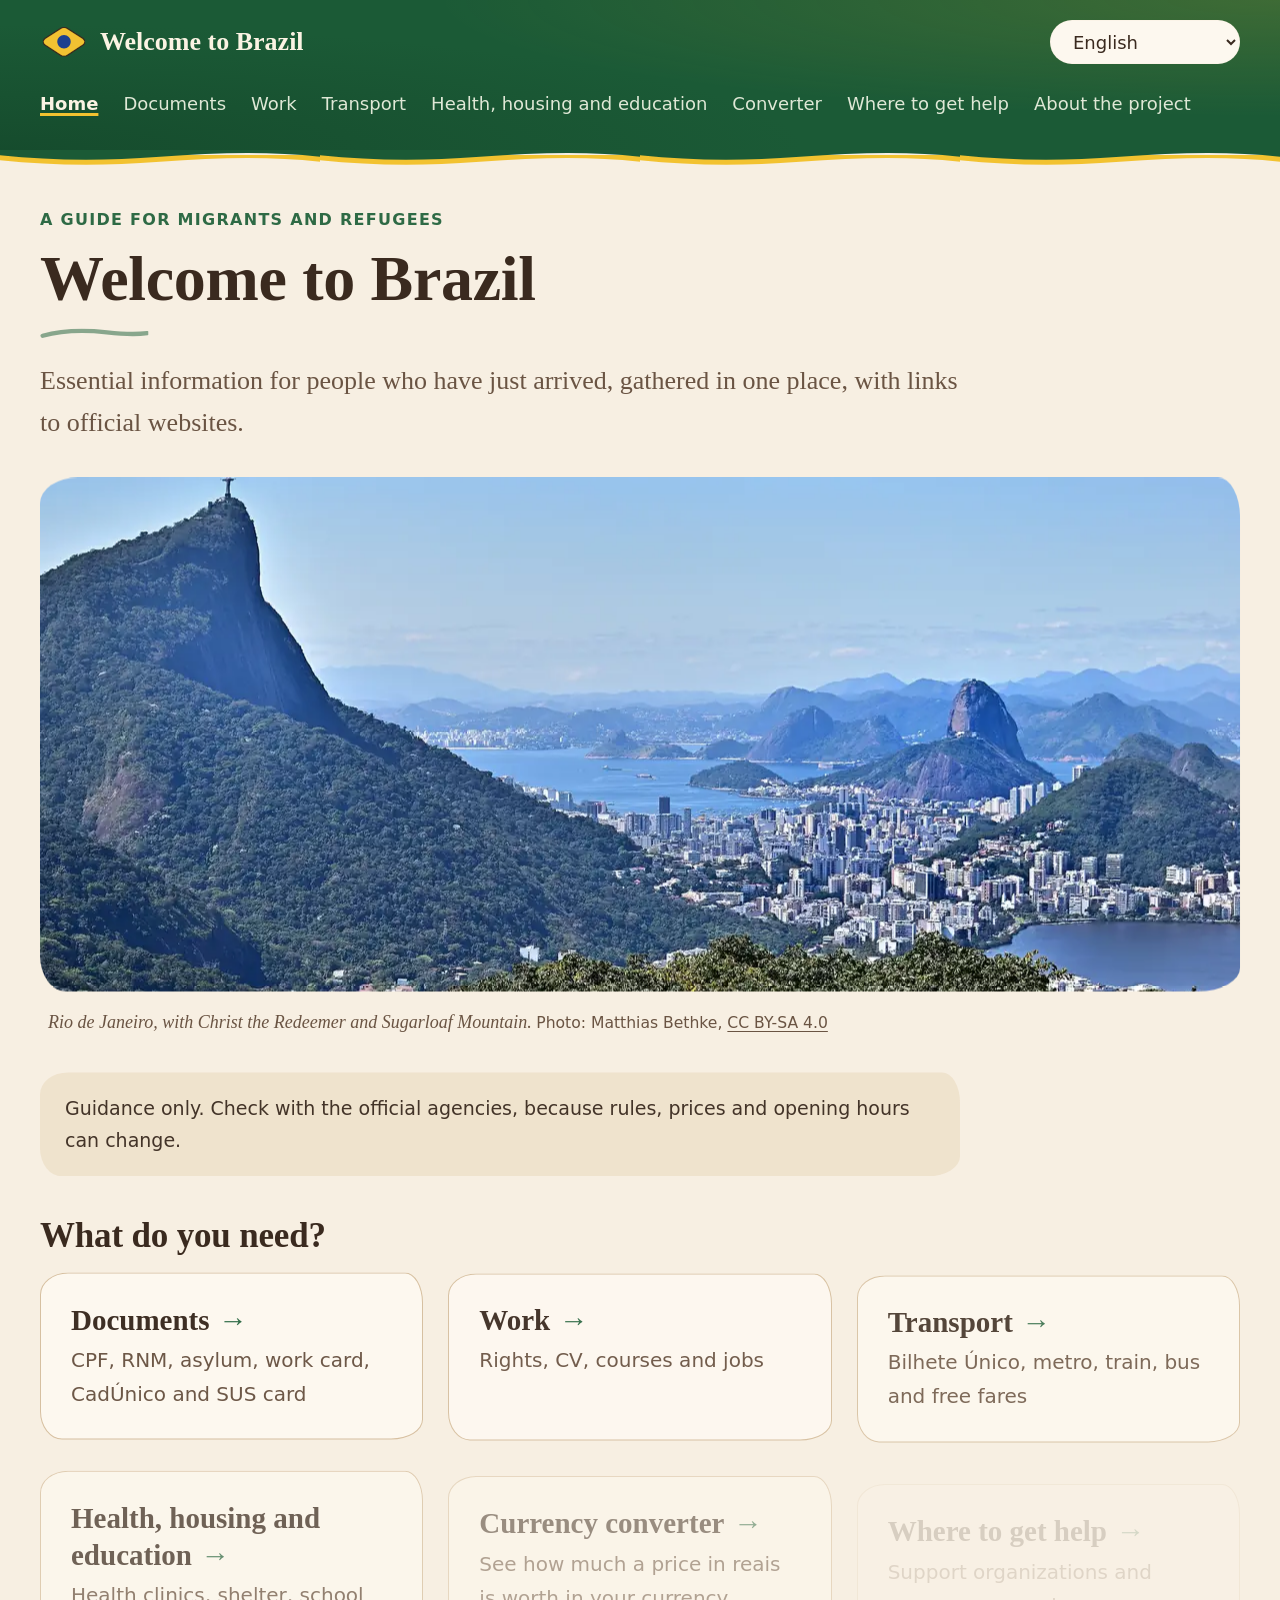
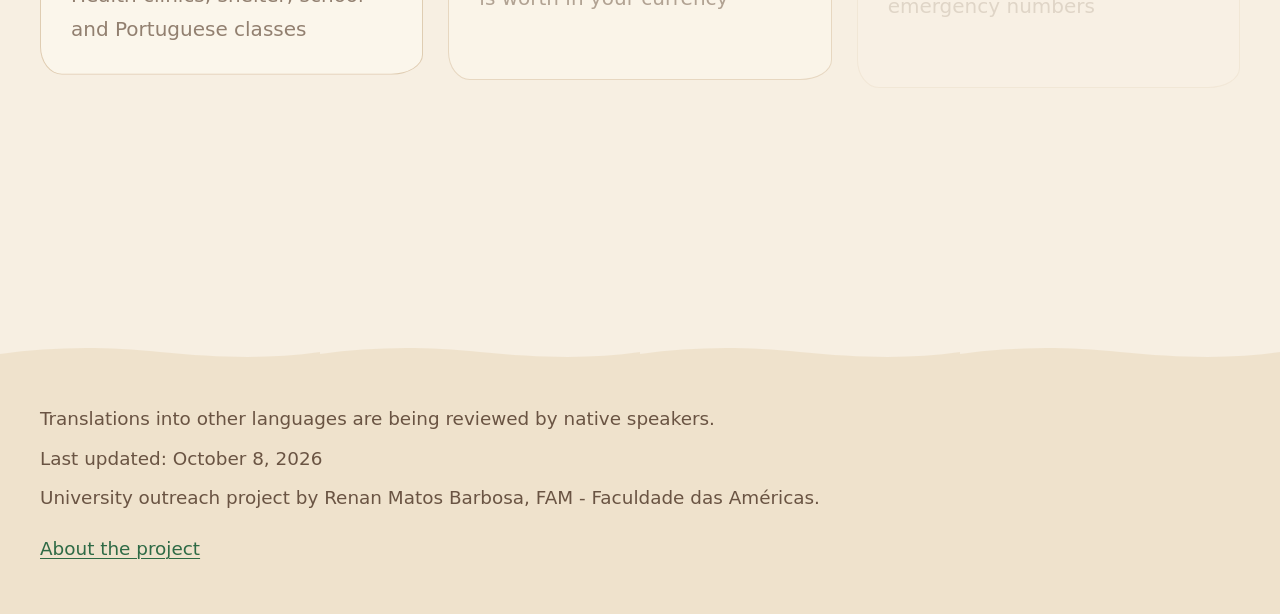
<file: index.html>
<!doctype html>
<html lang="pt" dir="ltr">
<head>
  <meta charset="utf-8">
  <meta name="viewport" content="width=device-width, initial-scale=1">
  <title data-i18n="home.meta.title">Bem-vindo ao Brasil | Guia para migrantes e refugiados</title>
  <meta name="description" content="Guia com informações essenciais para migrantes e refugiados recém-chegados: documentos, trabalho, transporte, saúde, moradia, educação e onde buscar ajuda." data-i18n-attr="content:home.meta.desc">
  <meta name="color-scheme" content="light">
  <meta name="theme-color" content="#1b5a36">
  <link rel="icon" href="data:image/svg+xml,%3Csvg xmlns='http://www.w3.org/2000/svg' viewBox='0 0 32 24'%3E%3Cpath d='M14 2.4a3.2 3.2 0 0 1 4 0l11.6 7.2a3 3 0 0 1 0 4.8L18 21.6a3.2 3.2 0 0 1-4 0L2.4 14.4a3 3 0 0 1 0-4.8z' fill='%23f2c230'/%3E%3Ccircle cx='16' cy='12' r='5' fill='%231f3f8f'/%3E%3C/svg%3E">
  <link rel="stylesheet" href="css/style.css">
  <script src="js/main.js"></script>
  <script src="js/i18n.js" defer></script>
</head>
<body>
  <a class="skip-link" href="#conteudo" data-i18n="common.skip">Pular para o conteúdo</a>
  <header class="site-header">
    <div class="container header-inner">
      <a class="brand" href="index.html"><svg class="brand-mark" viewBox="0 0 40 28" aria-hidden="true" focusable="false"><defs><filter id="mark-outline" x="-15%" y="-15%" width="130%" height="130%"><feMorphology in="SourceAlpha" operator="dilate" radius="0.6" result="grow"/><feFlood class="mark-ink"/><feComposite in2="grow" operator="in" result="ink"/><feMerge><feMergeNode in="ink"/><feMergeNode in="SourceGraphic"/></feMerge></filter></defs><g filter="url(#mark-outline)"><g class="mark-g"><path class="mark-a" fill-rule="evenodd" d="M17.6 3.3 Q20 1.8 22.4 3.3 L35.4 11.7 Q38.3 14 35.4 16.3 L22.4 24.7 Q20 26.2 17.6 24.7 L4.6 16.3 Q1.7 14 4.6 11.7 Z"/><path class="mark-b" fill-rule="evenodd" d="M14.40 14.00 C14.40 10.91 16.91 8.40 20.00 8.40 C23.09 8.40 25.60 10.91 25.60 14.00 C25.60 17.09 23.09 19.60 20.00 19.60 C16.91 19.60 14.40 17.09 14.40 14.00 Z"/></g></g></svg><span data-i18n="site.name">Bem-vindo ao Brasil</span></a>
      <div class="header-tools">
        <div class="lang-field">
          <label class="visually-hidden" for="lang-select" data-i18n="common.language">Idioma</label>
          <select id="lang-select" data-lang-select><option value="pt" lang="pt" dir="ltr" selected>Português</option><option value="es" lang="es" dir="ltr">Español</option><option value="en" lang="en" dir="ltr">English</option><option value="fr" lang="fr" dir="ltr">Français</option><option value="ar" lang="ar" dir="rtl">العربية</option><option value="ht" lang="ht" dir="ltr">Kreyòl ayisyen</option></select>
        </div>
        <button type="button" class="menu-toggle" aria-expanded="false" aria-controls="site-nav"><span data-i18n="common.menu">Menu</span></button>
      </div>
    </div>
    <nav id="site-nav" class="site-nav" aria-label="Menu principal" data-i18n-attr="aria-label:common.mainMenu">
      <div class="container">
        <ul>
          <li><a href="index.html" aria-current="page"><span data-i18n="nav.home">Início</span></a></li>
          <li><a href="documentos.html"><span data-i18n="nav.docs">Documentos</span></a></li>
          <li><a href="trabalho.html"><span data-i18n="nav.work">Trabalho</span></a></li>
          <li><a href="transporte.html"><span data-i18n="nav.transport">Transporte</span></a></li>
          <li><a href="saude-moradia.html"><span data-i18n="nav.life">Saúde, moradia e educação</span></a></li>
          <li><a href="conversor.html"><span data-i18n="nav.converter">Conversor</span></a></li>
          <li><a href="ajuda.html"><span data-i18n="nav.help">Onde buscar ajuda</span></a></li>
          <li><a href="sobre.html"><span data-i18n="nav.about">Sobre o projeto</span></a></li>
        </ul>
      </div>
    </nav>
  </header>
  <main id="conteudo" tabindex="-1">
    <div class="container">
      <section class="hero" aria-labelledby="home-title">
        <p class="kicker" data-i18n="home.kicker">Guia para migrantes e refugiados</p>
        <h1 id="home-title" data-i18n="home.title">Bem-vindo ao Brasil</h1>
        <p class="lead" data-i18n="home.lead">Informações essenciais para quem acabou de chegar, reunidas em um só lugar e com links para os sites oficiais.</p>
      </section>
      <figure class="photo">
        <img src="img/inicio-1200.webp" srcset="img/inicio-640.webp 640w, img/inicio-1200.webp 1200w, img/inicio-1800.webp 1800w" sizes="(min-width: 64em) min(68rem, 100vw), (min-width: 46rem) 42rem, 100vw" width="1200" height="675" fetchpriority="high" alt="Vista do Rio de Janeiro com o Cristo Redentor, à esquerda, e o Pão de Açúcar ao fundo" data-i18n-attr="alt:photos.inicio.alt" decoding="async">
        <figcaption><span data-i18n="photos.inicio.caption">Rio de Janeiro, com o Cristo Redentor e o Pão de Açúcar.</span> <span class="credit"><span data-i18n="common.photo">Foto:</span> Matthias Bethke, <a href="https://commons.wikimedia.org/wiki/File:20170825_Blick_auf_den_Corcovado_und_den_P%C3%A3o_de_A%C3%A7%C3%BAcar.jpg">CC BY-SA 4.0</a></span></figcaption>
      </figure>
      <div class="notice" role="note"><p data-i18n="common.notice">Informação de orientação. Confirme nos órgãos oficiais, pois regras, valores e horários podem mudar.</p></div>
      <section aria-labelledby="home-sections">
        <h2 id="home-sections" data-i18n="home.sectionsTitle">Do que você precisa?</h2>
        <ul class="posts">
          <li><a class="post" href="documentos.html"><span class="post-title" data-i18n="nav.docs">Documentos</span><span class="post-desc" data-i18n="home.tiles.docs">CPF, RNM, refúgio, Carteira de Trabalho, CadÚnico e Cartão SUS</span></a></li>
          <li><a class="post" href="trabalho.html"><span class="post-title" data-i18n="nav.work">Trabalho</span><span class="post-desc" data-i18n="home.tiles.work">Direitos, currículo, cursos e vagas</span></a></li>
          <li><a class="post" href="transporte.html"><span class="post-title" data-i18n="nav.transport">Transporte</span><span class="post-desc" data-i18n="home.tiles.transport">Bilhete Único, metrô, trem, ônibus e gratuidades</span></a></li>
          <li><a class="post" href="saude-moradia.html"><span class="post-title" data-i18n="nav.life">Saúde, moradia e educação</span><span class="post-desc" data-i18n="home.tiles.life">UBS, abrigo, escola e aulas de português</span></a></li>
          <li><a class="post" href="conversor.html"><span class="post-title" data-i18n="converter.title">Conversor de moeda</span><span class="post-desc" data-i18n="home.tiles.converter">Veja quanto um preço em reais vale na sua moeda</span></a></li>
          <li><a class="post" href="ajuda.html"><span class="post-title" data-i18n="nav.help">Onde buscar ajuda</span><span class="post-desc" data-i18n="home.tiles.help">Entidades de apoio e telefones de emergência</span></a></li>
          <li><a class="post" href="sobre.html"><span class="post-title" data-i18n="nav.about">Sobre o projeto</span><span class="post-desc" data-i18n="home.tiles.about">Quem fez, objetivo e aviso legal</span></a></li>
        </ul>
      </section>
    </div>
  </main>
  <footer class="site-footer">
    <div class="container">
      <p data-i18n="footer.translations">As traduções para outros idiomas estão em revisão por falantes nativos.</p>
      <p><span data-i18n="footer.updated">Última atualização:</span> <time datetime="2026-10-08" data-i18n="footer.updatedDate">8 de outubro de 2026</time></p>
      <p data-i18n="footer.project">Projeto de extensão universitária de Renan Matos Barbosa, FAM - Faculdade das Américas.</p>
      <ul class="footer-links">
        <li><a href="sobre.html" data-i18n="nav.about">Sobre o projeto</a></li>
      </ul>
    </div>
  </footer>
</body>
</html>
</file>
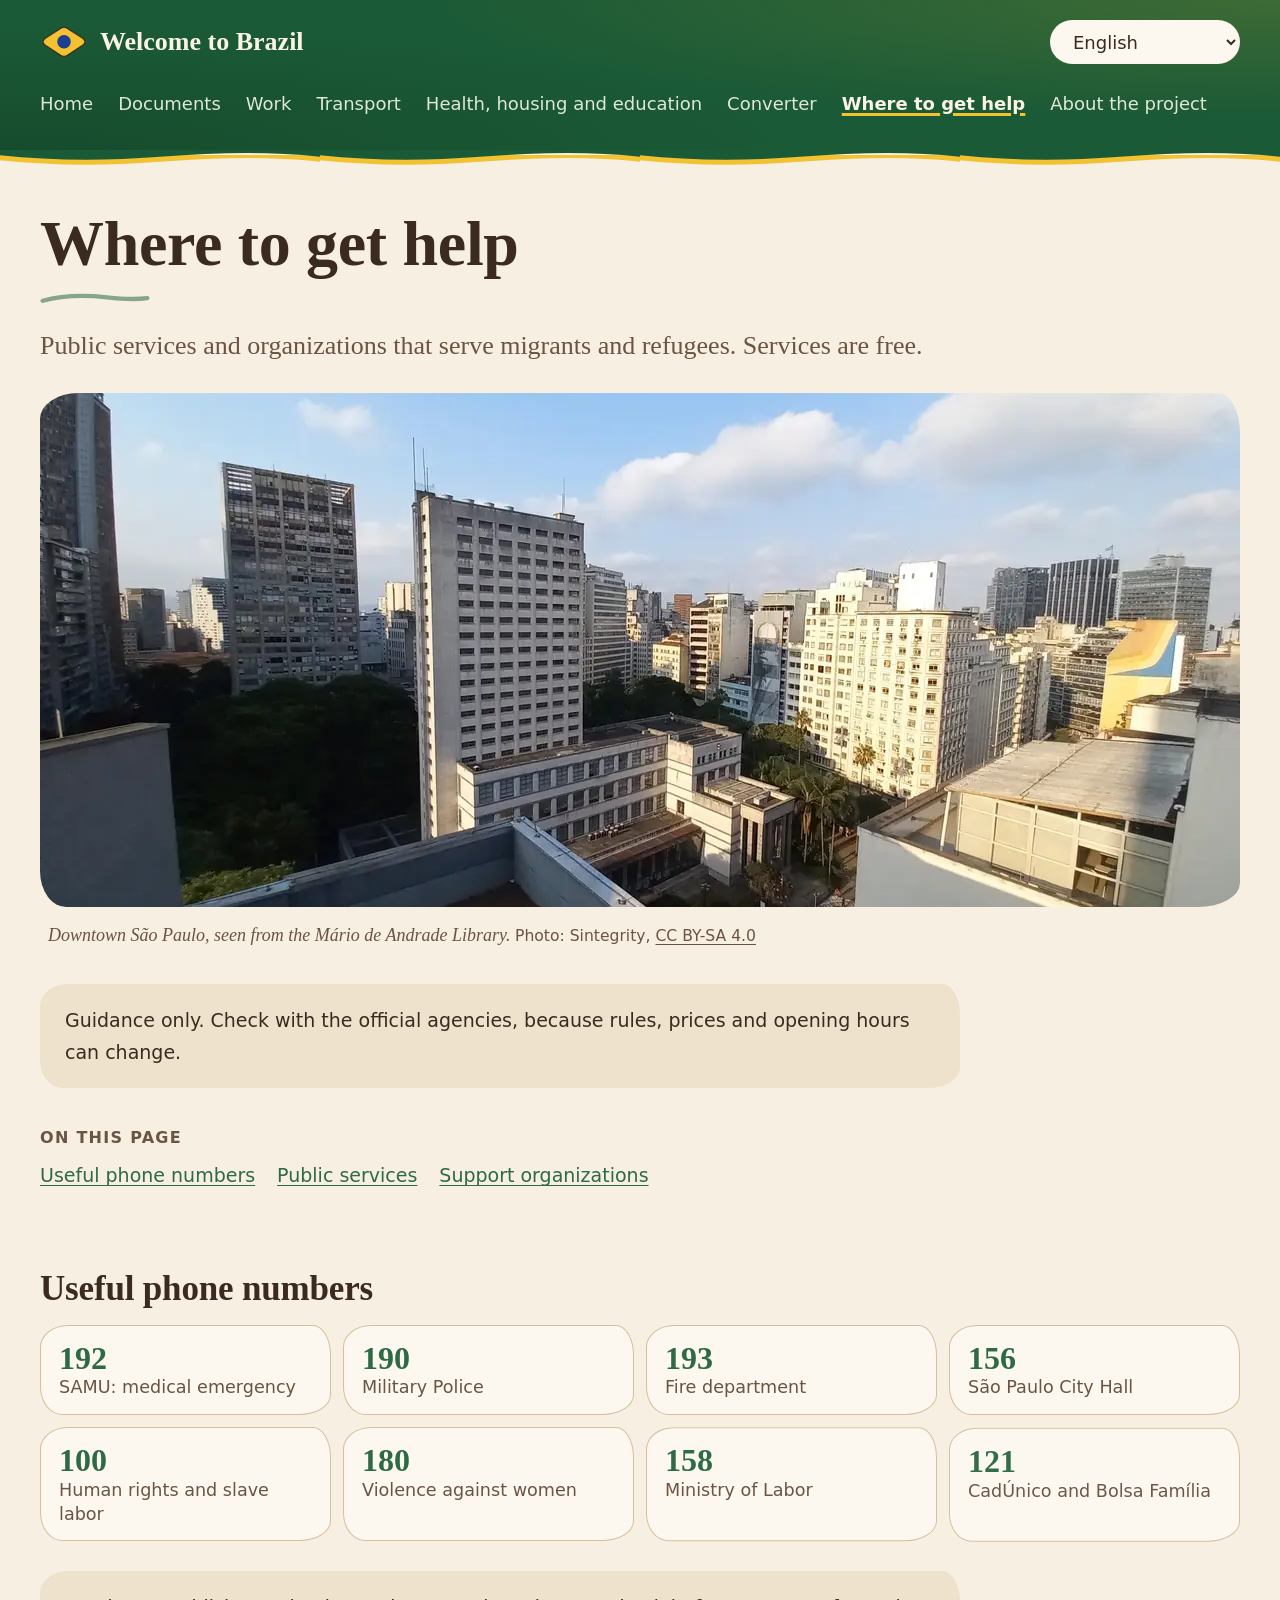
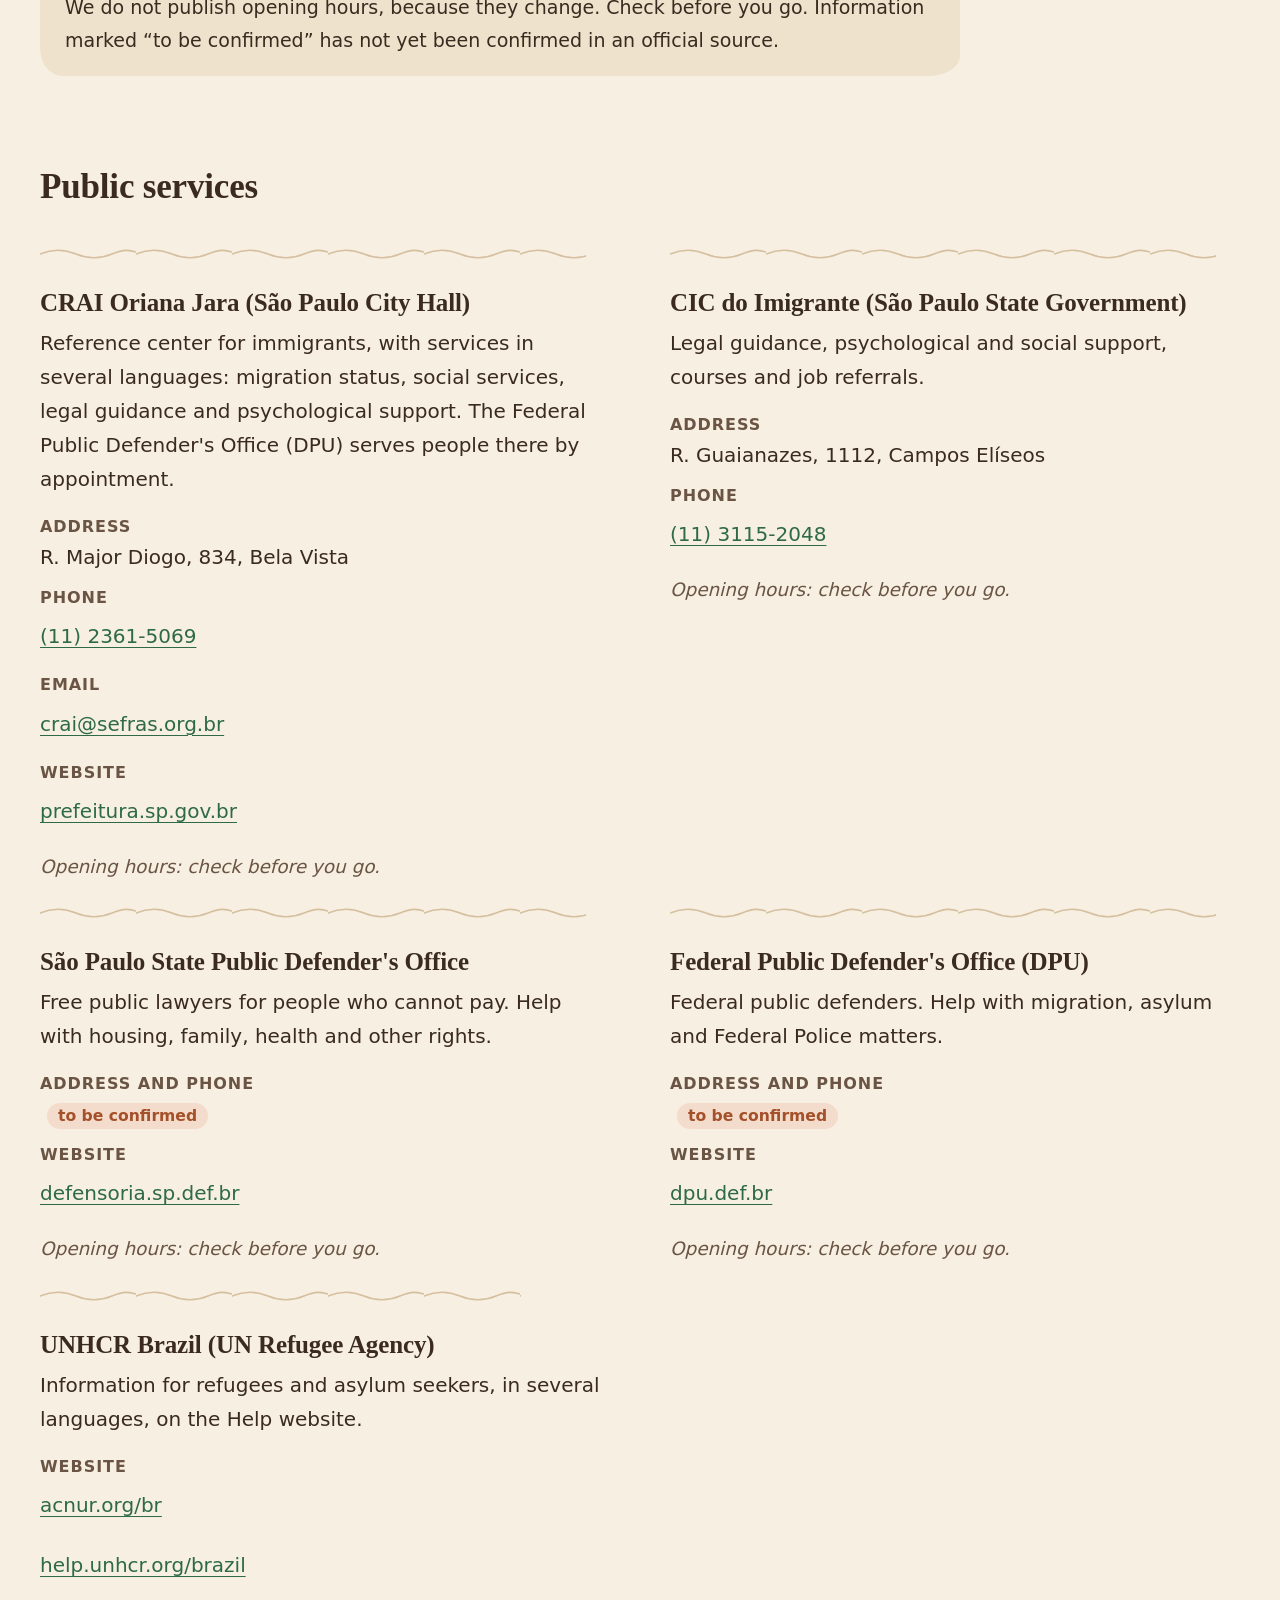
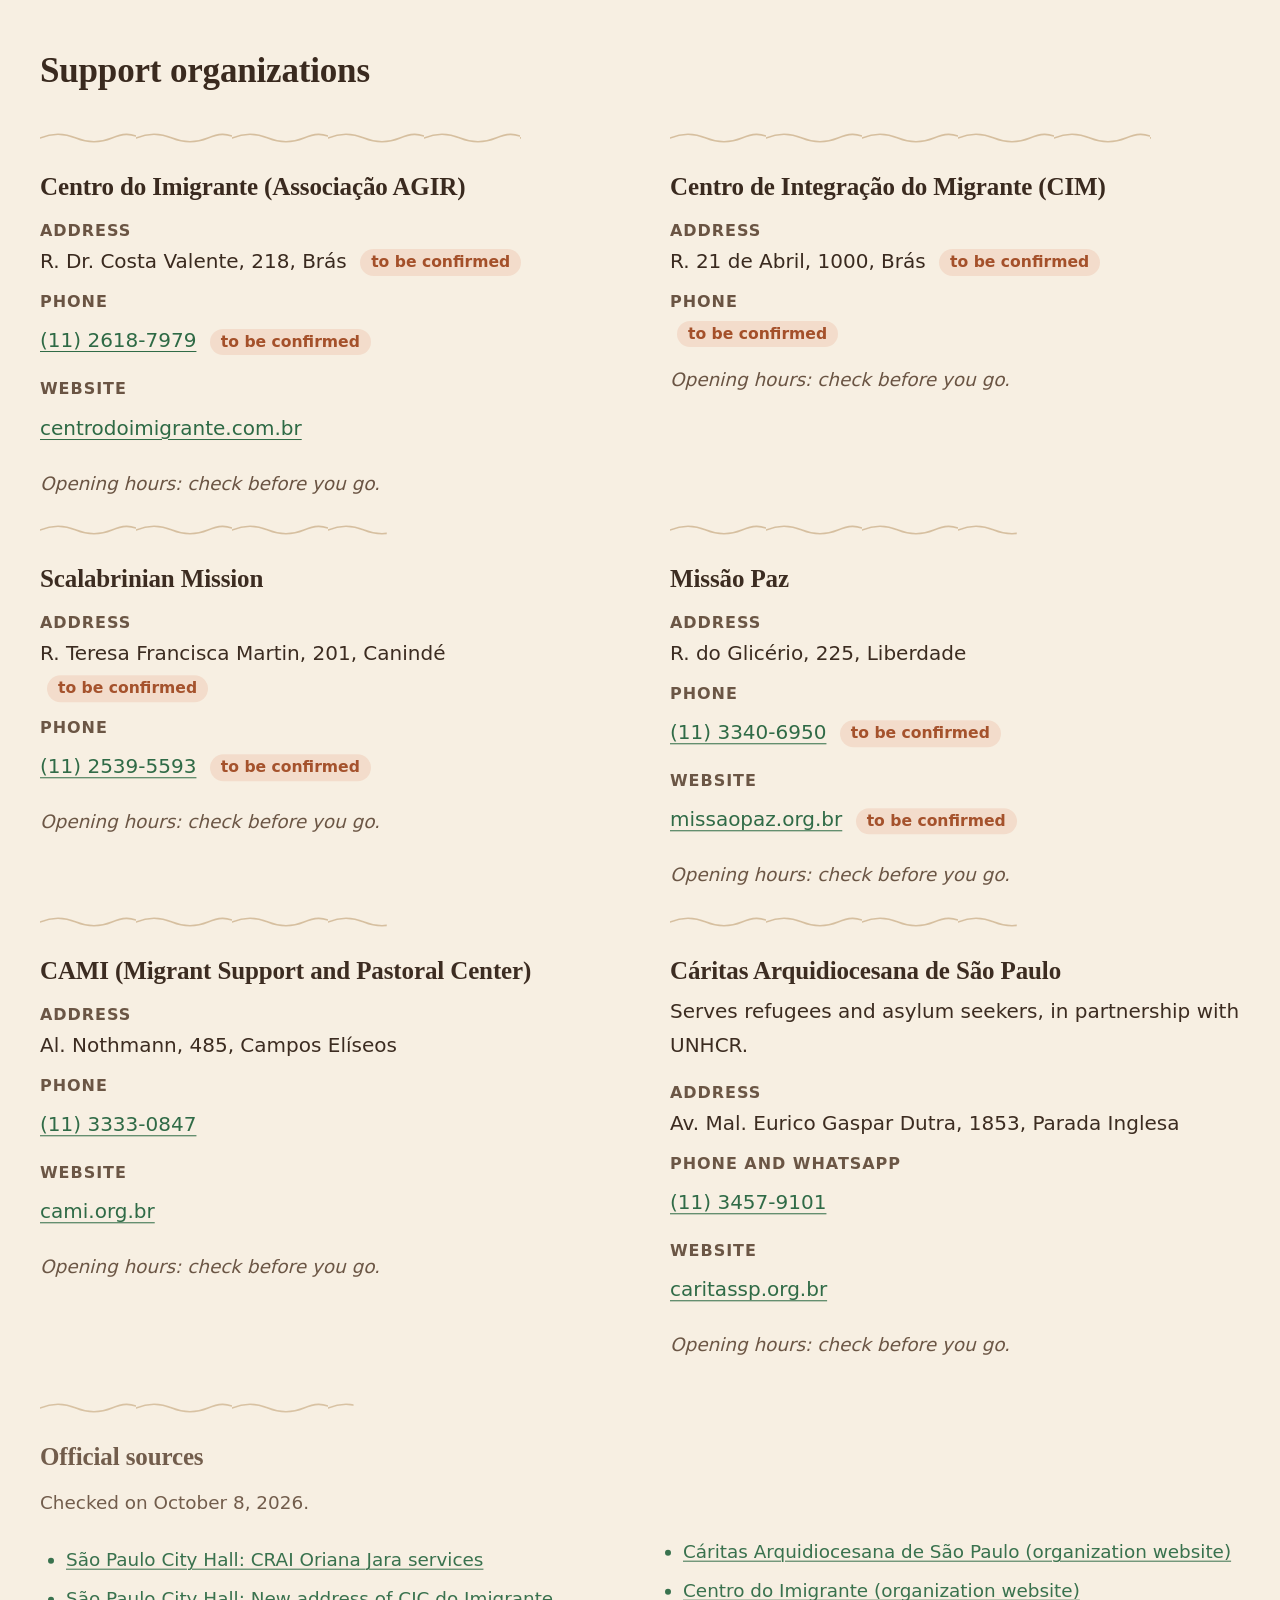
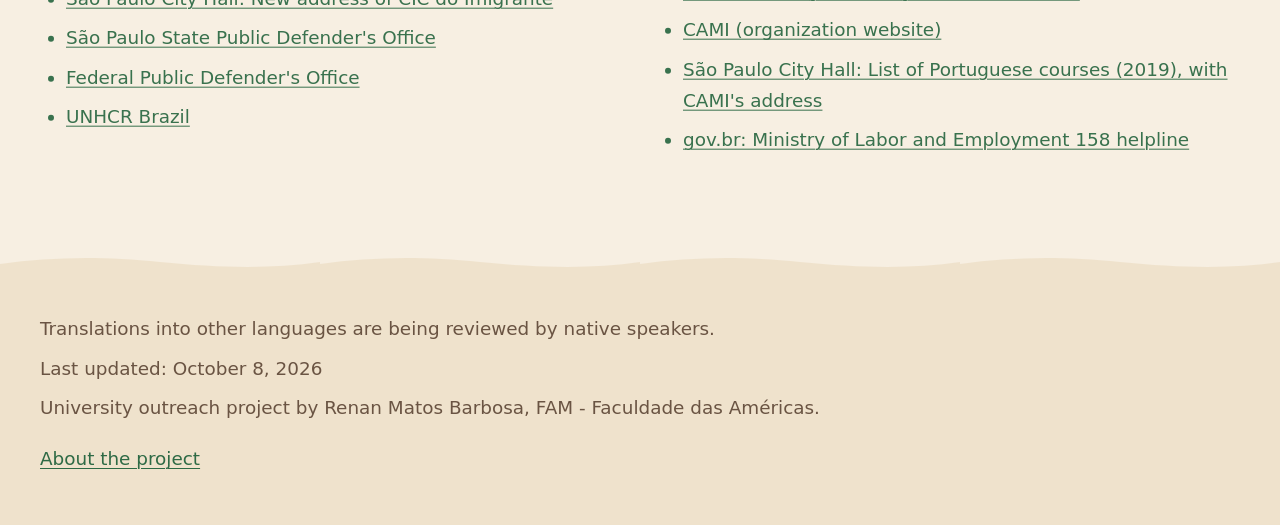
<file: ajuda.html>
<!doctype html>
<html lang="pt" dir="ltr">
<head>
  <meta charset="utf-8">
  <meta name="viewport" content="width=device-width, initial-scale=1">
  <title data-i18n="help.meta.title">Onde buscar ajuda | Bem-vindo ao Brasil</title>
  <meta name="description" content="Telefones de emergência e entidades que atendem migrantes e refugiados em São Paulo, com endereço, telefone e site." data-i18n-attr="content:help.meta.desc">
  <meta name="color-scheme" content="light">
  <meta name="theme-color" content="#1b5a36">
  <link rel="icon" href="data:image/svg+xml,%3Csvg xmlns='http://www.w3.org/2000/svg' viewBox='0 0 32 24'%3E%3Cpath d='M14 2.4a3.2 3.2 0 0 1 4 0l11.6 7.2a3 3 0 0 1 0 4.8L18 21.6a3.2 3.2 0 0 1-4 0L2.4 14.4a3 3 0 0 1 0-4.8z' fill='%23f2c230'/%3E%3Ccircle cx='16' cy='12' r='5' fill='%231f3f8f'/%3E%3C/svg%3E">
  <link rel="stylesheet" href="css/style.css">
  <script src="js/main.js"></script>
  <script src="js/i18n.js" defer></script>
</head>
<body>
  <a class="skip-link" href="#conteudo" data-i18n="common.skip">Pular para o conteúdo</a>
  <header class="site-header">
    <div class="container header-inner">
      <a class="brand" href="index.html"><svg class="brand-mark" viewBox="0 0 40 28" aria-hidden="true" focusable="false"><defs><filter id="mark-outline" x="-15%" y="-15%" width="130%" height="130%"><feMorphology in="SourceAlpha" operator="dilate" radius="0.6" result="grow"/><feFlood class="mark-ink"/><feComposite in2="grow" operator="in" result="ink"/><feMerge><feMergeNode in="ink"/><feMergeNode in="SourceGraphic"/></feMerge></filter></defs><g filter="url(#mark-outline)"><g class="mark-g"><path class="mark-a" fill-rule="evenodd" d="M17.6 3.3 Q20 1.8 22.4 3.3 L35.4 11.7 Q38.3 14 35.4 16.3 L22.4 24.7 Q20 26.2 17.6 24.7 L4.6 16.3 Q1.7 14 4.6 11.7 Z"/><path class="mark-b" fill-rule="evenodd" d="M14.40 14.00 C14.40 10.91 16.91 8.40 20.00 8.40 C23.09 8.40 25.60 10.91 25.60 14.00 C25.60 17.09 23.09 19.60 20.00 19.60 C16.91 19.60 14.40 17.09 14.40 14.00 Z"/></g></g></svg><span data-i18n="site.name">Bem-vindo ao Brasil</span></a>
      <div class="header-tools">
        <div class="lang-field">
          <label class="visually-hidden" for="lang-select" data-i18n="common.language">Idioma</label>
          <select id="lang-select" data-lang-select><option value="pt" lang="pt" dir="ltr" selected>Português</option><option value="es" lang="es" dir="ltr">Español</option><option value="en" lang="en" dir="ltr">English</option><option value="fr" lang="fr" dir="ltr">Français</option><option value="ar" lang="ar" dir="rtl">العربية</option><option value="ht" lang="ht" dir="ltr">Kreyòl ayisyen</option></select>
        </div>
        <button type="button" class="menu-toggle" aria-expanded="false" aria-controls="site-nav"><span data-i18n="common.menu">Menu</span></button>
      </div>
    </div>
    <nav id="site-nav" class="site-nav" aria-label="Menu principal" data-i18n-attr="aria-label:common.mainMenu">
      <div class="container">
        <ul>
          <li><a href="index.html"><span data-i18n="nav.home">Início</span></a></li>
          <li><a href="documentos.html"><span data-i18n="nav.docs">Documentos</span></a></li>
          <li><a href="trabalho.html"><span data-i18n="nav.work">Trabalho</span></a></li>
          <li><a href="transporte.html"><span data-i18n="nav.transport">Transporte</span></a></li>
          <li><a href="saude-moradia.html"><span data-i18n="nav.life">Saúde, moradia e educação</span></a></li>
          <li><a href="conversor.html"><span data-i18n="nav.converter">Conversor</span></a></li>
          <li><a href="ajuda.html" aria-current="page"><span data-i18n="nav.help">Onde buscar ajuda</span></a></li>
          <li><a href="sobre.html"><span data-i18n="nav.about">Sobre o projeto</span></a></li>
        </ul>
      </div>
    </nav>
  </header>
  <main id="conteudo" tabindex="-1">
    <div class="container">
      <h1 class="page-title"><span data-i18n="help.title">Onde buscar ajuda</span></h1>
      <p class="lead" data-i18n="help.lead">Serviços públicos e organizações que atendem migrantes e refugiados. O atendimento é gratuito.</p>
      <figure class="photo">
        <img src="img/ajuda-1200.webp" srcset="img/ajuda-640.webp 640w, img/ajuda-1200.webp 1200w, img/ajuda-1800.webp 1800w" sizes="(min-width: 64em) min(68rem, 100vw), (min-width: 46rem) 42rem, 100vw" width="1200" height="675" fetchpriority="high" alt="Prédios do centro de São Paulo em um dia de céu azul" data-i18n-attr="alt:photos.ajuda.alt" decoding="async">
        <figcaption><span data-i18n="photos.ajuda.caption">Centro de São Paulo, visto da Biblioteca Mário de Andrade.</span> <span class="credit"><span data-i18n="common.photo">Foto:</span> Sintegrity, <a href="https://commons.wikimedia.org/wiki/File:S%C3%A3o_Paulo_-_Biblioteca_M%C3%A1rio_de_Andrade_(1).jpg">CC BY-SA 4.0</a></span></figcaption>
      </figure>
      <div class="notice" role="note"><p data-i18n="common.notice">Informação de orientação. Confirme nos órgãos oficiais, pois regras, valores e horários podem mudar.</p></div>
      <nav class="toc" aria-labelledby="help-toc">
        <h2 id="help-toc" class="toc-title" data-i18n="common.onThisPage">Nesta página</h2>
        <ul>
          <li><a href="#telefones" data-i18n="help.phones.title">Telefones úteis</a></li>
          <li><a href="#publicos" data-i18n="help.public.title">Serviços públicos</a></li>
          <li><a href="#entidades" data-i18n="help.ngo.title">Organizações de apoio</a></li>
        </ul>
      </nav>

      <section id="telefones" aria-labelledby="tel-h">
        <h2 id="tel-h" class="section-title"><span data-i18n="help.phones.title">Telefones úteis</span></h2>
        <ul class="phones">
          <li><a href="tel:192"><strong>192</strong><span data-i18n="help.phones.192">SAMU: emergência médica</span></a></li>
          <li><a href="tel:190"><strong>190</strong><span data-i18n="help.phones.190">Polícia Militar</span></a></li>
          <li><a href="tel:193"><strong>193</strong><span data-i18n="help.phones.193">Bombeiros</span></a></li>
          <li><a href="tel:156"><strong>156</strong><span data-i18n="help.phones.156">Prefeitura de São Paulo</span></a></li>
          <li><a href="tel:100"><strong>100</strong><span data-i18n="help.phones.100">Direitos humanos e trabalho escravo</span></a></li>
          <li><a href="tel:180"><strong>180</strong><span data-i18n="help.phones.180">Violência contra a mulher</span></a></li>
          <li><a href="tel:158"><strong>158</strong><span data-i18n="help.phones.158">Ministério do Trabalho</span></a></li>
          <li><a href="tel:121"><strong>121</strong><span data-i18n="help.phones.121">CadÚnico e Bolsa Família</span></a></li>
        </ul>
      </section>

      <div class="notice" role="note"><p data-i18n="help.hours">Não publicamos horários de atendimento, porque eles mudam. Confirme antes de ir. Dados marcados com “verificar” ainda não foram confirmados em fonte oficial.</p></div>

      <section id="publicos" aria-labelledby="pub-h">
        <h2 id="pub-h" class="section-title"><span data-i18n="help.public.title">Serviços públicos</span></h2>
        <div class="entities">
          <article class="card entity" aria-labelledby="crai-h">
            <h3 id="crai-h" data-i18n="help.crai.name">CRAI Oriana Jara (Prefeitura de São Paulo)</h3>
            <p data-i18n="help.crai.desc">Centro de referência para imigrantes, com atendimento em vários idiomas: regularização migratória, serviço social, orientação jurídica e apoio psicológico. A Defensoria Pública da União atende lá com agendamento.</p>
            <dl class="contact">
              <dt><span data-i18n="common.address">Endereço</span></dt>
              <dd>R. Major Diogo, 834, Bela Vista</dd>
              <dt><span data-i18n="common.phone">Telefone</span></dt>
              <dd><a href="tel:+551123615069">(11) 2361-5069</a></dd>
              <dt><span data-i18n="common.email">E-mail</span></dt>
              <dd><a href="mailto:crai@sefras.org.br">crai@sefras.org.br</a></dd>
              <dt><span data-i18n="common.site">Site</span></dt>
              <dd><a href="https://prefeitura.sp.gov.br/web/imigrantes_e_trabalho_decente/w/crai/186981">prefeitura.sp.gov.br</a></dd>
            </dl>
            <p class="hours" data-i18n="common.confirm">Horário: confirme antes de ir.</p>
          </article>

          <article class="card entity" aria-labelledby="cic-h">
            <h3 id="cic-h" data-i18n="help.cic.name">CIC do Imigrante (Governo do Estado de São Paulo)</h3>
            <p data-i18n="help.cic.desc">Orientação jurídica, apoio psicológico e social, cursos e encaminhamento para emprego.</p>
            <dl class="contact">
              <dt><span data-i18n="common.address">Endereço</span></dt>
              <dd>R. Guaianazes, 1112, Campos Elíseos</dd>
              <dt><span data-i18n="common.phone">Telefone</span></dt>
              <dd><a href="tel:+551131152048">(11) 3115-2048</a></dd>
            </dl>
            <p class="hours" data-i18n="common.confirm">Horário: confirme antes de ir.</p>
          </article>

          <article class="card entity" aria-labelledby="dpe-h">
            <h3 id="dpe-h" data-i18n="help.dpe.name">Defensoria Pública do Estado de São Paulo</h3>
            <p data-i18n="help.dpe.desc">Advogados públicos e gratuitos para quem não pode pagar. Ajuda com moradia, família, saúde e outros direitos.</p>
            <dl class="contact">
              <dt><span data-i18n="help.dpe.contact">Endereço e telefone</span></dt>
              <dd><span class="verify" data-i18n="common.verify">verificar</span></dd>
              <dt><span data-i18n="common.site">Site</span></dt>
              <dd><a href="https://www.defensoria.sp.def.br/">defensoria.sp.def.br</a></dd>
            </dl>
            <p class="hours" data-i18n="common.confirm">Horário: confirme antes de ir.</p>
          </article>

          <article class="card entity" aria-labelledby="dpu-h">
            <h3 id="dpu-h" data-i18n="help.dpu.name">Defensoria Pública da União (DPU)</h3>
            <p data-i18n="help.dpu.desc">Defensoria federal. Ajuda em temas de migração, refúgio e Polícia Federal.</p>
            <dl class="contact">
              <dt><span data-i18n="help.dpe.contact">Endereço e telefone</span></dt>
              <dd><span class="verify" data-i18n="common.verify">verificar</span></dd>
              <dt><span data-i18n="common.site">Site</span></dt>
              <dd><a href="https://www.dpu.def.br/">dpu.def.br</a></dd>
            </dl>
            <p class="hours" data-i18n="common.confirm">Horário: confirme antes de ir.</p>
          </article>

          <article class="card entity" aria-labelledby="acnur-h">
            <h3 id="acnur-h" data-i18n="help.acnur.name">ACNUR Brasil (Agência da ONU para Refugiados)</h3>
            <p data-i18n="help.acnur.desc">Informações para refugiados e solicitantes de refúgio, em vários idiomas, no site Help.</p>
            <dl class="contact">
              <dt><span data-i18n="common.site">Site</span></dt>
              <dd><a href="https://www.acnur.org/br">acnur.org/br</a></dd>
              <dd><a href="https://help.unhcr.org/brazil/">help.unhcr.org/brazil</a></dd>
            </dl>
          </article>
        </div>
      </section>

      <section id="entidades" aria-labelledby="ngo-h">
        <h2 id="ngo-h" class="section-title"><span data-i18n="help.ngo.title">Organizações de apoio</span></h2>
        <div class="entities">
          <article class="card entity" aria-labelledby="ci-h">
            <h3 id="ci-h" data-i18n="help.ci.name">Centro do Imigrante (Associação AGIR)</h3>
            <dl class="contact">
              <dt><span data-i18n="common.address">Endereço</span></dt>
              <dd>R. Dr. Costa Valente, 218, Brás <span class="verify" data-i18n="common.verify">verificar</span></dd>
              <dt><span data-i18n="common.phone">Telefone</span></dt>
              <dd><a href="tel:+551126187979">(11) 2618-7979</a> <span class="verify" data-i18n="common.verify">verificar</span></dd>
              <dt><span data-i18n="common.site">Site</span></dt>
              <dd><a href="https://centrodoimigrante.com.br/">centrodoimigrante.com.br</a></dd>
            </dl>
            <p class="hours" data-i18n="common.confirm">Horário: confirme antes de ir.</p>
          </article>

          <article class="card entity" aria-labelledby="cim-h">
            <h3 id="cim-h" data-i18n="help.cim.name">Centro de Integração do Migrante (CIM)</h3>
            <dl class="contact">
              <dt><span data-i18n="common.address">Endereço</span></dt>
              <dd>R. 21 de Abril, 1000, Brás <span class="verify" data-i18n="common.verify">verificar</span></dd>
              <dt><span data-i18n="common.phone">Telefone</span></dt>
              <dd><span class="verify" data-i18n="common.verify">verificar</span></dd>
            </dl>
            <p class="hours" data-i18n="common.confirm">Horário: confirme antes de ir.</p>
          </article>

          <article class="card entity" aria-labelledby="scal-h">
            <h3 id="scal-h" data-i18n="help.scal.name">Missão Scalabriniana</h3>
            <dl class="contact">
              <dt><span data-i18n="common.address">Endereço</span></dt>
              <dd>R. Teresa Francisca Martin, 201, Canindé <span class="verify" data-i18n="common.verify">verificar</span></dd>
              <dt><span data-i18n="common.phone">Telefone</span></dt>
              <dd><a href="tel:+551125395593">(11) 2539-5593</a> <span class="verify" data-i18n="common.verify">verificar</span></dd>
            </dl>
            <p class="hours" data-i18n="common.confirm">Horário: confirme antes de ir.</p>
          </article>

          <article class="card entity" aria-labelledby="paz-h">
            <h3 id="paz-h" data-i18n="help.paz.name">Missão Paz</h3>
            <dl class="contact">
              <dt><span data-i18n="common.address">Endereço</span></dt>
              <dd>R. do Glicério, 225, Liberdade</dd>
              <dt><span data-i18n="common.phone">Telefone</span></dt>
              <dd><a href="tel:+551133406950">(11) 3340-6950</a> <span class="verify" data-i18n="common.verify">verificar</span></dd>
              <dt><span data-i18n="common.site">Site</span></dt>
              <dd><a href="https://missaopaz.org.br/">missaopaz.org.br</a> <span class="verify" data-i18n="common.verify">verificar</span></dd>
            </dl>
            <p class="hours" data-i18n="common.confirm">Horário: confirme antes de ir.</p>
          </article>

          <article class="card entity" aria-labelledby="cami-h">
            <h3 id="cami-h" data-i18n="help.cami.name">CAMI (Centro de Apoio e Pastoral do Migrante)</h3>
            <dl class="contact">
              <dt><span data-i18n="common.address">Endereço</span></dt>
              <dd>Al. Nothmann, 485, Campos Elíseos</dd>
              <dt><span data-i18n="common.phone">Telefone</span></dt>
              <dd><a href="tel:+551133330847">(11) 3333-0847</a></dd>
              <dt><span data-i18n="common.site">Site</span></dt>
              <dd><a href="https://www.cami.org.br/">cami.org.br</a></dd>
            </dl>
            <p class="hours" data-i18n="common.confirm">Horário: confirme antes de ir.</p>
          </article>

          <article class="card entity" aria-labelledby="caritas-h">
            <h3 id="caritas-h" data-i18n="help.caritas.name">Cáritas Arquidiocesana de São Paulo</h3>
            <p data-i18n="help.caritas.desc">Atende refugiados e solicitantes de refúgio, em parceria com o ACNUR.</p>
            <dl class="contact">
              <dt><span data-i18n="common.address">Endereço</span></dt>
              <dd>Av. Mal. Eurico Gaspar Dutra, 1853, Parada Inglesa</dd>
              <dt><span data-i18n="help.caritas.phone">Telefone e WhatsApp</span></dt>
              <dd><a href="tel:+551134579101">(11) 3457-9101</a></dd>
              <dt><span data-i18n="common.site">Site</span></dt>
              <dd><a href="https://caritassp.org.br/">caritassp.org.br</a></dd>
            </dl>
            <p class="hours" data-i18n="common.confirm">Horário: confirme antes de ir.</p>
          </article>
        </div>
      </section>

      <section class="sources" aria-labelledby="src-h">
        <h2 id="src-h" data-i18n="common.sources">Fontes oficiais</h2>
        <p data-i18n="common.consulted">Consultado em 8 de outubro de 2026.</p>
        <ul>
          <li><a href="https://prefeitura.sp.gov.br/web/imigrantes_e_trabalho_decente/w/crai/186981" data-i18n="help.src.crai">Prefeitura de São Paulo: Atendimento CRAI Oriana Jara</a></li>
          <li><a href="https://prefeitura.sp.gov.br/web/se/w/o-centro-de-integra%C3%A7%C3%A3o-e-cidadania-imigrante-atender%C3%A1-em-novo-endere%C3%A7o-a-partir-de-21-de-julho" data-i18n="help.src.cic">Prefeitura de São Paulo: Novo endereço do CIC do Imigrante</a></li>
          <li><a href="https://www.defensoria.sp.def.br/" data-i18n="help.src.dpe">Defensoria Pública do Estado de São Paulo</a></li>
          <li><a href="https://www.dpu.def.br/" data-i18n="help.src.dpu">Defensoria Pública da União</a></li>
          <li><a href="https://www.acnur.org/br" data-i18n="help.src.acnur">ACNUR Brasil</a></li>
          <li><a href="https://caritassp.org.br/" data-i18n="help.src.caritas">Cáritas Arquidiocesana de São Paulo (site da entidade)</a></li>
          <li><a href="https://centrodoimigrante.com.br/" data-i18n="help.src.ci">Centro do Imigrante (site da entidade)</a></li>
          <li><a href="https://www.cami.org.br/" data-i18n="help.src.camiSite">CAMI (site da entidade)</a></li>
          <li><a href="https://www.prefeitura.sp.gov.br/cidade/secretarias/upload/direitos_humanos/MIGRANTES/Cursos%2011_01_2019%20FINAL(2).pdf" data-i18n="help.src.cami">Prefeitura de São Paulo: Mapeamento de cursos de português (2019), com endereço do CAMI</a></li>
          <li><a href="https://www.gov.br/pt-br/servicos/obter-a-carteira-de-trabalho" data-i18n="help.src.158">gov.br: Central 158 do Ministério do Trabalho e Emprego</a></li>
        </ul>
      </section>
    </div>
  </main>
  <footer class="site-footer">
    <div class="container">
      <p data-i18n="footer.translations">As traduções para outros idiomas estão em revisão por falantes nativos.</p>
      <p><span data-i18n="footer.updated">Última atualização:</span> <time datetime="2026-10-08" data-i18n="footer.updatedDate">8 de outubro de 2026</time></p>
      <p data-i18n="footer.project">Projeto de extensão universitária de Renan Matos Barbosa, FAM - Faculdade das Américas.</p>
      <ul class="footer-links">
        <li><a href="sobre.html" data-i18n="nav.about">Sobre o projeto</a></li>
      </ul>
    </div>
  </footer>
</body>
</html>
</file>
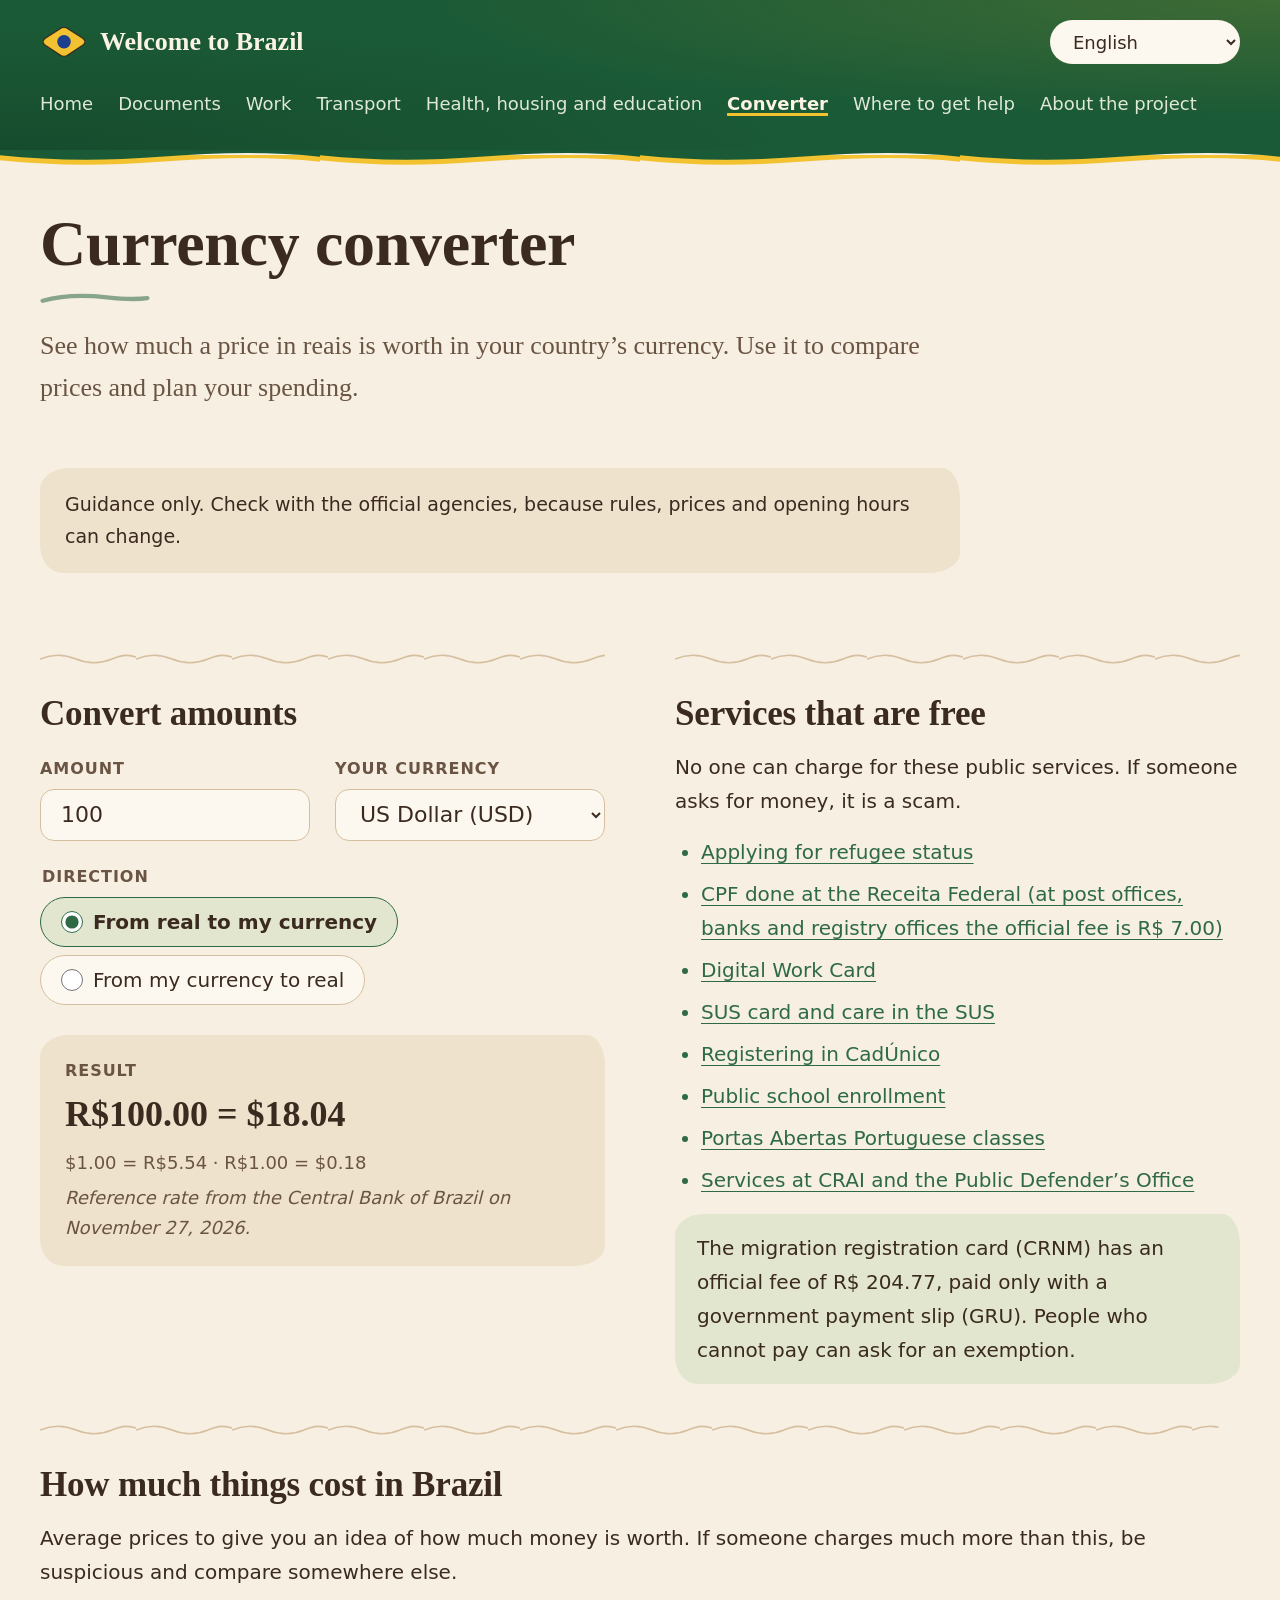
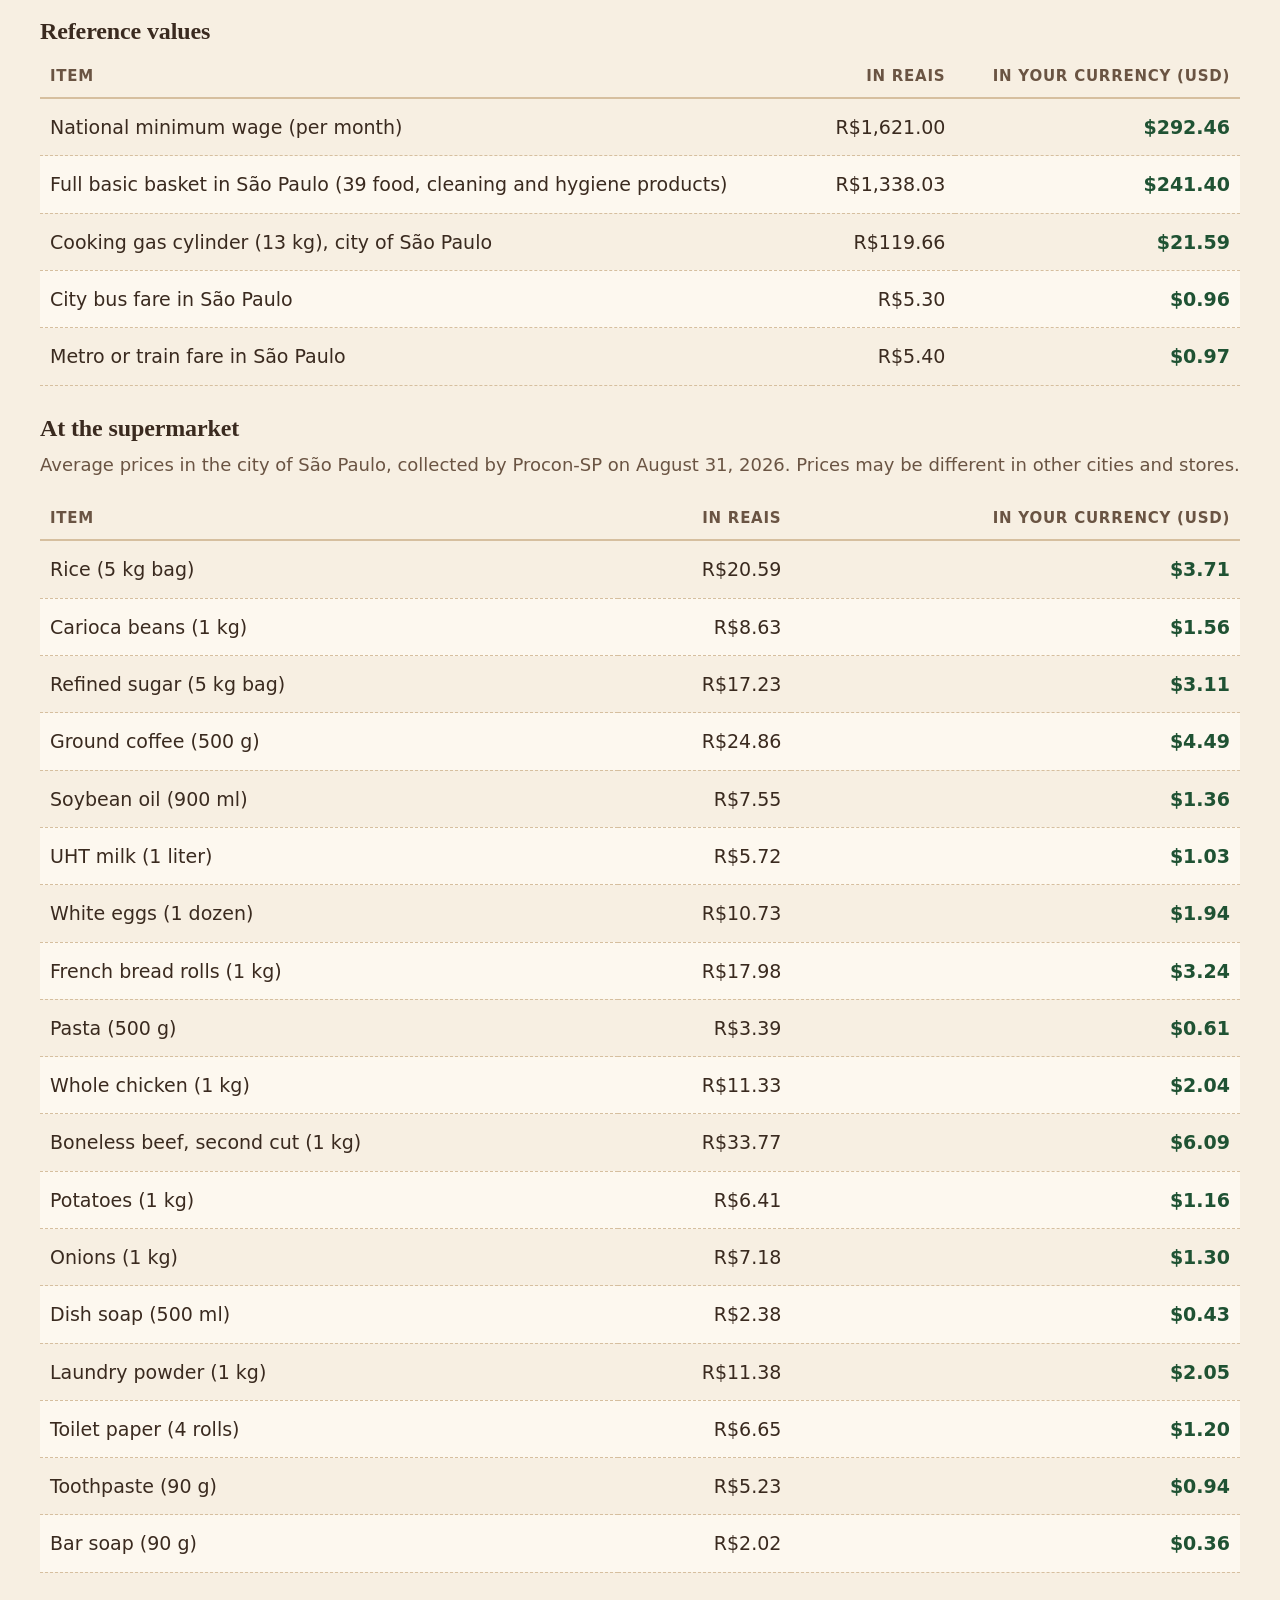
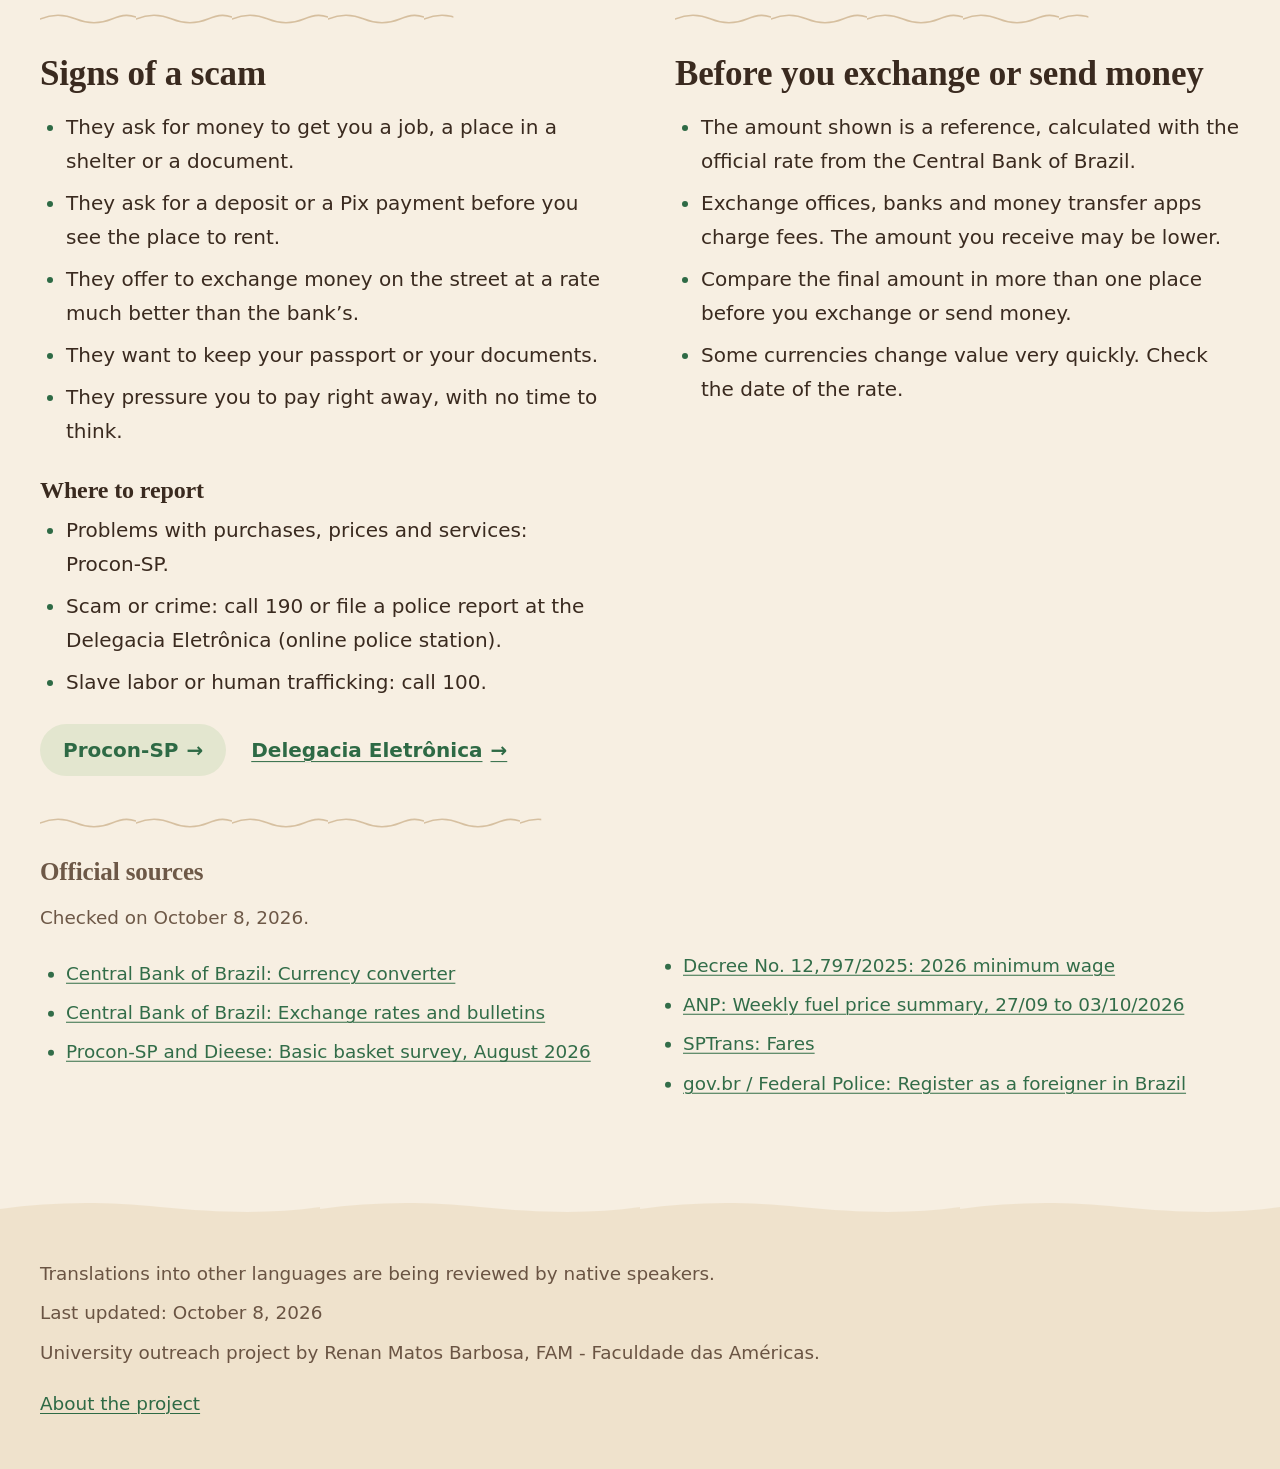
<file: conversor.html>
<!doctype html>
<html lang="pt" dir="ltr">
<head>
  <meta charset="utf-8">
  <meta name="viewport" content="width=device-width, initial-scale=1">
  <title data-i18n="converter.meta.title">Conversor de moeda | Bem-vindo ao Brasil</title>
  <meta name="description" content="Converta reais para a moeda do seu país e veja quanto você está gastando, com a cotação oficial do Banco Central do Brasil." data-i18n-attr="content:converter.meta.desc">
  <meta name="color-scheme" content="light">
  <meta name="theme-color" content="#1b5a36">
  <link rel="icon" href="data:image/svg+xml,%3Csvg xmlns='http://www.w3.org/2000/svg' viewBox='0 0 32 24'%3E%3Cpath d='M14 2.4a3.2 3.2 0 0 1 4 0l11.6 7.2a3 3 0 0 1 0 4.8L18 21.6a3.2 3.2 0 0 1-4 0L2.4 14.4a3 3 0 0 1 0-4.8z' fill='%23f2c230'/%3E%3Ccircle cx='16' cy='12' r='5' fill='%231f3f8f'/%3E%3C/svg%3E">
  <link rel="stylesheet" href="css/style.css">
  <script src="js/main.js"></script>
  <script src="js/i18n.js" defer></script>
  <script src="js/converter.js" defer></script>
</head>
<body>
  <a class="skip-link" href="#conteudo" data-i18n="common.skip">Pular para o conteúdo</a>
  <header class="site-header">
    <div class="container header-inner">
      <a class="brand" href="index.html"><svg class="brand-mark" viewBox="0 0 40 28" aria-hidden="true" focusable="false"><defs><filter id="mark-outline" x="-15%" y="-15%" width="130%" height="130%"><feMorphology in="SourceAlpha" operator="dilate" radius="0.6" result="grow"/><feFlood class="mark-ink"/><feComposite in2="grow" operator="in" result="ink"/><feMerge><feMergeNode in="ink"/><feMergeNode in="SourceGraphic"/></feMerge></filter></defs><g filter="url(#mark-outline)"><g class="mark-g"><path class="mark-a" fill-rule="evenodd" d="M17.6 3.3 Q20 1.8 22.4 3.3 L35.4 11.7 Q38.3 14 35.4 16.3 L22.4 24.7 Q20 26.2 17.6 24.7 L4.6 16.3 Q1.7 14 4.6 11.7 Z"/><path class="mark-b" fill-rule="evenodd" d="M14.40 14.00 C14.40 10.91 16.91 8.40 20.00 8.40 C23.09 8.40 25.60 10.91 25.60 14.00 C25.60 17.09 23.09 19.60 20.00 19.60 C16.91 19.60 14.40 17.09 14.40 14.00 Z"/></g></g></svg><span data-i18n="site.name">Bem-vindo ao Brasil</span></a>
      <div class="header-tools">
        <div class="lang-field">
          <label class="visually-hidden" for="lang-select" data-i18n="common.language">Idioma</label>
          <select id="lang-select" data-lang-select><option value="pt" lang="pt" dir="ltr" selected>Português</option><option value="es" lang="es" dir="ltr">Español</option><option value="en" lang="en" dir="ltr">English</option><option value="fr" lang="fr" dir="ltr">Français</option><option value="ar" lang="ar" dir="rtl">العربية</option><option value="ht" lang="ht" dir="ltr">Kreyòl ayisyen</option></select>
        </div>
        <button type="button" class="menu-toggle" aria-expanded="false" aria-controls="site-nav"><span data-i18n="common.menu">Menu</span></button>
      </div>
    </div>
    <nav id="site-nav" class="site-nav" aria-label="Menu principal" data-i18n-attr="aria-label:common.mainMenu">
      <div class="container">
        <ul>
          <li><a href="index.html"><span data-i18n="nav.home">Início</span></a></li>
          <li><a href="documentos.html"><span data-i18n="nav.docs">Documentos</span></a></li>
          <li><a href="trabalho.html"><span data-i18n="nav.work">Trabalho</span></a></li>
          <li><a href="transporte.html"><span data-i18n="nav.transport">Transporte</span></a></li>
          <li><a href="saude-moradia.html"><span data-i18n="nav.life">Saúde, moradia e educação</span></a></li>
          <li><a href="conversor.html" aria-current="page"><span data-i18n="nav.converter">Conversor</span></a></li>
          <li><a href="ajuda.html"><span data-i18n="nav.help">Onde buscar ajuda</span></a></li>
          <li><a href="sobre.html"><span data-i18n="nav.about">Sobre o projeto</span></a></li>
        </ul>
      </div>
    </nav>
  </header>
  <main id="conteudo" tabindex="-1">
    <div class="container">
      <h1 class="page-title"><span data-i18n="converter.title">Conversor de moeda</span></h1>
      <p class="lead" data-i18n="converter.lead">Veja quanto um preço em reais vale na moeda do seu país. Use para comparar preços e planejar seus gastos.</p>
      <div class="notice" role="note"><p data-i18n="common.notice">Informação de orientação. Confirme nos órgãos oficiais, pois regras, valores e horários podem mudar.</p></div>

      <section class="card converter" aria-labelledby="conv-h">
        <h2 id="conv-h" data-i18n="converter.form.title">Converter valores</h2>
        <form class="converter-form" data-converter data-tpl-rate="{from} = {to}" data-tpl-date="Cotação de referência do Banco Central do Brasil de {date}." data-tpl-error="Não foi possível carregar as cotações. Tente novamente mais tarde." data-i18n-attr="data-tpl-rate:converter.rate;data-tpl-date:converter.date;data-tpl-error:converter.error">
          <div class="field">
            <label for="conv-amount" data-i18n="converter.amount">Valor</label>
            <input id="conv-amount" type="text" inputmode="decimal" autocomplete="off" value="100">
          </div>
          <div class="field">
            <label for="conv-currency" data-i18n="converter.currency">Sua moeda</label>
            <select id="conv-currency"></select>
          </div>
          <fieldset class="direction">
            <legend data-i18n="converter.direction">Direção</legend>
            <label class="direction-option"><input type="radio" name="conv-direction" value="from-brl" checked><span data-i18n="converter.fromBrl">De real para a minha moeda</span></label>
            <label class="direction-option"><input type="radio" name="conv-direction" value="to-brl"><span data-i18n="converter.toBrl">Da minha moeda para real</span></label>
          </fieldset>
          <div class="converter-output">
            <p class="converter-label" data-i18n="converter.result">Resultado</p>
            <output id="conv-result" class="converter-result" for="conv-amount conv-currency" aria-live="polite">–</output>
            <p class="converter-rate" data-conv-rate></p>
            <p class="converter-date" data-conv-date></p>
          </div>
        </form>
      </section>

      <section class="card" id="precos" aria-labelledby="prices-h">
        <h2 id="prices-h" data-i18n="prices.title">Quanto custam as coisas no Brasil</h2>
        <p data-i18n="prices.intro">Preços médios para você ter noção de quanto vale o dinheiro. Se alguém cobrar muito mais do que isso, desconfie e compare em outro lugar.</p>
        <h3 data-i18n="prices.refs.title">Valores de referência</h3>
        <div class="table-wrap">
          <table class="prices">
            <thead>
              <tr><th scope="col" data-i18n="prices.col.item">Item</th><th scope="col" class="num" data-i18n="prices.col.brl">Em reais</th><th scope="col" class="num"><span data-i18n="prices.col.conv">Na sua moeda</span> <span data-conv-code></span></th></tr>
            </thead>
            <tbody>
              <tr><td data-i18n="prices.refs.wage">Salário mínimo nacional (por mês)</td><td class="num" data-brl="1621.00">R$ 1.621,00</td><td class="num" data-brl-conv="1621.00">–</td></tr>
              <tr><td data-i18n="prices.refs.basket">Cesta básica completa em São Paulo (39 produtos de alimentação, limpeza e higiene)</td><td class="num" data-brl="1338.03">R$ 1.338,03</td><td class="num" data-brl-conv="1338.03">–</td></tr>
              <tr><td data-i18n="prices.refs.gas">Botijão de gás de cozinha (13 kg), capital paulista</td><td class="num" data-brl="119.66">R$ 119,66</td><td class="num" data-brl-conv="119.66">–</td></tr>
              <tr><td data-i18n="prices.refs.bus">Passagem de ônibus municipal em São Paulo</td><td class="num" data-brl="5.30">R$ 5,30</td><td class="num" data-brl-conv="5.30">–</td></tr>
              <tr><td data-i18n="prices.refs.metro">Passagem de metrô ou trem em São Paulo</td><td class="num" data-brl="5.40">R$ 5,40</td><td class="num" data-brl-conv="5.40">–</td></tr>
            </tbody>
          </table>
        </div>
        <h3 data-i18n="prices.market.title">No supermercado</h3>
        <p class="table-note" data-i18n="prices.market.note">Preços médios na cidade de São Paulo, coletados pelo Procon-SP em 31 de agosto de 2026. Em outras cidades e lojas, os preços podem ser diferentes.</p>
        <div class="table-wrap">
          <table class="prices">
            <thead>
              <tr><th scope="col" data-i18n="prices.col.item">Item</th><th scope="col" class="num" data-i18n="prices.col.brl">Em reais</th><th scope="col" class="num"><span data-i18n="prices.col.conv">Na sua moeda</span> <span data-conv-code></span></th></tr>
            </thead>
            <tbody>
              <tr><td data-i18n="prices.items.rice">Arroz (pacote de 5 kg)</td><td class="num" data-brl="20.59">R$ 20,59</td><td class="num" data-brl-conv="20.59">–</td></tr>
              <tr><td data-i18n="prices.items.beans">Feijão carioca (1 kg)</td><td class="num" data-brl="8.63">R$ 8,63</td><td class="num" data-brl-conv="8.63">–</td></tr>
              <tr><td data-i18n="prices.items.sugar">Açúcar refinado (pacote de 5 kg)</td><td class="num" data-brl="17.23">R$ 17,23</td><td class="num" data-brl-conv="17.23">–</td></tr>
              <tr><td data-i18n="prices.items.coffee">Café em pó (500 g)</td><td class="num" data-brl="24.86">R$ 24,86</td><td class="num" data-brl-conv="24.86">–</td></tr>
              <tr><td data-i18n="prices.items.oil">Óleo de soja (900 ml)</td><td class="num" data-brl="7.55">R$ 7,55</td><td class="num" data-brl-conv="7.55">–</td></tr>
              <tr><td data-i18n="prices.items.milk">Leite longa vida (1 litro)</td><td class="num" data-brl="5.72">R$ 5,72</td><td class="num" data-brl-conv="5.72">–</td></tr>
              <tr><td data-i18n="prices.items.eggs">Ovos brancos (1 dúzia)</td><td class="num" data-brl="10.73">R$ 10,73</td><td class="num" data-brl-conv="10.73">–</td></tr>
              <tr><td data-i18n="prices.items.bread">Pão francês (1 kg)</td><td class="num" data-brl="17.98">R$ 17,98</td><td class="num" data-brl-conv="17.98">–</td></tr>
              <tr><td data-i18n="prices.items.pasta">Macarrão (500 g)</td><td class="num" data-brl="3.39">R$ 3,39</td><td class="num" data-brl-conv="3.39">–</td></tr>
              <tr><td data-i18n="prices.items.chicken">Frango inteiro (1 kg)</td><td class="num" data-brl="11.33">R$ 11,33</td><td class="num" data-brl-conv="11.33">–</td></tr>
              <tr><td data-i18n="prices.items.beef">Carne de segunda sem osso (1 kg)</td><td class="num" data-brl="33.77">R$ 33,77</td><td class="num" data-brl-conv="33.77">–</td></tr>
              <tr><td data-i18n="prices.items.potato">Batata (1 kg)</td><td class="num" data-brl="6.41">R$ 6,41</td><td class="num" data-brl-conv="6.41">–</td></tr>
              <tr><td data-i18n="prices.items.onion">Cebola (1 kg)</td><td class="num" data-brl="7.18">R$ 7,18</td><td class="num" data-brl-conv="7.18">–</td></tr>
              <tr><td data-i18n="prices.items.detergent">Detergente (500 ml)</td><td class="num" data-brl="2.38">R$ 2,38</td><td class="num" data-brl-conv="2.38">–</td></tr>
              <tr><td data-i18n="prices.items.powder">Sabão em pó (1 kg)</td><td class="num" data-brl="11.38">R$ 11,38</td><td class="num" data-brl-conv="11.38">–</td></tr>
              <tr><td data-i18n="prices.items.paper">Papel higiênico (4 rolos)</td><td class="num" data-brl="6.65">R$ 6,65</td><td class="num" data-brl-conv="6.65">–</td></tr>
              <tr><td data-i18n="prices.items.toothpaste">Creme dental (90 g)</td><td class="num" data-brl="5.23">R$ 5,23</td><td class="num" data-brl-conv="5.23">–</td></tr>
              <tr><td data-i18n="prices.items.soap">Sabonete (90 g)</td><td class="num" data-brl="2.02">R$ 2,02</td><td class="num" data-brl-conv="2.02">–</td></tr>
            </tbody>
          </table>
        </div>
      </section>

      <section class="card" id="gratis" aria-labelledby="free-h">
        <h2 id="free-h" data-i18n="prices.free.title">Serviços que são de graça</h2>
        <p data-i18n="prices.free.intro">Ninguém pode cobrar por estes serviços públicos. Se pedirem dinheiro, é golpe.</p>
        <ul>
          <li><a href="documentos.html#refugio" data-i18n="prices.free.refuge">Pedido de refúgio</a></li>
          <li><a href="documentos.html#cpf" data-i18n="prices.free.cpf">CPF feito na Receita Federal (nos Correios, bancos e cartórios a taxa oficial é de R$ 7,00)</a></li>
          <li><a href="documentos.html#ctps" data-i18n="prices.free.ctps">Carteira de Trabalho Digital</a></li>
          <li><a href="documentos.html#sus" data-i18n="prices.free.sus">Cartão SUS e atendimento no SUS</a></li>
          <li><a href="documentos.html#cadunico" data-i18n="prices.free.cad">Cadastro no CadÚnico</a></li>
          <li><a href="saude-moradia.html#escola" data-i18n="prices.free.school">Matrícula na escola pública</a></li>
          <li><a href="saude-moradia.html#portugues" data-i18n="prices.free.portuguese">Aulas de português do Portas Abertas</a></li>
          <li><a href="ajuda.html" data-i18n="prices.free.help">Atendimento no CRAI e na Defensoria Pública</a></li>
        </ul>
        <p class="note" data-i18n="prices.free.crnm">A carteira de registro migratório (CRNM) tem taxa oficial de R$ 204,77, paga só por boleto do governo (GRU). Quem não pode pagar pode pedir isenção.</p>
      </section>

      <section class="card" id="golpes" aria-labelledby="scam-h">
        <h2 id="scam-h" data-i18n="prices.scam.title">Sinais de golpe</h2>
        <ul>
          <li data-i18n="prices.scam.1">Pedem dinheiro para conseguir emprego, vaga em abrigo ou documento.</li>
          <li data-i18n="prices.scam.2">Pedem depósito ou Pix antes de você ver o imóvel para alugar.</li>
          <li data-i18n="prices.scam.3">Oferecem trocar dinheiro na rua com uma cotação muito melhor do que a do banco.</li>
          <li data-i18n="prices.scam.4">Querem ficar com o seu passaporte ou com os seus documentos.</li>
          <li data-i18n="prices.scam.5">Pressionam para você pagar na hora, sem tempo para pensar.</li>
        </ul>
        <h3 data-i18n="prices.scam.report">Onde denunciar</h3>
        <ul>
          <li data-i18n="prices.scam.r1">Problemas com compras, preços e serviços: Procon-SP.</li>
          <li data-i18n="prices.scam.r2">Golpe ou crime: ligue 190 ou registre um boletim de ocorrência na Delegacia Eletrônica.</li>
          <li data-i18n="prices.scam.r3">Trabalho escravo ou tráfico de pessoas: ligue 100.</li>
        </ul>
        <p class="links">
          <a class="btn" href="https://www.procon.sp.gov.br/"><span data-i18n="prices.scam.procon">Procon-SP</span></a>
          <a class="btn btn-secondary" href="https://www.delegaciaeletronica.policiacivil.sp.gov.br/"><span data-i18n="prices.scam.police">Delegacia Eletrônica</span></a>
        </p>
      </section>

      <section class="card" aria-labelledby="tips-h">
        <h2 id="tips-h" data-i18n="converter.tips.title">Antes de trocar ou enviar dinheiro</h2>
        <ul>
          <li data-i18n="converter.tips.1">O valor mostrado é uma referência, calculado com a cotação oficial do Banco Central do Brasil.</li>
          <li data-i18n="converter.tips.2">Casas de câmbio, bancos e aplicativos de envio de dinheiro cobram taxas. O valor que você recebe pode ser menor.</li>
          <li data-i18n="converter.tips.3">Compare o valor final em mais de um lugar antes de trocar ou enviar dinheiro.</li>
          <li data-i18n="converter.tips.4">Algumas moedas mudam de valor muito rápido. Confira a data da cotação.</li>
        </ul>
      </section>

      <section class="sources" aria-labelledby="src-h">
        <h2 id="src-h" data-i18n="common.sources">Fontes oficiais</h2>
        <p data-i18n="common.consulted">Consultado em 8 de outubro de 2026.</p>
        <ul>
          <li><a href="https://www.bcb.gov.br/conversao" data-i18n="converter.src.bcb">Banco Central do Brasil: Conversor de moedas</a></li>
          <li><a href="https://www.bcb.gov.br/estabilidadefinanceira/historicocotacoes" data-i18n="converter.src.history">Banco Central do Brasil: Cotações e boletins</a></li>
          <li><a href="https://www.procon.sp.gov.br/wp-content/uploads/2026/09/CB-agosto-2026-com-comparativo-anual.pdf" data-i18n="converter.src.procon">Procon-SP e Dieese: Pesquisa da cesta básica, agosto de 2026</a></li>
          <li><a href="https://www.planalto.gov.br/ccivil_03/_ato2023-2026/2025/decreto/d12797.htm" data-i18n="converter.src.wage">Decreto nº 12.797/2025: salário mínimo de 2026</a></li>
          <li><a href="https://www.gov.br/anp/pt-br/assuntos/precos-e-defesa-da-concorrencia/precos/arq-sintese-semanal/2026/sintese-precos-40.pdf" data-i18n="converter.src.anp">ANP: Síntese semanal de preços dos combustíveis, 27/09 a 03/10/2026</a></li>
          <li><a href="https://www.sptrans.com.br/tarifas/" data-i18n="transport.src.tarifas">SPTrans: Tarifas</a></li>
          <li><a href="https://www.gov.br/pt-br/servicos/registrar-se-como-estrangeiro-no-brasil" data-i18n="docs.src.rnm">gov.br / Polícia Federal: Registrar-se como estrangeiro no Brasil</a></li>
        </ul>
      </section>
    </div>
  </main>
  <footer class="site-footer">
    <div class="container">
      <p data-i18n="footer.translations">As traduções para outros idiomas estão em revisão por falantes nativos.</p>
      <p><span data-i18n="footer.updated">Última atualização:</span> <time datetime="2026-10-08" data-i18n="footer.updatedDate">8 de outubro de 2026</time></p>
      <p data-i18n="footer.project">Projeto de extensão universitária de Renan Matos Barbosa, FAM - Faculdade das Américas.</p>
      <ul class="footer-links">
        <li><a href="sobre.html" data-i18n="nav.about">Sobre o projeto</a></li>
      </ul>
    </div>
  </footer>
</body>
</html>
</file>
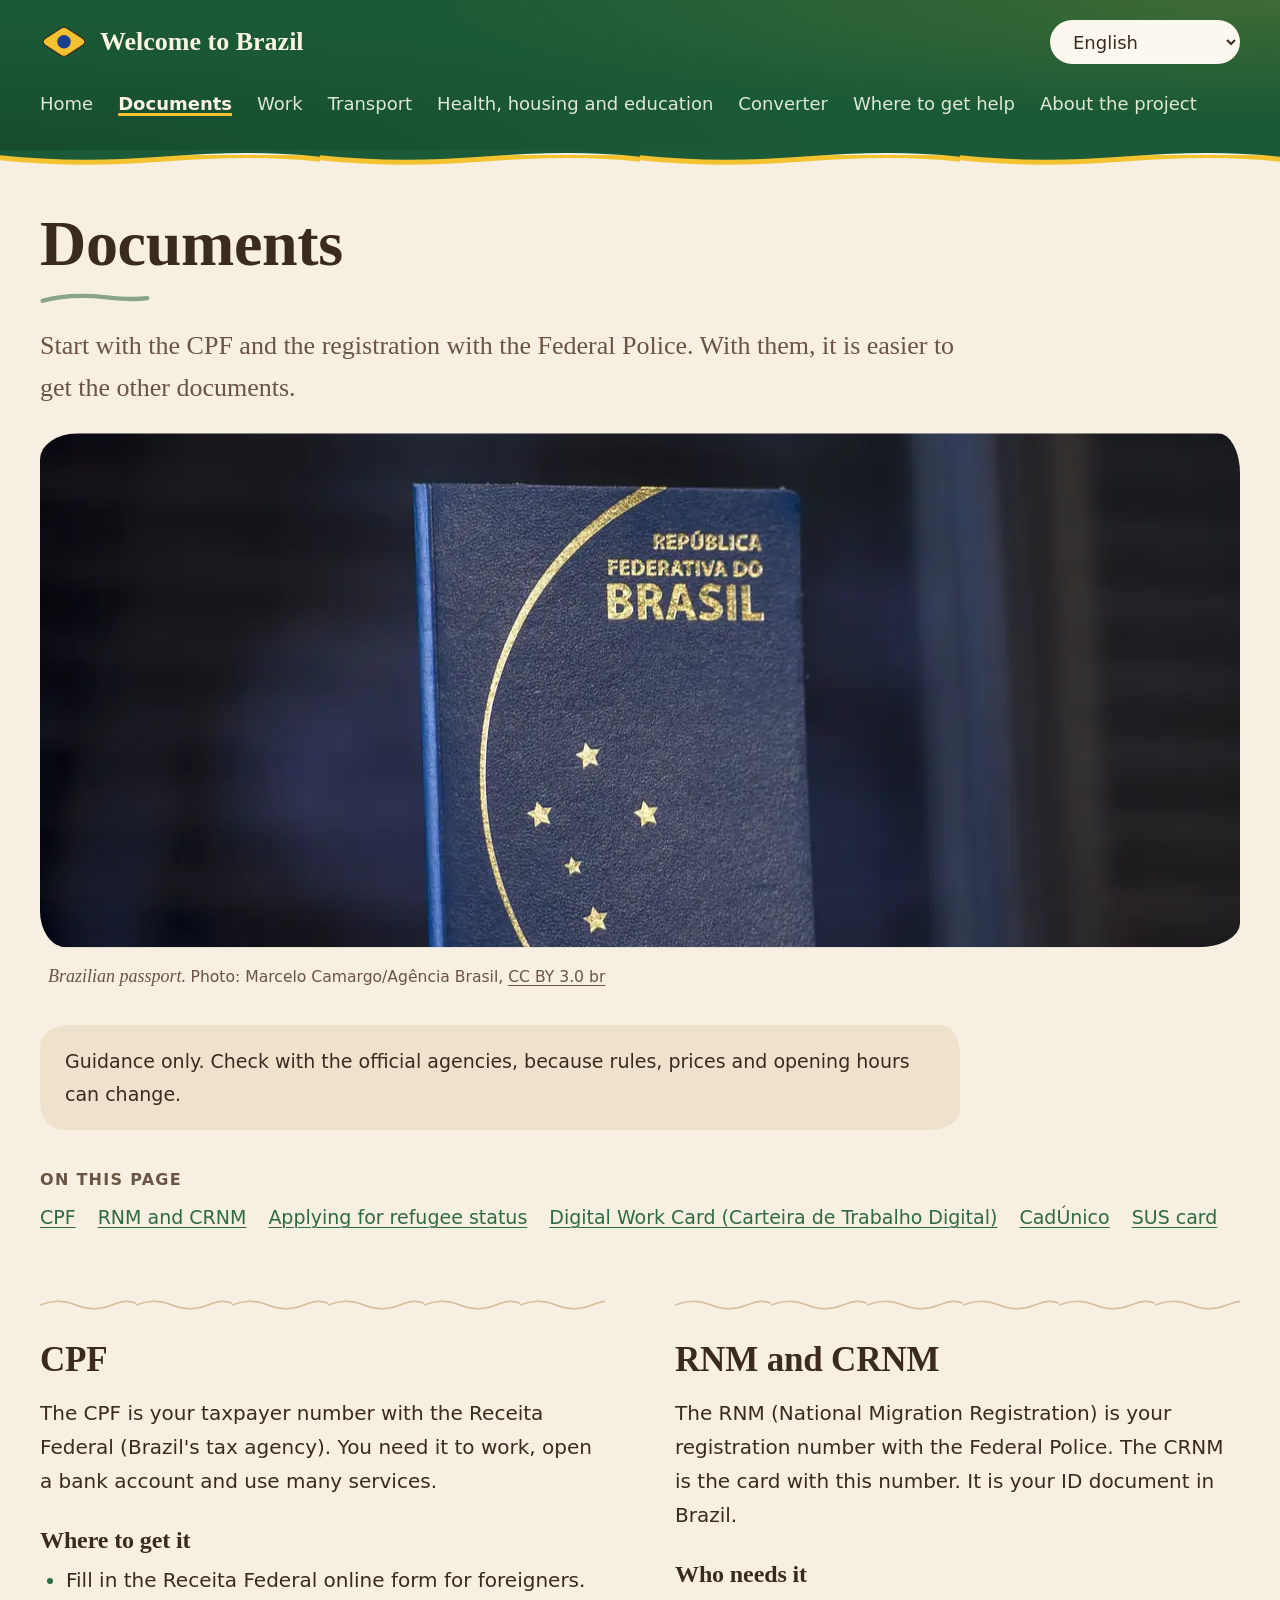
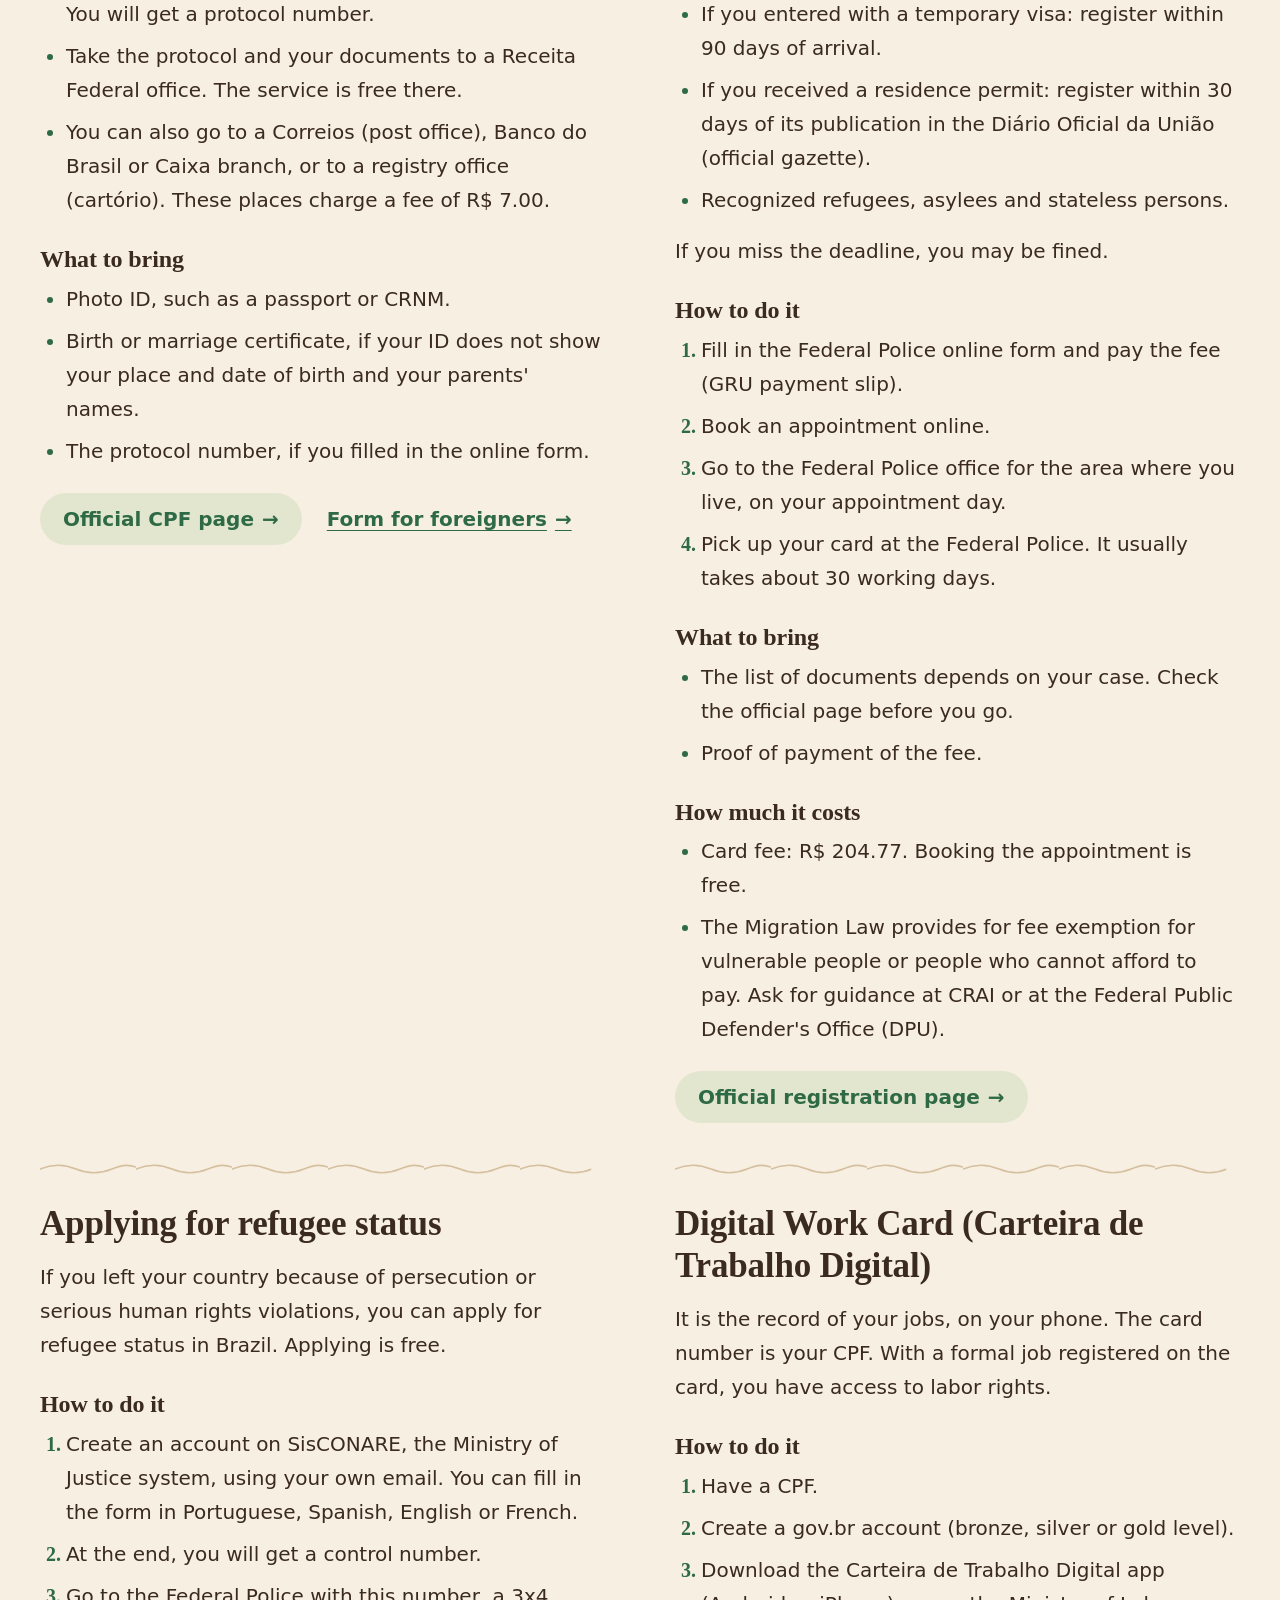
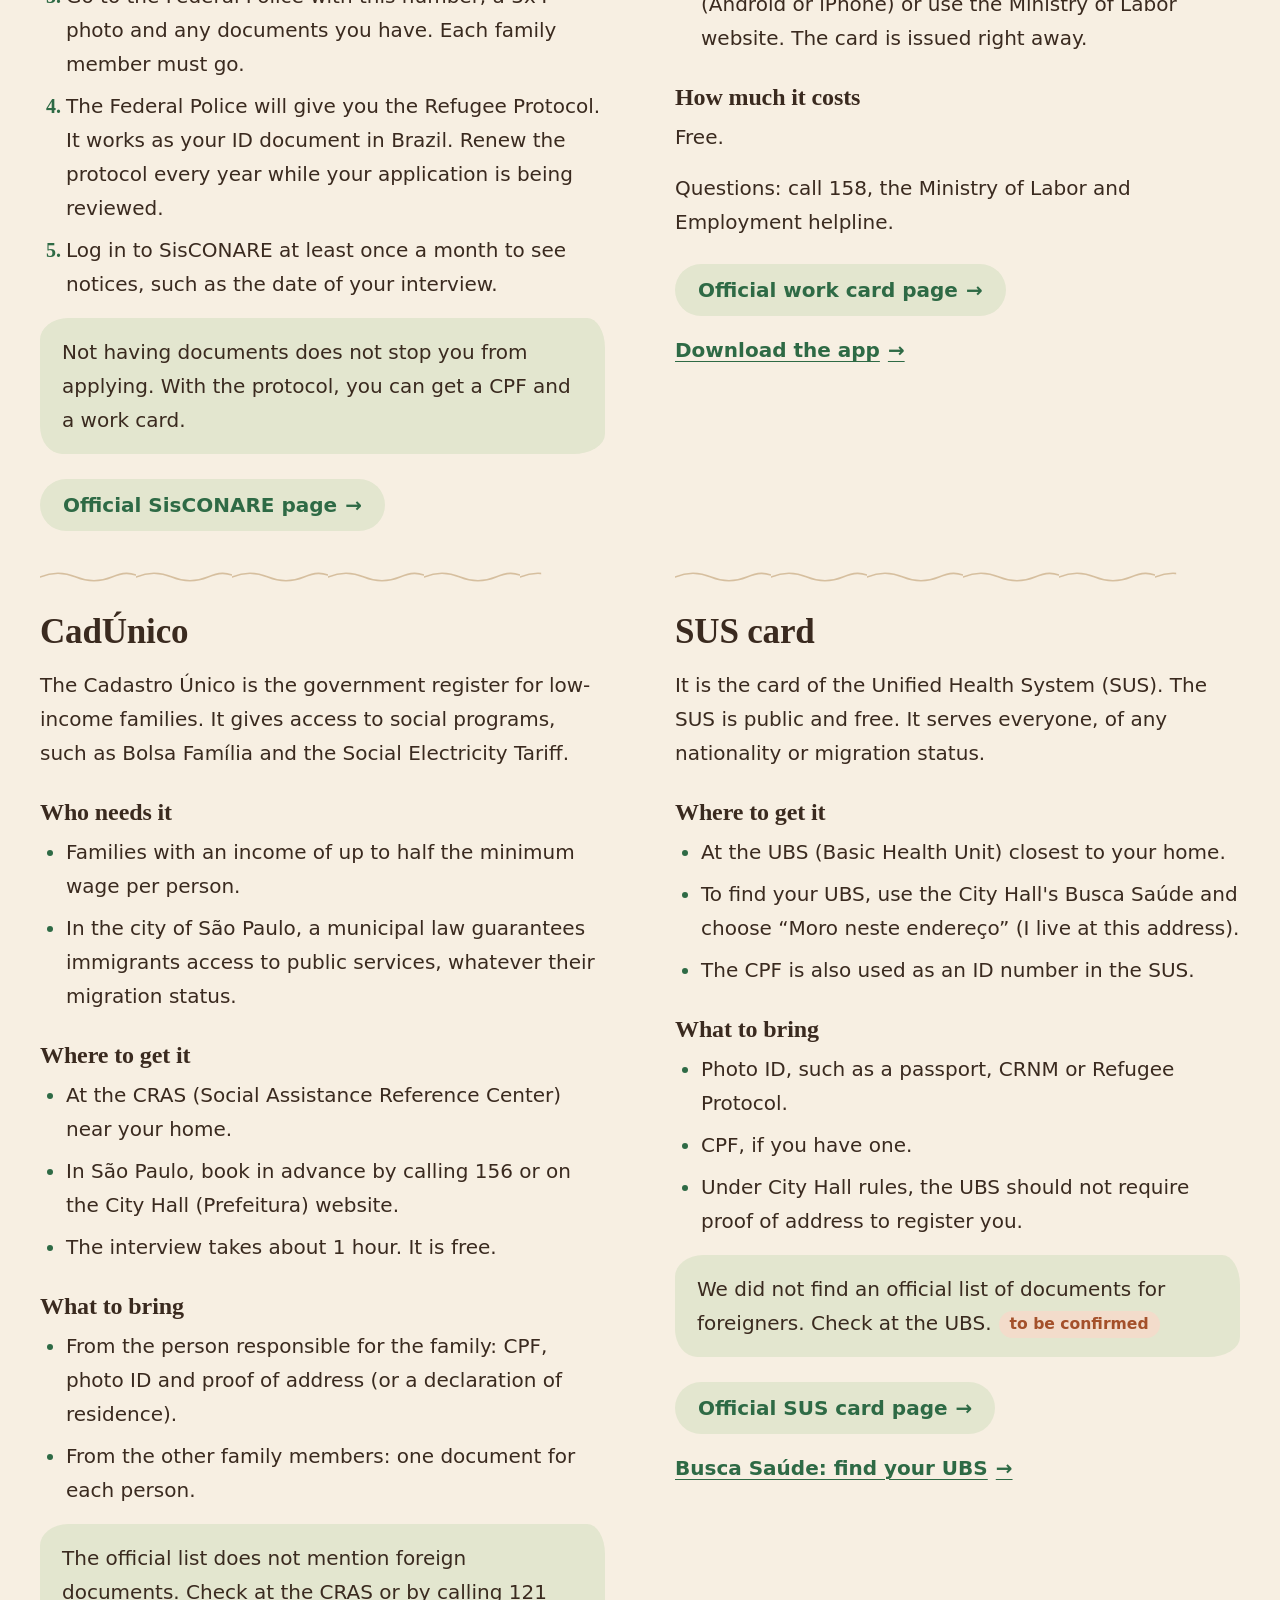
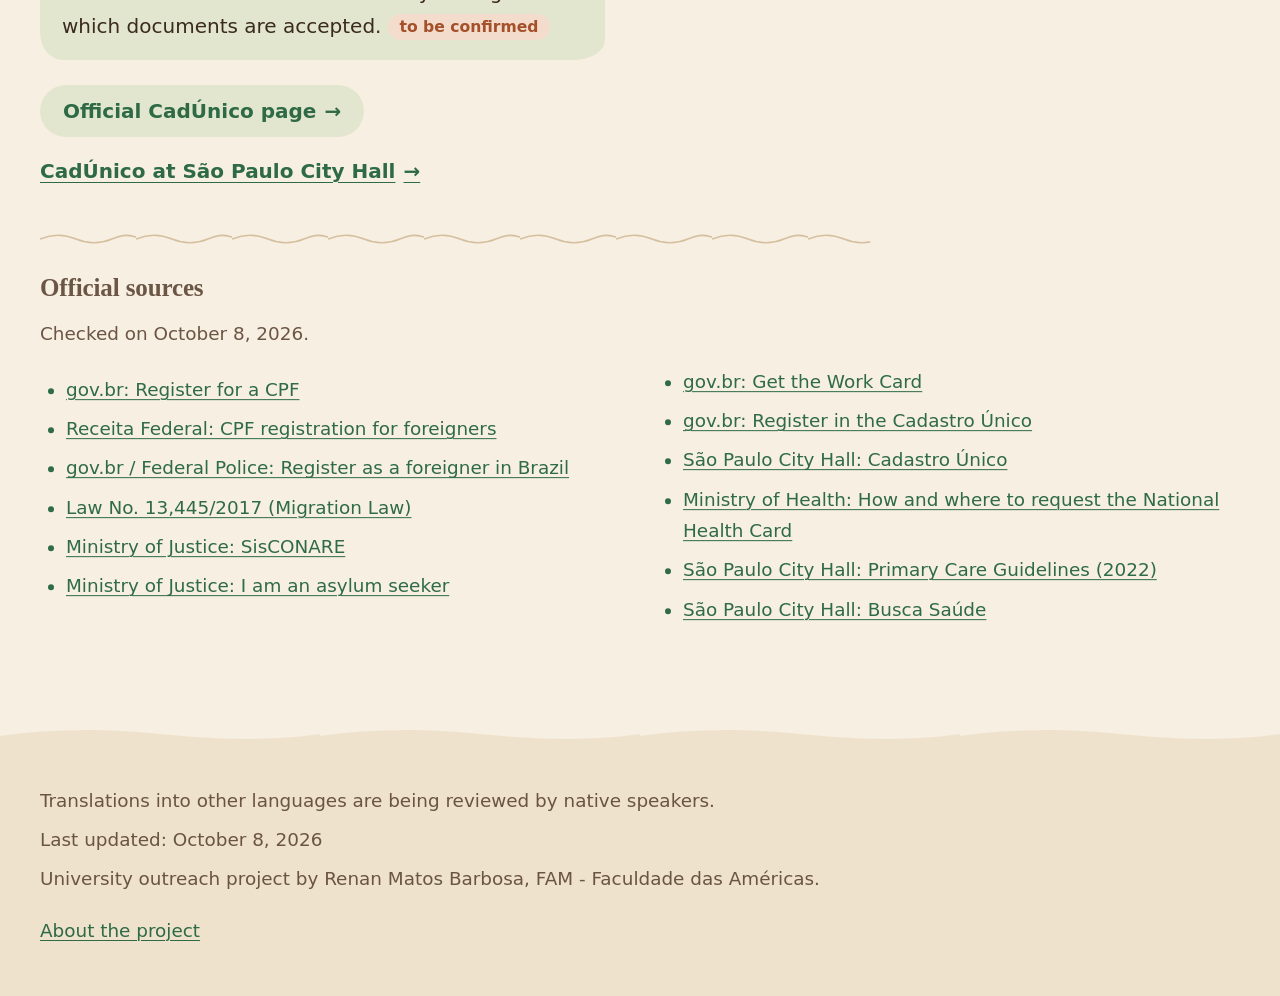
<file: documentos.html>
<!doctype html>
<html lang="pt" dir="ltr">
<head>
  <meta charset="utf-8">
  <meta name="viewport" content="width=device-width, initial-scale=1">
  <title data-i18n="docs.meta.title">Documentos | Bem-vindo ao Brasil</title>
  <meta name="description" content="Como tirar CPF, RNM, Carteira de Trabalho Digital, CadÚnico e Cartão SUS em São Paulo, e como pedir refúgio." data-i18n-attr="content:docs.meta.desc">
  <meta name="color-scheme" content="light">
  <meta name="theme-color" content="#1b5a36">
  <link rel="icon" href="data:image/svg+xml,%3Csvg xmlns='http://www.w3.org/2000/svg' viewBox='0 0 32 24'%3E%3Cpath d='M14 2.4a3.2 3.2 0 0 1 4 0l11.6 7.2a3 3 0 0 1 0 4.8L18 21.6a3.2 3.2 0 0 1-4 0L2.4 14.4a3 3 0 0 1 0-4.8z' fill='%23f2c230'/%3E%3Ccircle cx='16' cy='12' r='5' fill='%231f3f8f'/%3E%3C/svg%3E">
  <link rel="stylesheet" href="css/style.css">
  <script src="js/main.js"></script>
  <script src="js/i18n.js" defer></script>
</head>
<body>
  <a class="skip-link" href="#conteudo" data-i18n="common.skip">Pular para o conteúdo</a>
  <header class="site-header">
    <div class="container header-inner">
      <a class="brand" href="index.html"><svg class="brand-mark" viewBox="0 0 40 28" aria-hidden="true" focusable="false"><defs><filter id="mark-outline" x="-15%" y="-15%" width="130%" height="130%"><feMorphology in="SourceAlpha" operator="dilate" radius="0.6" result="grow"/><feFlood class="mark-ink"/><feComposite in2="grow" operator="in" result="ink"/><feMerge><feMergeNode in="ink"/><feMergeNode in="SourceGraphic"/></feMerge></filter></defs><g filter="url(#mark-outline)"><g class="mark-g"><path class="mark-a" fill-rule="evenodd" d="M17.6 3.3 Q20 1.8 22.4 3.3 L35.4 11.7 Q38.3 14 35.4 16.3 L22.4 24.7 Q20 26.2 17.6 24.7 L4.6 16.3 Q1.7 14 4.6 11.7 Z"/><path class="mark-b" fill-rule="evenodd" d="M14.40 14.00 C14.40 10.91 16.91 8.40 20.00 8.40 C23.09 8.40 25.60 10.91 25.60 14.00 C25.60 17.09 23.09 19.60 20.00 19.60 C16.91 19.60 14.40 17.09 14.40 14.00 Z"/></g></g></svg><span data-i18n="site.name">Bem-vindo ao Brasil</span></a>
      <div class="header-tools">
        <div class="lang-field">
          <label class="visually-hidden" for="lang-select" data-i18n="common.language">Idioma</label>
          <select id="lang-select" data-lang-select><option value="pt" lang="pt" dir="ltr" selected>Português</option><option value="es" lang="es" dir="ltr">Español</option><option value="en" lang="en" dir="ltr">English</option><option value="fr" lang="fr" dir="ltr">Français</option><option value="ar" lang="ar" dir="rtl">العربية</option><option value="ht" lang="ht" dir="ltr">Kreyòl ayisyen</option></select>
        </div>
        <button type="button" class="menu-toggle" aria-expanded="false" aria-controls="site-nav"><span data-i18n="common.menu">Menu</span></button>
      </div>
    </div>
    <nav id="site-nav" class="site-nav" aria-label="Menu principal" data-i18n-attr="aria-label:common.mainMenu">
      <div class="container">
        <ul>
          <li><a href="index.html"><span data-i18n="nav.home">Início</span></a></li>
          <li><a href="documentos.html" aria-current="page"><span data-i18n="nav.docs">Documentos</span></a></li>
          <li><a href="trabalho.html"><span data-i18n="nav.work">Trabalho</span></a></li>
          <li><a href="transporte.html"><span data-i18n="nav.transport">Transporte</span></a></li>
          <li><a href="saude-moradia.html"><span data-i18n="nav.life">Saúde, moradia e educação</span></a></li>
          <li><a href="conversor.html"><span data-i18n="nav.converter">Conversor</span></a></li>
          <li><a href="ajuda.html"><span data-i18n="nav.help">Onde buscar ajuda</span></a></li>
          <li><a href="sobre.html"><span data-i18n="nav.about">Sobre o projeto</span></a></li>
        </ul>
      </div>
    </nav>
  </header>
  <main id="conteudo" tabindex="-1">
    <div class="container">
      <h1 class="page-title"><span data-i18n="docs.title">Documentos</span></h1>
      <p class="lead" data-i18n="docs.lead">Comece pelo CPF e pelo registro na Polícia Federal. Com eles, fica mais fácil tirar os outros documentos.</p>
      <figure class="photo">
        <img src="img/documentos-1200.webp" srcset="img/documentos-640.webp 640w, img/documentos-1200.webp 1200w, img/documentos-1800.webp 1800w" sizes="(min-width: 64em) min(68rem, 100vw), (min-width: 46rem) 42rem, 100vw" width="1200" height="675" fetchpriority="high" alt="Passaporte brasileiro de capa azul" data-i18n-attr="alt:photos.documentos.alt" decoding="async">
        <figcaption><span data-i18n="photos.documentos.caption">Passaporte brasileiro.</span> <span class="credit"><span data-i18n="common.photo">Foto:</span> Marcelo Camargo/Agência Brasil, <a href="https://commons.wikimedia.org/wiki/File:Passaporte_brasileiro_2015.jpg">CC BY 3.0 br</a></span></figcaption>
      </figure>
      <div class="notice" role="note"><p data-i18n="common.notice">Informação de orientação. Confirme nos órgãos oficiais, pois regras, valores e horários podem mudar.</p></div>
      <nav class="toc" aria-labelledby="docs-toc">
        <h2 id="docs-toc" class="toc-title" data-i18n="common.onThisPage">Nesta página</h2>
        <ul>
          <li><a href="#cpf" data-i18n="docs.cpf.title">CPF</a></li>
          <li><a href="#rnm" data-i18n="docs.rnm.title">RNM e CRNM</a></li>
          <li><a href="#refugio" data-i18n="docs.refuge.title">Pedido de refúgio</a></li>
          <li><a href="#ctps" data-i18n="docs.ctps.title">Carteira de Trabalho Digital</a></li>
          <li><a href="#cadunico" data-i18n="docs.cad.title">CadÚnico</a></li>
          <li><a href="#sus" data-i18n="docs.sus.title">Cartão SUS</a></li>
        </ul>
      </nav>

      <section class="card" id="cpf" aria-labelledby="cpf-h">
        <h2 id="cpf-h"><span data-i18n="docs.cpf.title">CPF</span></h2>
        <p data-i18n="docs.cpf.what">O CPF é o seu número de cadastro na Receita Federal. Você precisa dele para trabalhar, abrir conta em banco e usar muitos serviços.</p>
        <h3 data-i18n="common.where">Onde tirar</h3>
        <ul>
          <li data-i18n="docs.cpf.where.1">Preencha o formulário on-line da Receita Federal para estrangeiros. Você recebe um número de protocolo.</li>
          <li data-i18n="docs.cpf.where.2">Leve o protocolo e os documentos a uma unidade da Receita Federal. Lá o serviço é grátis.</li>
          <li data-i18n="docs.cpf.where.3">Você também pode ir a uma agência dos Correios, do Banco do Brasil, da Caixa ou a um cartório. Nesses lugares a taxa é de R$ 7,00.</li>
        </ul>
        <h3 data-i18n="common.bring">O que levar</h3>
        <ul>
          <li data-i18n="docs.cpf.bring.1">Documento de identidade com foto, como passaporte ou CRNM.</li>
          <li data-i18n="docs.cpf.bring.2">Certidão de nascimento ou de casamento, se o seu documento não mostrar local e data de nascimento e o nome dos pais.</li>
          <li data-i18n="docs.cpf.bring.3">O número de protocolo, se você preencheu o formulário on-line.</li>
        </ul>
        <p class="links">
          <a class="btn" href="https://www.gov.br/pt-br/servicos/inscrever-no-cpf"><span data-i18n="docs.cpf.link">Página oficial do CPF</span></a>
          <a class="btn btn-secondary" href="https://servicos.receita.fazenda.gov.br/Servicos/CPF/InscricaoCpfEstrangeiro/default.asp"><span data-i18n="docs.cpf.form">Formulário para estrangeiros</span></a>
        </p>
      </section>

      <section class="card" id="rnm" aria-labelledby="rnm-h">
        <h2 id="rnm-h"><span data-i18n="docs.rnm.title">RNM e CRNM</span></h2>
        <p data-i18n="docs.rnm.what">O RNM (Registro Nacional Migratório) é o seu número de registro na Polícia Federal. A CRNM é a carteira com esse número. Ela é o seu documento de identidade no Brasil.</p>
        <h3 data-i18n="common.who">Quem precisa</h3>
        <ul>
          <li data-i18n="docs.rnm.who.1">Quem entrou com visto temporário: faça o registro em até 90 dias depois de chegar.</li>
          <li data-i18n="docs.rnm.who.2">Quem recebeu autorização de residência: faça o registro em até 30 dias depois da publicação no Diário Oficial da União.</li>
          <li data-i18n="docs.rnm.who.3">Refugiados, asilados e apátridas já reconhecidos.</li>
        </ul>
        <p data-i18n="docs.rnm.late">Fora do prazo, pode haver multa.</p>
        <h3 data-i18n="common.how">Como fazer</h3>
        <ol class="steps">
          <li data-i18n="docs.rnm.how.1">Preencha o formulário on-line da Polícia Federal e pague a taxa (boleto GRU).</li>
          <li data-i18n="docs.rnm.how.2">Agende o atendimento pela internet.</li>
          <li data-i18n="docs.rnm.how.3">Vá à unidade da Polícia Federal da região onde você mora, no dia marcado.</li>
          <li data-i18n="docs.rnm.how.4">Retire a carteira na Polícia Federal. O prazo médio é de 30 dias úteis.</li>
        </ol>
        <h3 data-i18n="common.bring">O que levar</h3>
        <ul>
          <li data-i18n="docs.rnm.bring.1">A lista de documentos muda conforme o seu caso. Confira na página oficial antes de ir.</li>
          <li data-i18n="docs.rnm.bring.2">O comprovante de pagamento da taxa.</li>
        </ul>
        <h3 data-i18n="common.cost">Quanto custa</h3>
        <ul>
          <li data-i18n="docs.rnm.cost.1">Taxa de emissão da carteira: R$ 204,77. O agendamento é grátis.</li>
          <li data-i18n="docs.rnm.cost.2">A Lei de Migração prevê isenção de taxas para pessoas em situação de vulnerabilidade ou sem dinheiro para pagar. Peça orientação no CRAI ou na Defensoria Pública da União.</li>
        </ul>
        <p class="links">
          <a class="btn" href="https://www.gov.br/pt-br/servicos/registrar-se-como-estrangeiro-no-brasil"><span data-i18n="docs.rnm.link">Página oficial do registro</span></a>
        </p>
      </section>

      <section class="card" id="refugio" aria-labelledby="refugio-h">
        <h2 id="refugio-h"><span data-i18n="docs.refuge.title">Pedido de refúgio</span></h2>
        <p data-i18n="docs.refuge.what">Se você saiu do seu país por perseguição ou por grave violação de direitos humanos, pode pedir refúgio no Brasil. O pedido é grátis.</p>
        <h3 data-i18n="common.how">Como fazer</h3>
        <ol class="steps">
          <li data-i18n="docs.refuge.how.1">Crie uma conta no SisCONARE, o sistema do Ministério da Justiça, com um e-mail seu. O formulário pode ser preenchido em português, espanhol, inglês ou francês.</li>
          <li data-i18n="docs.refuge.how.2">No final, você recebe um número de controle.</li>
          <li data-i18n="docs.refuge.how.3">Vá à Polícia Federal com esse número, uma foto 3x4 e os documentos que tiver. Cada pessoa da família precisa ir.</li>
          <li data-i18n="docs.refuge.how.4">A Polícia Federal entrega o Protocolo de Refúgio. Ele vale como seu documento no Brasil. Renove o protocolo todo ano enquanto o pedido estiver em análise.</li>
          <li data-i18n="docs.refuge.how.5">Entre no SisCONARE pelo menos uma vez por mês para ver avisos, como a data da sua entrevista.</li>
        </ol>
        <p class="note" data-i18n="docs.refuge.note">Não ter documentos não impede o pedido. Com o protocolo, você pode pedir CPF e Carteira de Trabalho.</p>
        <p class="links">
          <a class="btn" href="https://www.gov.br/mj/pt-br/assuntos/seus-direitos/refugio/sisconare"><span data-i18n="docs.refuge.link">Página oficial do SisCONARE</span></a>
        </p>
      </section>

      <section class="card" id="ctps" aria-labelledby="ctps-h">
        <h2 id="ctps-h"><span data-i18n="docs.ctps.title">Carteira de Trabalho Digital</span></h2>
        <p data-i18n="docs.ctps.what">É o registro dos seus empregos, no celular. O número da carteira é o seu CPF. Com a carteira assinada, você tem acesso aos direitos trabalhistas.</p>
        <h3 data-i18n="common.how">Como fazer</h3>
        <ol class="steps">
          <li data-i18n="docs.ctps.how.1">Tenha um CPF.</li>
          <li data-i18n="docs.ctps.how.2">Crie uma conta gov.br (nível bronze, prata ou ouro).</li>
          <li data-i18n="docs.ctps.how.3">Baixe o aplicativo Carteira de Trabalho Digital (Android ou iPhone) ou use o site do Ministério do Trabalho. A carteira sai na hora.</li>
        </ol>
        <h3 data-i18n="common.cost">Quanto custa</h3>
        <p data-i18n="common.free">Grátis.</p>
        <p data-i18n="docs.ctps.help">Dúvidas: ligue 158, a central do Ministério do Trabalho e Emprego.</p>
        <p class="links">
          <a class="btn" href="https://www.gov.br/pt-br/servicos/obter-a-carteira-de-trabalho"><span data-i18n="docs.ctps.link">Página oficial da carteira</span></a>
          <a class="btn btn-secondary" href="https://www.gov.br/pt-br/apps/ctps-digital"><span data-i18n="docs.ctps.app">Baixar o aplicativo</span></a>
        </p>
      </section>

      <section class="card" id="cadunico" aria-labelledby="cad-h">
        <h2 id="cad-h"><span data-i18n="docs.cad.title">CadÚnico</span></h2>
        <p data-i18n="docs.cad.what">O Cadastro Único é o registro do governo para famílias de baixa renda. Ele dá acesso a programas sociais, como o Bolsa Família e a Tarifa Social de Energia Elétrica.</p>
        <h3 data-i18n="common.who">Quem precisa</h3>
        <ul>
          <li data-i18n="docs.cad.who.1">Famílias com renda de até meio salário mínimo por pessoa.</li>
          <li data-i18n="docs.cad.who.2">Na cidade de São Paulo, uma lei municipal garante a imigrantes o acesso aos serviços públicos, qualquer que seja a situação migratória.</li>
        </ul>
        <h3 data-i18n="common.where">Onde tirar</h3>
        <ul>
          <li data-i18n="docs.cad.where.1">No CRAS (Centro de Referência de Assistência Social) perto da sua casa.</li>
          <li data-i18n="docs.cad.where.2">Em São Paulo, agende antes pelo telefone 156 ou pelo site da Prefeitura.</li>
          <li data-i18n="docs.cad.where.3">A entrevista dura cerca de 1 hora. É grátis.</li>
        </ul>
        <h3 data-i18n="common.bring">O que levar</h3>
        <ul>
          <li data-i18n="docs.cad.bring.1">Da pessoa responsável pela família: CPF, documento com foto e comprovante de endereço (ou uma declaração de residência).</li>
          <li data-i18n="docs.cad.bring.2">Das outras pessoas da família: um documento de cada uma.</li>
        </ul>
        <p class="note"><span data-i18n="docs.cad.verify">A lista oficial não fala de documentos estrangeiros. Confirme no CRAS ou pelo telefone 121 quais documentos são aceitos.</span><span class="verify" data-i18n="common.verify">verificar</span></p>
        <p class="links">
          <a class="btn" href="https://www.gov.br/pt-br/servicos/inscrever-se-no-cadastro-unico-para-programas-sociais-do-governo-federal"><span data-i18n="docs.cad.link">Página oficial do CadÚnico</span></a>
          <a class="btn btn-secondary" href="https://prefeitura.sp.gov.br/web/assistencia_social/w/gestao_de_beneficios/327306"><span data-i18n="docs.cad.linkSp">CadÚnico na Prefeitura de SP</span></a>
        </p>
      </section>

      <section class="card" id="sus" aria-labelledby="sus-h">
        <h2 id="sus-h"><span data-i18n="docs.sus.title">Cartão SUS</span></h2>
        <p data-i18n="docs.sus.what">É o cartão do Sistema Único de Saúde (SUS). O SUS é público e gratuito. Ele atende qualquer pessoa, de qualquer nacionalidade ou situação migratória.</p>
        <h3 data-i18n="common.where">Onde tirar</h3>
        <ul>
          <li data-i18n="docs.sus.where.1">Na UBS (Unidade Básica de Saúde) mais perto da sua casa.</li>
          <li data-i18n="docs.sus.where.2">Para achar a sua UBS, use o Busca Saúde, da Prefeitura, e escolha “Moro neste endereço”.</li>
          <li data-i18n="docs.sus.where.3">O CPF também é usado como número de identificação no SUS.</li>
        </ul>
        <h3 data-i18n="common.bring">O que levar</h3>
        <ul>
          <li data-i18n="docs.sus.bring.1">Documento com foto, como passaporte, CRNM ou Protocolo de Refúgio.</li>
          <li data-i18n="docs.sus.bring.2">CPF, se você tiver.</li>
          <li data-i18n="docs.sus.bring.3">Pelas regras da Prefeitura, a UBS não deve exigir comprovante de endereço para fazer o cadastro.</li>
        </ul>
        <p class="note"><span data-i18n="docs.sus.verify">Não encontramos uma lista oficial de documentos para estrangeiros. Confirme na UBS.</span><span class="verify" data-i18n="common.verify">verificar</span></p>
        <p class="links">
          <a class="btn" href="https://www.gov.br/saude/pt-br/composicao/sectics/daf/ceaf/faq/como-e-onde-solicitar-o"><span data-i18n="docs.sus.link">Página oficial do Cartão SUS</span></a>
          <a class="btn btn-secondary" href="https://buscasaude.prefeitura.sp.gov.br/"><span data-i18n="common.buscaSaude">Busca Saúde: achar a UBS</span></a>
        </p>
      </section>

      <section class="sources" aria-labelledby="src-h">
        <h2 id="src-h" data-i18n="common.sources">Fontes oficiais</h2>
        <p data-i18n="common.consulted">Consultado em 8 de outubro de 2026.</p>
        <ul>
          <li><a href="https://www.gov.br/pt-br/servicos/inscrever-no-cpf" data-i18n="docs.src.cpf">gov.br: Inscrever no CPF</a></li>
          <li><a href="https://servicos.receita.fazenda.gov.br/Servicos/CPF/InscricaoCpfEstrangeiro/default.asp" data-i18n="docs.src.cpfForm">Receita Federal: Inscrição CPF Estrangeiro</a></li>
          <li><a href="https://www.gov.br/pt-br/servicos/registrar-se-como-estrangeiro-no-brasil" data-i18n="docs.src.rnm">gov.br / Polícia Federal: Registrar-se como estrangeiro no Brasil</a></li>
          <li><a href="https://www.planalto.gov.br/ccivil_03/_ato2015-2018/2017/lei/l13445.htm" data-i18n="docs.src.law">Lei nº 13.445/2017 (Lei de Migração)</a></li>
          <li><a href="https://www.gov.br/mj/pt-br/assuntos/seus-direitos/refugio/sisconare" data-i18n="docs.src.sisconare">Ministério da Justiça: SisCONARE</a></li>
          <li><a href="https://www.gov.br/mj/pt-br/acesso-a-informacao/perguntas-frequentes/refugio/sou-solicitante" data-i18n="docs.src.refugeFaq">Ministério da Justiça: Sou solicitante de refúgio</a></li>
          <li><a href="https://www.gov.br/pt-br/servicos/obter-a-carteira-de-trabalho" data-i18n="docs.src.ctps">gov.br: Obter a Carteira de Trabalho</a></li>
          <li><a href="https://www.gov.br/pt-br/servicos/inscrever-se-no-cadastro-unico-para-programas-sociais-do-governo-federal" data-i18n="docs.src.cad">gov.br: Inscrever-se no Cadastro Único</a></li>
          <li><a href="https://prefeitura.sp.gov.br/web/assistencia_social/w/gestao_de_beneficios/327306" data-i18n="docs.src.cadSp">Prefeitura de São Paulo: Cadastro Único</a></li>
          <li><a href="https://www.gov.br/saude/pt-br/composicao/sectics/daf/ceaf/faq/como-e-onde-solicitar-o" data-i18n="docs.src.sus">Ministério da Saúde: Como e onde solicitar o CNS</a></li>
          <li><a href="https://drive.prefeitura.sp.gov.br/cidade/secretarias/upload/saude/arquivos/DIRETRIZES_CAB_novembro_2022.pdf" data-i18n="docs.src.susSp">Prefeitura de São Paulo: Diretrizes da Atenção Básica (2022)</a></li>
          <li><a href="https://prefeitura.sp.gov.br/w/noticia/busca-saude-ajuda-a-localizar-servicos-municipais" data-i18n="docs.src.busca">Prefeitura de São Paulo: Busca Saúde</a></li>
        </ul>
      </section>
    </div>
  </main>
  <footer class="site-footer">
    <div class="container">
      <p data-i18n="footer.translations">As traduções para outros idiomas estão em revisão por falantes nativos.</p>
      <p><span data-i18n="footer.updated">Última atualização:</span> <time datetime="2026-10-08" data-i18n="footer.updatedDate">8 de outubro de 2026</time></p>
      <p data-i18n="footer.project">Projeto de extensão universitária de Renan Matos Barbosa, FAM - Faculdade das Américas.</p>
      <ul class="footer-links">
        <li><a href="sobre.html" data-i18n="nav.about">Sobre o projeto</a></li>
      </ul>
    </div>
  </footer>
</body>
</html>
</file>
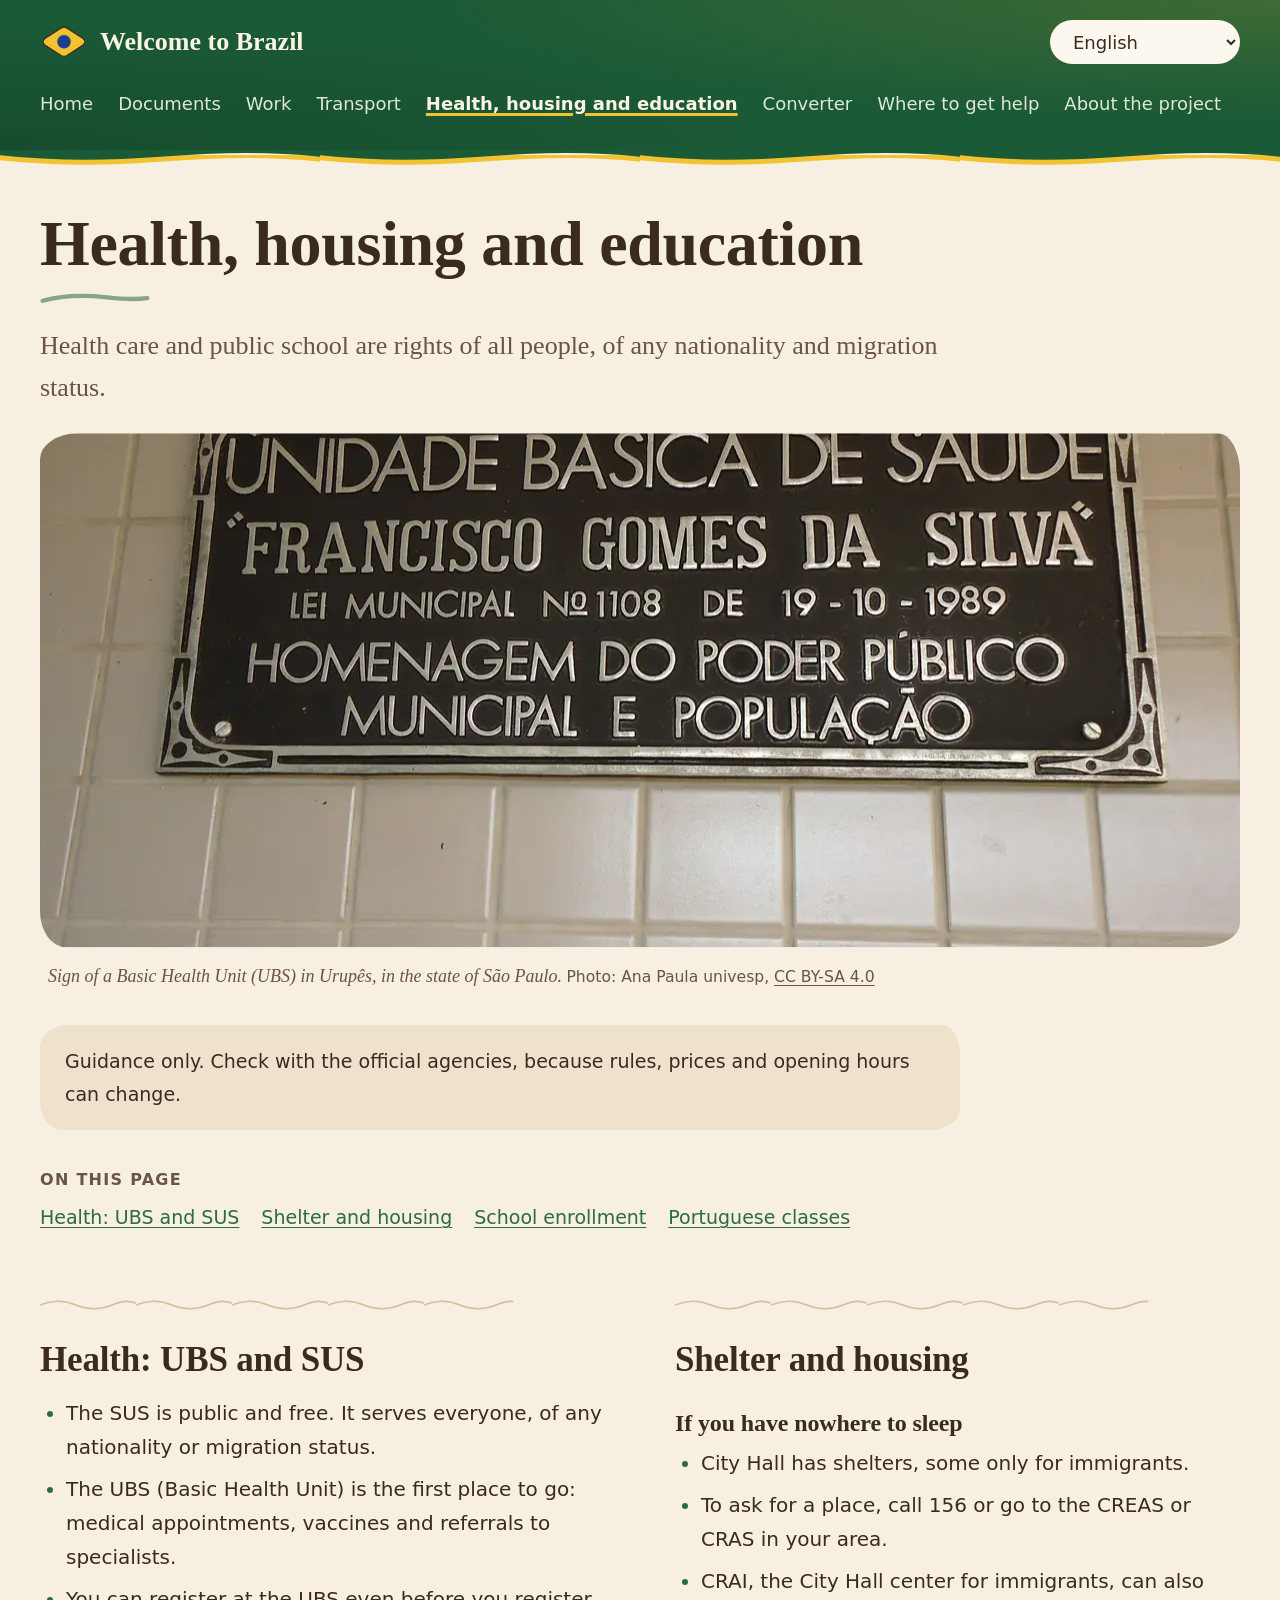
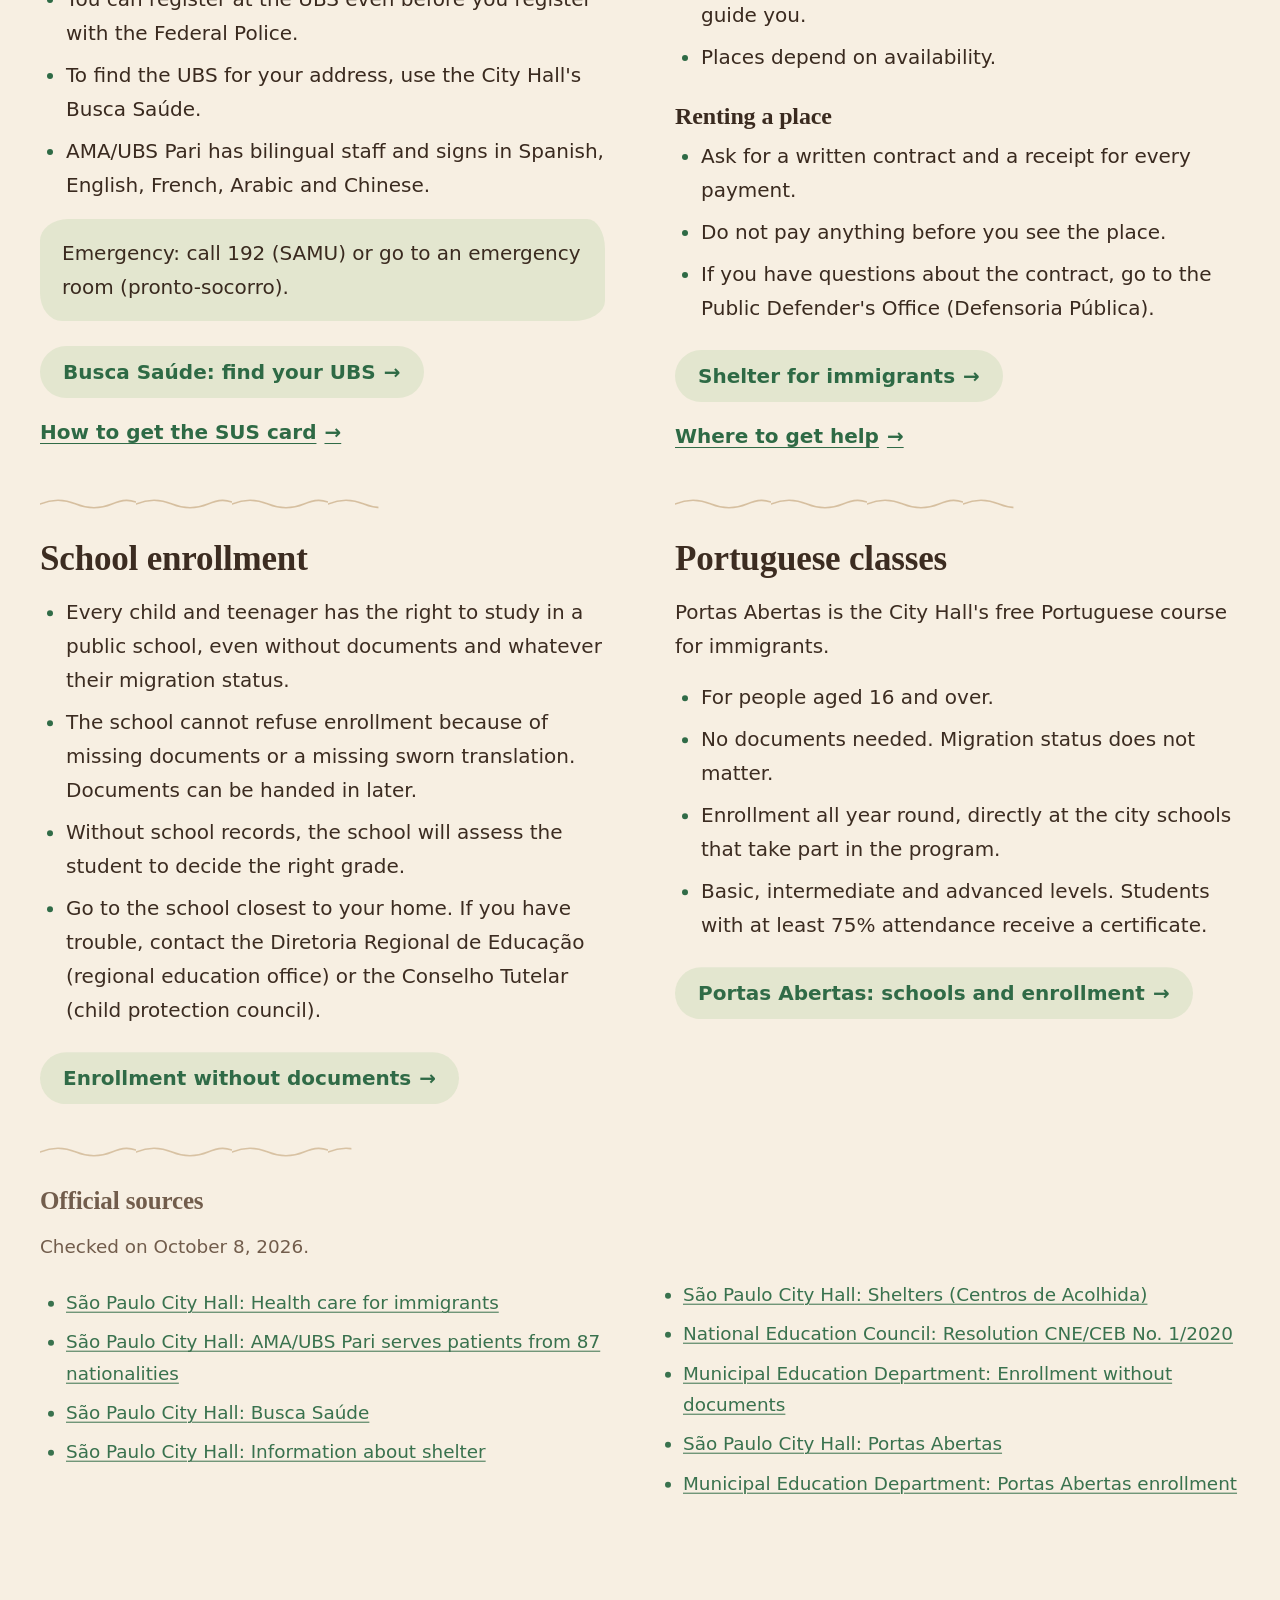
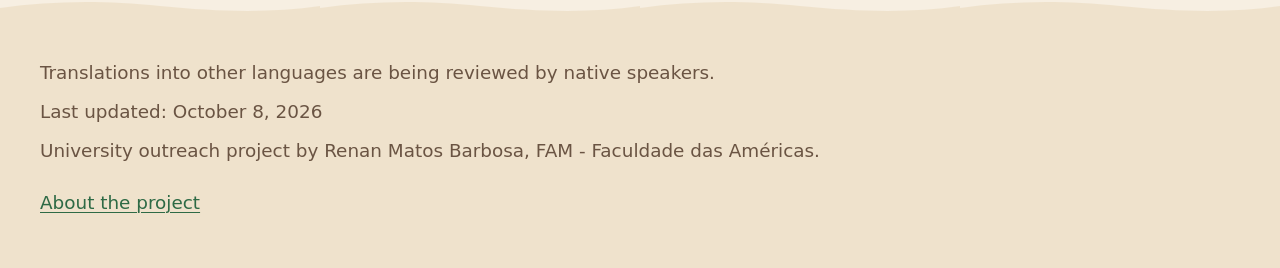
<file: saude-moradia.html>
<!doctype html>
<html lang="pt" dir="ltr">
<head>
  <meta charset="utf-8">
  <meta name="viewport" content="width=device-width, initial-scale=1">
  <title data-i18n="life.meta.title">Saúde, moradia e educação | Bem-vindo ao Brasil</title>
  <meta name="description" content="UBS e SUS, centros de acolhida, matrícula escolar e cursos de português grátis para migrantes e refugiados em São Paulo." data-i18n-attr="content:life.meta.desc">
  <meta name="color-scheme" content="light">
  <meta name="theme-color" content="#1b5a36">
  <link rel="icon" href="data:image/svg+xml,%3Csvg xmlns='http://www.w3.org/2000/svg' viewBox='0 0 32 24'%3E%3Cpath d='M14 2.4a3.2 3.2 0 0 1 4 0l11.6 7.2a3 3 0 0 1 0 4.8L18 21.6a3.2 3.2 0 0 1-4 0L2.4 14.4a3 3 0 0 1 0-4.8z' fill='%23f2c230'/%3E%3Ccircle cx='16' cy='12' r='5' fill='%231f3f8f'/%3E%3C/svg%3E">
  <link rel="stylesheet" href="css/style.css">
  <script src="js/main.js"></script>
  <script src="js/i18n.js" defer></script>
</head>
<body>
  <a class="skip-link" href="#conteudo" data-i18n="common.skip">Pular para o conteúdo</a>
  <header class="site-header">
    <div class="container header-inner">
      <a class="brand" href="index.html"><svg class="brand-mark" viewBox="0 0 40 28" aria-hidden="true" focusable="false"><defs><filter id="mark-outline" x="-15%" y="-15%" width="130%" height="130%"><feMorphology in="SourceAlpha" operator="dilate" radius="0.6" result="grow"/><feFlood class="mark-ink"/><feComposite in2="grow" operator="in" result="ink"/><feMerge><feMergeNode in="ink"/><feMergeNode in="SourceGraphic"/></feMerge></filter></defs><g filter="url(#mark-outline)"><g class="mark-g"><path class="mark-a" fill-rule="evenodd" d="M17.6 3.3 Q20 1.8 22.4 3.3 L35.4 11.7 Q38.3 14 35.4 16.3 L22.4 24.7 Q20 26.2 17.6 24.7 L4.6 16.3 Q1.7 14 4.6 11.7 Z"/><path class="mark-b" fill-rule="evenodd" d="M14.40 14.00 C14.40 10.91 16.91 8.40 20.00 8.40 C23.09 8.40 25.60 10.91 25.60 14.00 C25.60 17.09 23.09 19.60 20.00 19.60 C16.91 19.60 14.40 17.09 14.40 14.00 Z"/></g></g></svg><span data-i18n="site.name">Bem-vindo ao Brasil</span></a>
      <div class="header-tools">
        <div class="lang-field">
          <label class="visually-hidden" for="lang-select" data-i18n="common.language">Idioma</label>
          <select id="lang-select" data-lang-select><option value="pt" lang="pt" dir="ltr" selected>Português</option><option value="es" lang="es" dir="ltr">Español</option><option value="en" lang="en" dir="ltr">English</option><option value="fr" lang="fr" dir="ltr">Français</option><option value="ar" lang="ar" dir="rtl">العربية</option><option value="ht" lang="ht" dir="ltr">Kreyòl ayisyen</option></select>
        </div>
        <button type="button" class="menu-toggle" aria-expanded="false" aria-controls="site-nav"><span data-i18n="common.menu">Menu</span></button>
      </div>
    </div>
    <nav id="site-nav" class="site-nav" aria-label="Menu principal" data-i18n-attr="aria-label:common.mainMenu">
      <div class="container">
        <ul>
          <li><a href="index.html"><span data-i18n="nav.home">Início</span></a></li>
          <li><a href="documentos.html"><span data-i18n="nav.docs">Documentos</span></a></li>
          <li><a href="trabalho.html"><span data-i18n="nav.work">Trabalho</span></a></li>
          <li><a href="transporte.html"><span data-i18n="nav.transport">Transporte</span></a></li>
          <li><a href="saude-moradia.html" aria-current="page"><span data-i18n="nav.life">Saúde, moradia e educação</span></a></li>
          <li><a href="conversor.html"><span data-i18n="nav.converter">Conversor</span></a></li>
          <li><a href="ajuda.html"><span data-i18n="nav.help">Onde buscar ajuda</span></a></li>
          <li><a href="sobre.html"><span data-i18n="nav.about">Sobre o projeto</span></a></li>
        </ul>
      </div>
    </nav>
  </header>
  <main id="conteudo" tabindex="-1">
    <div class="container">
      <h1 class="page-title"><span data-i18n="life.title">Saúde, moradia e educação</span></h1>
      <p class="lead" data-i18n="life.lead">Saúde e escola pública são direitos de todas as pessoas, de qualquer nacionalidade e situação migratória.</p>
      <figure class="photo">
        <img src="img/saude-1200.webp" srcset="img/saude-640.webp 640w, img/saude-1200.webp 1200w, img/saude-1800.webp 1800w" sizes="(min-width: 64em) min(68rem, 100vw), (min-width: 46rem) 42rem, 100vw" width="1200" height="675" fetchpriority="high" alt="Placa de uma Unidade Básica de Saúde" data-i18n-attr="alt:photos.saude.alt" decoding="async">
        <figcaption><span data-i18n="photos.saude.caption">Placa de uma Unidade Básica de Saúde (UBS) em Urupês, interior de São Paulo.</span> <span class="credit"><span data-i18n="common.photo">Foto:</span> Ana Paula univesp, <a href="https://commons.wikimedia.org/wiki/File:Placa_de_unidade_b%C3%A1sica_de_sa%C3%BAde.JPG">CC BY-SA 4.0</a></span></figcaption>
      </figure>
      <div class="notice" role="note"><p data-i18n="common.notice">Informação de orientação. Confirme nos órgãos oficiais, pois regras, valores e horários podem mudar.</p></div>
      <nav class="toc" aria-labelledby="life-toc">
        <h2 id="life-toc" class="toc-title" data-i18n="common.onThisPage">Nesta página</h2>
        <ul>
          <li><a href="#saude" data-i18n="life.health.title">Saúde: UBS e SUS</a></li>
          <li><a href="#moradia" data-i18n="life.housing.title">Abrigo e moradia</a></li>
          <li><a href="#escola" data-i18n="life.school.title">Matrícula escolar</a></li>
          <li><a href="#portugues" data-i18n="life.pt.title">Aulas de português</a></li>
        </ul>
      </nav>

      <section class="card" id="saude" aria-labelledby="saude-h">
        <h2 id="saude-h"><span data-i18n="life.health.title">Saúde: UBS e SUS</span></h2>
        <ul>
          <li data-i18n="life.health.1">O SUS é público e gratuito. Ele atende qualquer pessoa, de qualquer nacionalidade ou situação migratória.</li>
          <li data-i18n="life.health.2">A UBS (Unidade Básica de Saúde) é o primeiro lugar para procurar: consultas, vacinas e encaminhamento para especialistas.</li>
          <li data-i18n="life.health.3">Você pode se cadastrar na UBS mesmo antes de fazer o registro na Polícia Federal.</li>
          <li data-i18n="life.health.4">Para achar a UBS do seu endereço, use o Busca Saúde, da Prefeitura.</li>
          <li data-i18n="life.health.5">A AMA/UBS Pari tem profissionais bilíngues e placas em espanhol, inglês, francês, árabe e chinês.</li>
        </ul>
        <p class="note" data-i18n="life.health.emergency">Emergência: ligue 192 (SAMU) ou vá a um pronto-socorro.</p>
        <p class="links">
          <a class="btn" href="https://buscasaude.prefeitura.sp.gov.br/"><span data-i18n="common.buscaSaude">Busca Saúde: achar a UBS</span></a>
          <a class="btn btn-secondary" href="documentos.html#sus"><span data-i18n="life.health.card">Como tirar o Cartão SUS</span></a>
        </p>
      </section>

      <section class="card" id="moradia" aria-labelledby="moradia-h">
        <h2 id="moradia-h"><span data-i18n="life.housing.title">Abrigo e moradia</span></h2>
        <h3 data-i18n="life.housing.shelter.title">Se você não tem onde dormir</h3>
        <ul>
          <li data-i18n="life.housing.shelter.1">A Prefeitura tem centros de acolhida, alguns só para imigrantes.</li>
          <li data-i18n="life.housing.shelter.2">Para pedir vaga, ligue 156 ou procure o CREAS ou o CRAS da sua região.</li>
          <li data-i18n="life.housing.shelter.3">O CRAI, centro da Prefeitura para imigrantes, também orienta.</li>
          <li data-i18n="life.housing.shelter.4">As vagas dependem de disponibilidade.</li>
        </ul>
        <h3 data-i18n="life.housing.rent.title">Para alugar</h3>
        <ul>
          <li data-i18n="life.housing.rent.1">Peça contrato por escrito e recibo de cada pagamento.</li>
          <li data-i18n="life.housing.rent.2">Não pague nada antes de ver o imóvel.</li>
          <li data-i18n="life.housing.rent.3">Se tiver dúvida sobre o contrato, procure a Defensoria Pública.</li>
        </ul>
        <p class="links">
          <a class="btn" href="https://prefeitura.sp.gov.br/web/imigrantes_e_trabalho_decente/w/crai/186982"><span data-i18n="life.housing.link">Acolhimento para imigrantes</span></a>
          <a class="btn btn-secondary" href="ajuda.html"><span data-i18n="nav.help">Onde buscar ajuda</span></a>
        </p>
      </section>

      <section class="card" id="escola" aria-labelledby="escola-h">
        <h2 id="escola-h"><span data-i18n="life.school.title">Matrícula escolar</span></h2>
        <ul>
          <li data-i18n="life.school.1">Toda criança e adolescente tem direito a estudar na escola pública, mesmo sem documentos e qualquer que seja a situação migratória.</li>
          <li data-i18n="life.school.2">A escola não pode recusar a matrícula por falta de documentos ou de tradução juramentada. Os documentos podem ser entregues depois.</li>
          <li data-i18n="life.school.3">Sem histórico escolar, a escola faz uma avaliação para definir o ano certo para o estudante.</li>
          <li data-i18n="life.school.4">Procure a escola mais perto da sua casa. Se tiver dificuldade, procure a Diretoria Regional de Educação ou o Conselho Tutelar.</li>
        </ul>
        <p class="links">
          <a class="btn" href="https://educacao.sme.prefeitura.sp.gov.br/noticias/rede-municipal-amplia-o-acesso-e-garante-matricula-sem-exigencia-de-documentos/"><span data-i18n="life.school.link">Matrícula sem documentos</span></a>
        </p>
      </section>

      <section class="card" id="portugues" aria-labelledby="pt-h">
        <h2 id="pt-h"><span data-i18n="life.pt.title">Aulas de português</span></h2>
        <p data-i18n="life.pt.what">O Portas Abertas é o curso de português grátis da Prefeitura para imigrantes.</p>
        <ul>
          <li data-i18n="life.pt.1">Para pessoas a partir de 16 anos.</li>
          <li data-i18n="life.pt.2">Não precisa de documentos. A situação migratória não importa.</li>
          <li data-i18n="life.pt.3">Matrículas o ano todo, direto nas escolas municipais que participam do programa.</li>
          <li data-i18n="life.pt.4">Níveis básico, intermediário e avançado. Quem tem pelo menos 75% de presença recebe certificado.</li>
        </ul>
        <p class="links">
          <a class="btn" href="https://prefeitura.sp.gov.br/web/imigrantes_e_trabalho_decente/programas_e_projetos/portas_abertas"><span data-i18n="life.pt.link">Portas Abertas: escolas e inscrição</span></a>
        </p>
      </section>

      <section class="sources" aria-labelledby="src-h">
        <h2 id="src-h" data-i18n="common.sources">Fontes oficiais</h2>
        <p data-i18n="common.consulted">Consultado em 8 de outubro de 2026.</p>
        <ul>
          <li><a href="https://prefeitura.sp.gov.br/web/saude/w/noticias/314349" data-i18n="life.src.saude">Prefeitura de São Paulo: Atendimentos de saúde a imigrantes</a></li>
          <li><a href="https://prefeitura.sp.gov.br/web/saude/w/onde-o-sus-%C3%A9-universal-ama/ubs-pari-atende-pacientes-de-87-nacionalidades" data-i18n="life.src.pari">Prefeitura de São Paulo: AMA/UBS Pari atende pacientes de 87 nacionalidades</a></li>
          <li><a href="https://prefeitura.sp.gov.br/w/noticia/busca-saude-ajuda-a-localizar-servicos-municipais" data-i18n="docs.src.busca">Prefeitura de São Paulo: Busca Saúde</a></li>
          <li><a href="https://prefeitura.sp.gov.br/web/imigrantes_e_trabalho_decente/w/crai/186982" data-i18n="life.src.acolhimento">Prefeitura de São Paulo: Informações sobre acolhimento</a></li>
          <li><a href="https://prefeitura.sp.gov.br/web/assistencia_social/w/populacao_em_situacao_de_rua/3183" data-i18n="life.src.centros">Prefeitura de São Paulo: Centros de Acolhida</a></li>
          <li><a href="https://www.gov.br/mec/pt-br/cne/pdf/normas-classificadas-por-assunto/diretrizes-para-a-educacao-basica/rceb001_20.pdf" data-i18n="life.src.cne">Conselho Nacional de Educação: Resolução CNE/CEB nº 1/2020</a></li>
          <li><a href="https://educacao.sme.prefeitura.sp.gov.br/noticias/rede-municipal-amplia-o-acesso-e-garante-matricula-sem-exigencia-de-documentos/" data-i18n="life.src.sme">Secretaria Municipal de Educação: Matrícula sem exigência de documentos</a></li>
          <li><a href="https://prefeitura.sp.gov.br/web/imigrantes_e_trabalho_decente/programas_e_projetos/portas_abertas" data-i18n="life.src.portas">Prefeitura de São Paulo: Portas Abertas</a></li>
          <li><a href="https://educacao.sme.prefeitura.sp.gov.br/noticias/programa-portas-abertas-esta-com-inscricoes-abertas-para-curso-gratuito-de-portugues-para-imigrantes/" data-i18n="life.src.portasSme">Secretaria Municipal de Educação: Inscrições no Portas Abertas</a></li>
        </ul>
      </section>
    </div>
  </main>
  <footer class="site-footer">
    <div class="container">
      <p data-i18n="footer.translations">As traduções para outros idiomas estão em revisão por falantes nativos.</p>
      <p><span data-i18n="footer.updated">Última atualização:</span> <time datetime="2026-10-08" data-i18n="footer.updatedDate">8 de outubro de 2026</time></p>
      <p data-i18n="footer.project">Projeto de extensão universitária de Renan Matos Barbosa, FAM - Faculdade das Américas.</p>
      <ul class="footer-links">
        <li><a href="sobre.html" data-i18n="nav.about">Sobre o projeto</a></li>
      </ul>
    </div>
  </footer>
</body>
</html>
</file>
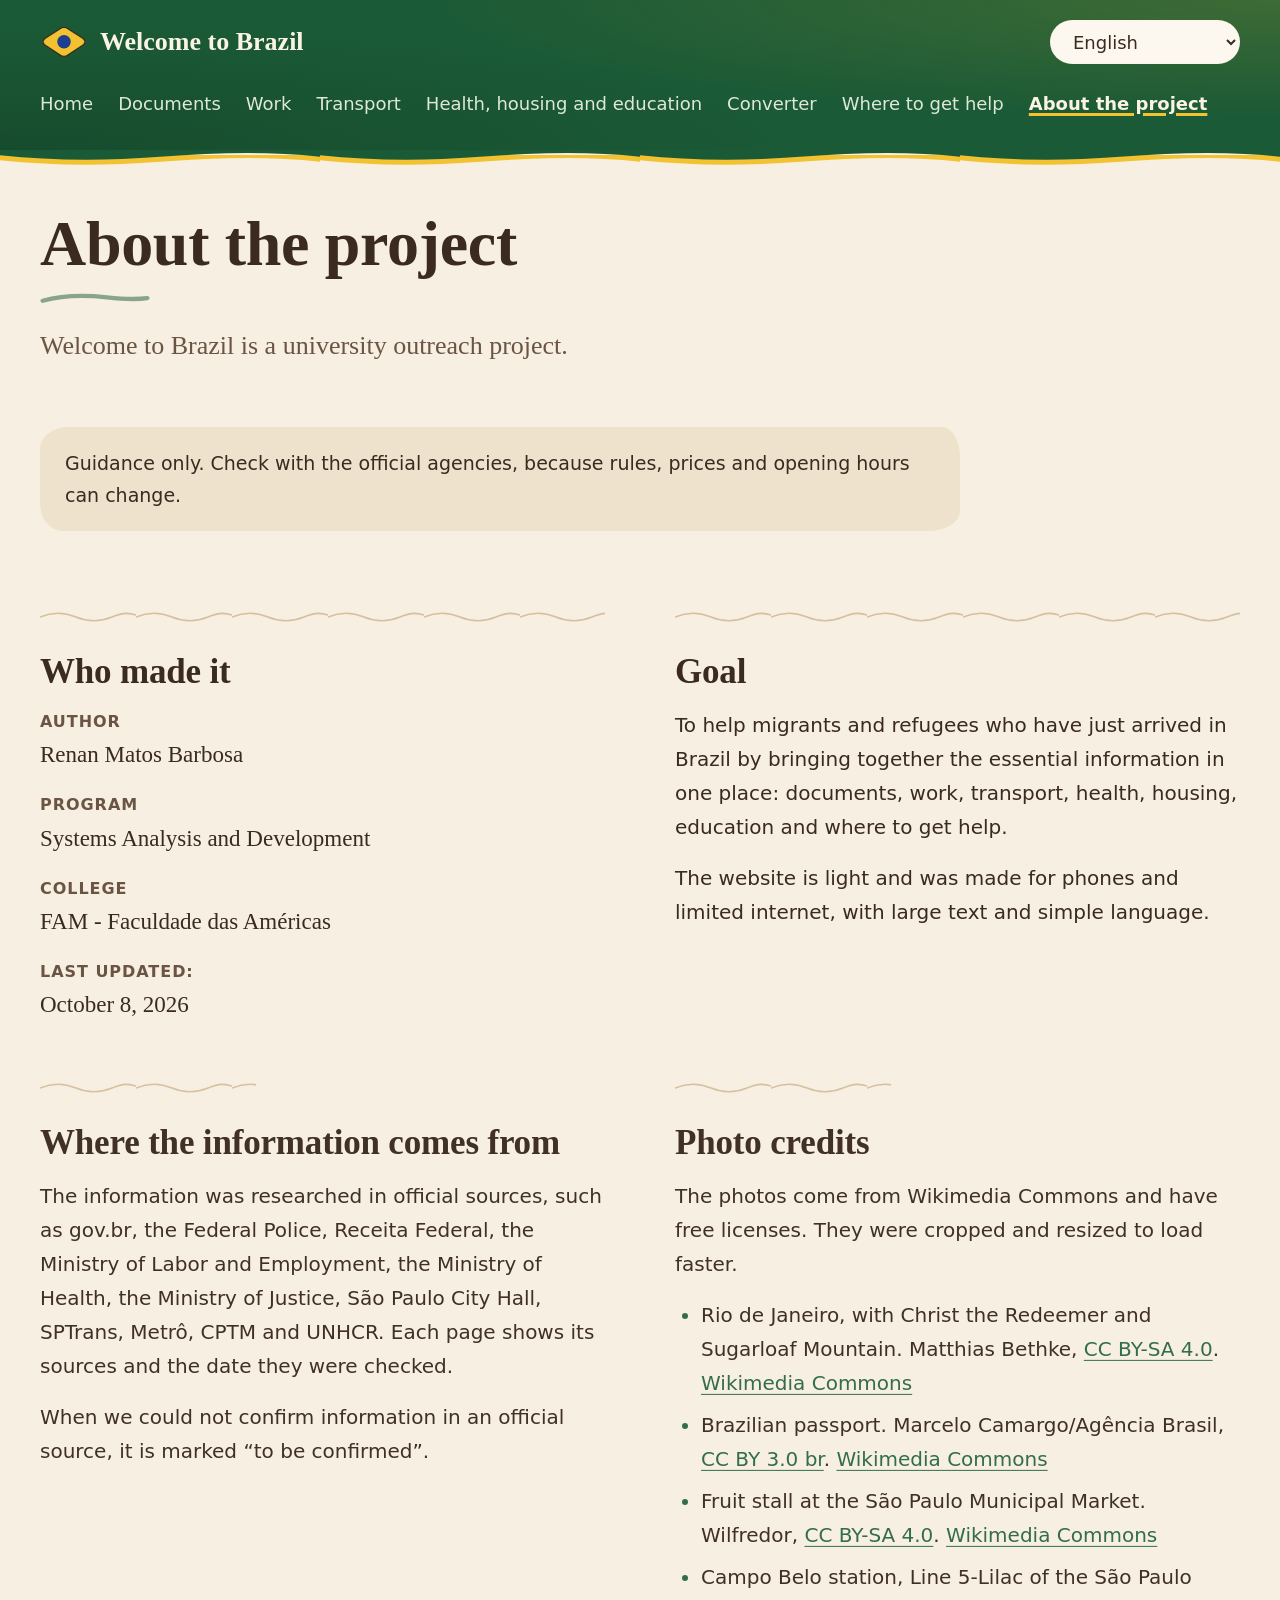
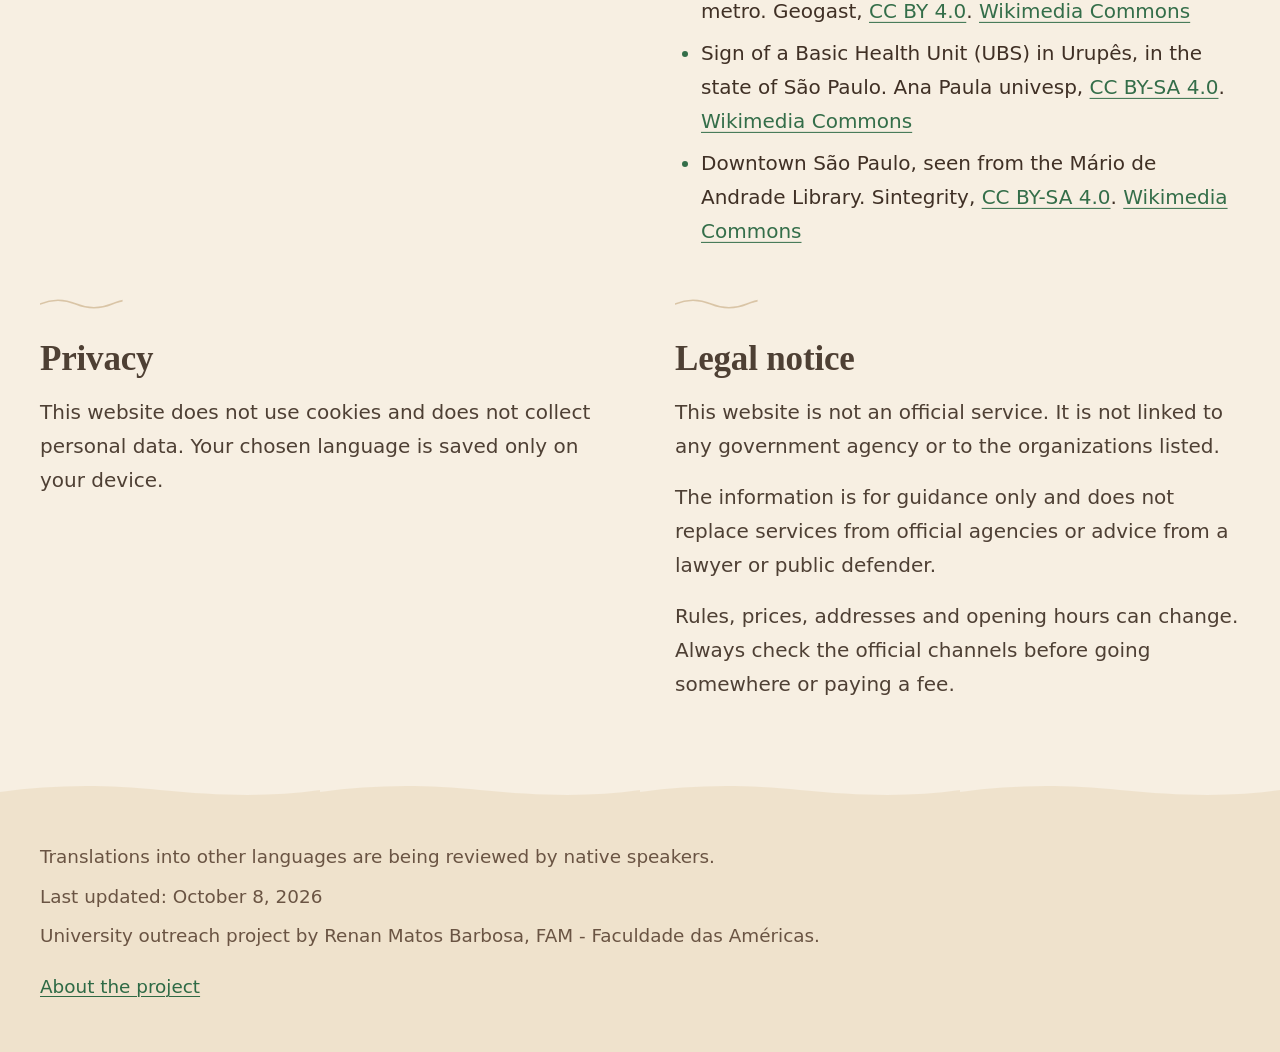
<file: sobre.html>
<!doctype html>
<html lang="pt" dir="ltr">
<head>
  <meta charset="utf-8">
  <meta name="viewport" content="width=device-width, initial-scale=1">
  <title data-i18n="about.meta.title">Sobre o projeto | Bem-vindo ao Brasil</title>
  <meta name="description" content="Sobre o guia Bem-vindo ao Brasil: autor, curso, faculdade, objetivo, fontes e aviso legal." data-i18n-attr="content:about.meta.desc">
  <meta name="color-scheme" content="light">
  <meta name="theme-color" content="#1b5a36">
  <link rel="icon" href="data:image/svg+xml,%3Csvg xmlns='http://www.w3.org/2000/svg' viewBox='0 0 32 24'%3E%3Cpath d='M14 2.4a3.2 3.2 0 0 1 4 0l11.6 7.2a3 3 0 0 1 0 4.8L18 21.6a3.2 3.2 0 0 1-4 0L2.4 14.4a3 3 0 0 1 0-4.8z' fill='%23f2c230'/%3E%3Ccircle cx='16' cy='12' r='5' fill='%231f3f8f'/%3E%3C/svg%3E">
  <link rel="stylesheet" href="css/style.css">
  <script src="js/main.js"></script>
  <script src="js/i18n.js" defer></script>
</head>
<body>
  <a class="skip-link" href="#conteudo" data-i18n="common.skip">Pular para o conteúdo</a>
  <header class="site-header">
    <div class="container header-inner">
      <a class="brand" href="index.html"><svg class="brand-mark" viewBox="0 0 40 28" aria-hidden="true" focusable="false"><defs><filter id="mark-outline" x="-15%" y="-15%" width="130%" height="130%"><feMorphology in="SourceAlpha" operator="dilate" radius="0.6" result="grow"/><feFlood class="mark-ink"/><feComposite in2="grow" operator="in" result="ink"/><feMerge><feMergeNode in="ink"/><feMergeNode in="SourceGraphic"/></feMerge></filter></defs><g filter="url(#mark-outline)"><g class="mark-g"><path class="mark-a" fill-rule="evenodd" d="M17.6 3.3 Q20 1.8 22.4 3.3 L35.4 11.7 Q38.3 14 35.4 16.3 L22.4 24.7 Q20 26.2 17.6 24.7 L4.6 16.3 Q1.7 14 4.6 11.7 Z"/><path class="mark-b" fill-rule="evenodd" d="M14.40 14.00 C14.40 10.91 16.91 8.40 20.00 8.40 C23.09 8.40 25.60 10.91 25.60 14.00 C25.60 17.09 23.09 19.60 20.00 19.60 C16.91 19.60 14.40 17.09 14.40 14.00 Z"/></g></g></svg><span data-i18n="site.name">Bem-vindo ao Brasil</span></a>
      <div class="header-tools">
        <div class="lang-field">
          <label class="visually-hidden" for="lang-select" data-i18n="common.language">Idioma</label>
          <select id="lang-select" data-lang-select><option value="pt" lang="pt" dir="ltr" selected>Português</option><option value="es" lang="es" dir="ltr">Español</option><option value="en" lang="en" dir="ltr">English</option><option value="fr" lang="fr" dir="ltr">Français</option><option value="ar" lang="ar" dir="rtl">العربية</option><option value="ht" lang="ht" dir="ltr">Kreyòl ayisyen</option></select>
        </div>
        <button type="button" class="menu-toggle" aria-expanded="false" aria-controls="site-nav"><span data-i18n="common.menu">Menu</span></button>
      </div>
    </div>
    <nav id="site-nav" class="site-nav" aria-label="Menu principal" data-i18n-attr="aria-label:common.mainMenu">
      <div class="container">
        <ul>
          <li><a href="index.html"><span data-i18n="nav.home">Início</span></a></li>
          <li><a href="documentos.html"><span data-i18n="nav.docs">Documentos</span></a></li>
          <li><a href="trabalho.html"><span data-i18n="nav.work">Trabalho</span></a></li>
          <li><a href="transporte.html"><span data-i18n="nav.transport">Transporte</span></a></li>
          <li><a href="saude-moradia.html"><span data-i18n="nav.life">Saúde, moradia e educação</span></a></li>
          <li><a href="conversor.html"><span data-i18n="nav.converter">Conversor</span></a></li>
          <li><a href="ajuda.html"><span data-i18n="nav.help">Onde buscar ajuda</span></a></li>
          <li><a href="sobre.html" aria-current="page"><span data-i18n="nav.about">Sobre o projeto</span></a></li>
        </ul>
      </div>
    </nav>
  </header>
  <main id="conteudo" tabindex="-1">
    <div class="container">
      <h1 class="page-title"><span data-i18n="about.title">Sobre o projeto</span></h1>
      <p class="lead" data-i18n="about.lead">Bem-vindo ao Brasil é um projeto de extensão universitária.</p>
      <div class="notice" role="note"><p data-i18n="common.notice">Informação de orientação. Confirme nos órgãos oficiais, pois regras, valores e horários podem mudar.</p></div>

      <section class="card" aria-labelledby="who-h">
        <h2 id="who-h" data-i18n="about.who.title">Quem fez</h2>
        <dl class="facts">
          <dt data-i18n="about.who.author">Autor</dt>
          <dd>Renan Matos Barbosa</dd>
          <dt data-i18n="about.who.course">Curso</dt>
          <dd data-i18n="about.who.courseName">Análise e Desenvolvimento de Sistemas</dd>
          <dt data-i18n="about.who.college">Faculdade</dt>
          <dd>FAM - Faculdade das Américas</dd>
          <dt data-i18n="footer.updated">Última atualização:</dt>
          <dd><time datetime="2026-10-08" data-i18n="footer.updatedDate">8 de outubro de 2026</time></dd>
        </dl>
      </section>

      <section class="card" aria-labelledby="goal-h">
        <h2 id="goal-h" data-i18n="about.goal.title">Objetivo</h2>
        <p data-i18n="about.goal.text">Ajudar migrantes e refugiados que acabaram de chegar ao Brasil, reunindo em um só lugar as informações essenciais: documentos, trabalho, transporte, saúde, moradia, educação e onde buscar ajuda.</p>
        <p data-i18n="about.goal.design">O site é leve e foi feito para celular e internet limitada, com letras grandes e linguagem simples.</p>
      </section>

      <section class="card" aria-labelledby="method-h">
        <h2 id="method-h" data-i18n="about.method.title">De onde vêm as informações</h2>
        <p data-i18n="about.method.text">As informações foram pesquisadas em fontes oficiais, como gov.br, Polícia Federal, Receita Federal, Ministério do Trabalho e Emprego, Ministério da Saúde, Ministério da Justiça, Prefeitura de São Paulo, SPTrans, Metrô, CPTM e ACNUR. Cada página mostra as fontes e a data de consulta.</p>
        <p data-i18n="about.method.verify">Quando não conseguimos confirmar um dado em fonte oficial, ele aparece marcado com “verificar”.</p>
      </section>

      <section class="card" aria-labelledby="credits-h">
        <h2 id="credits-h" data-i18n="about.credits.title">Créditos das fotos</h2>
        <p data-i18n="about.credits.text">As fotos vêm do Wikimedia Commons e têm licença livre. Elas foram recortadas e reduzidas para carregar mais rápido.</p>
        <ul>
      <li><span data-i18n="photos.inicio.caption">Rio de Janeiro, com o Cristo Redentor e o Pão de Açúcar.</span> Matthias Bethke, <a href="https://creativecommons.org/licenses/by-sa/4.0">CC BY-SA 4.0</a>. <a href="https://commons.wikimedia.org/wiki/File:20170825_Blick_auf_den_Corcovado_und_den_P%C3%A3o_de_A%C3%A7%C3%BAcar.jpg">Wikimedia Commons</a></li>
      <li><span data-i18n="photos.documentos.caption">Passaporte brasileiro.</span> Marcelo Camargo/Agência Brasil, <a href="https://creativecommons.org/licenses/by/3.0/br/deed.en">CC BY 3.0 br</a>. <a href="https://commons.wikimedia.org/wiki/File:Passaporte_brasileiro_2015.jpg">Wikimedia Commons</a></li>
      <li><span data-i18n="photos.trabalho.caption">Banca de frutas no Mercado Municipal de São Paulo.</span> Wilfredor, <a href="https://creativecommons.org/licenses/by-sa/4.0">CC BY-SA 4.0</a>. <a href="https://commons.wikimedia.org/wiki/File:Municipal_Market_of_S%C3%A3o_Paulo_city.jpg">Wikimedia Commons</a></li>
      <li><span data-i18n="photos.transporte.caption">Estação Campo Belo, Linha 5-Lilás do metrô de São Paulo.</span> Geogast, <a href="https://creativecommons.org/licenses/by/4.0">CC BY 4.0</a>. <a href="https://commons.wikimedia.org/wiki/File:Esta%C3%A7%C3%A3o_Campo_Belo_%E2%80%A2_Linha_5_Lil%C3%A1s_%E2%80%A2_Metro_de_S%C3%A3o_Paulo_%E2%80%A2_plataforma_com_trem.jpg">Wikimedia Commons</a></li>
      <li><span data-i18n="photos.saude.caption">Placa de uma Unidade Básica de Saúde (UBS) em Urupês, interior de São Paulo.</span> Ana Paula univesp, <a href="https://creativecommons.org/licenses/by-sa/4.0">CC BY-SA 4.0</a>. <a href="https://commons.wikimedia.org/wiki/File:Placa_de_unidade_b%C3%A1sica_de_sa%C3%BAde.JPG">Wikimedia Commons</a></li>
      <li><span data-i18n="photos.ajuda.caption">Centro de São Paulo, visto da Biblioteca Mário de Andrade.</span> Sintegrity, <a href="https://creativecommons.org/licenses/by-sa/4.0">CC BY-SA 4.0</a>. <a href="https://commons.wikimedia.org/wiki/File:S%C3%A3o_Paulo_-_Biblioteca_M%C3%A1rio_de_Andrade_(1).jpg">Wikimedia Commons</a></li>
        </ul>
      </section>

      <section class="card" aria-labelledby="privacy-h">
        <h2 id="privacy-h" data-i18n="about.privacy.title">Privacidade</h2>
        <p data-i18n="about.privacy.text">Este site não usa cookies e não coleta dados pessoais. O idioma escolhido fica salvo apenas no seu aparelho.</p>
      </section>

      <section class="card" aria-labelledby="legal-h">
        <h2 id="legal-h" data-i18n="about.legal.title">Aviso legal</h2>
        <p data-i18n="about.legal.1">Este site não é um serviço oficial. Ele não tem vínculo com órgãos públicos nem com as organizações citadas.</p>
        <p data-i18n="about.legal.2">As informações são de orientação e não substituem o atendimento dos órgãos oficiais nem a orientação de um advogado ou defensor público.</p>
        <p data-i18n="about.legal.3">Regras, valores, endereços e horários podem mudar. Confirme sempre nos canais oficiais antes de ir a um lugar ou pagar uma taxa.</p>
      </section>
    </div>
  </main>
  <footer class="site-footer">
    <div class="container">
      <p data-i18n="footer.translations">As traduções para outros idiomas estão em revisão por falantes nativos.</p>
      <p><span data-i18n="footer.updated">Última atualização:</span> <time datetime="2026-10-08" data-i18n="footer.updatedDate">8 de outubro de 2026</time></p>
      <p data-i18n="footer.project">Projeto de extensão universitária de Renan Matos Barbosa, FAM - Faculdade das Américas.</p>
      <ul class="footer-links">
        <li><a href="sobre.html" data-i18n="nav.about">Sobre o projeto</a></li>
      </ul>
    </div>
  </footer>
</body>
</html>
</file>
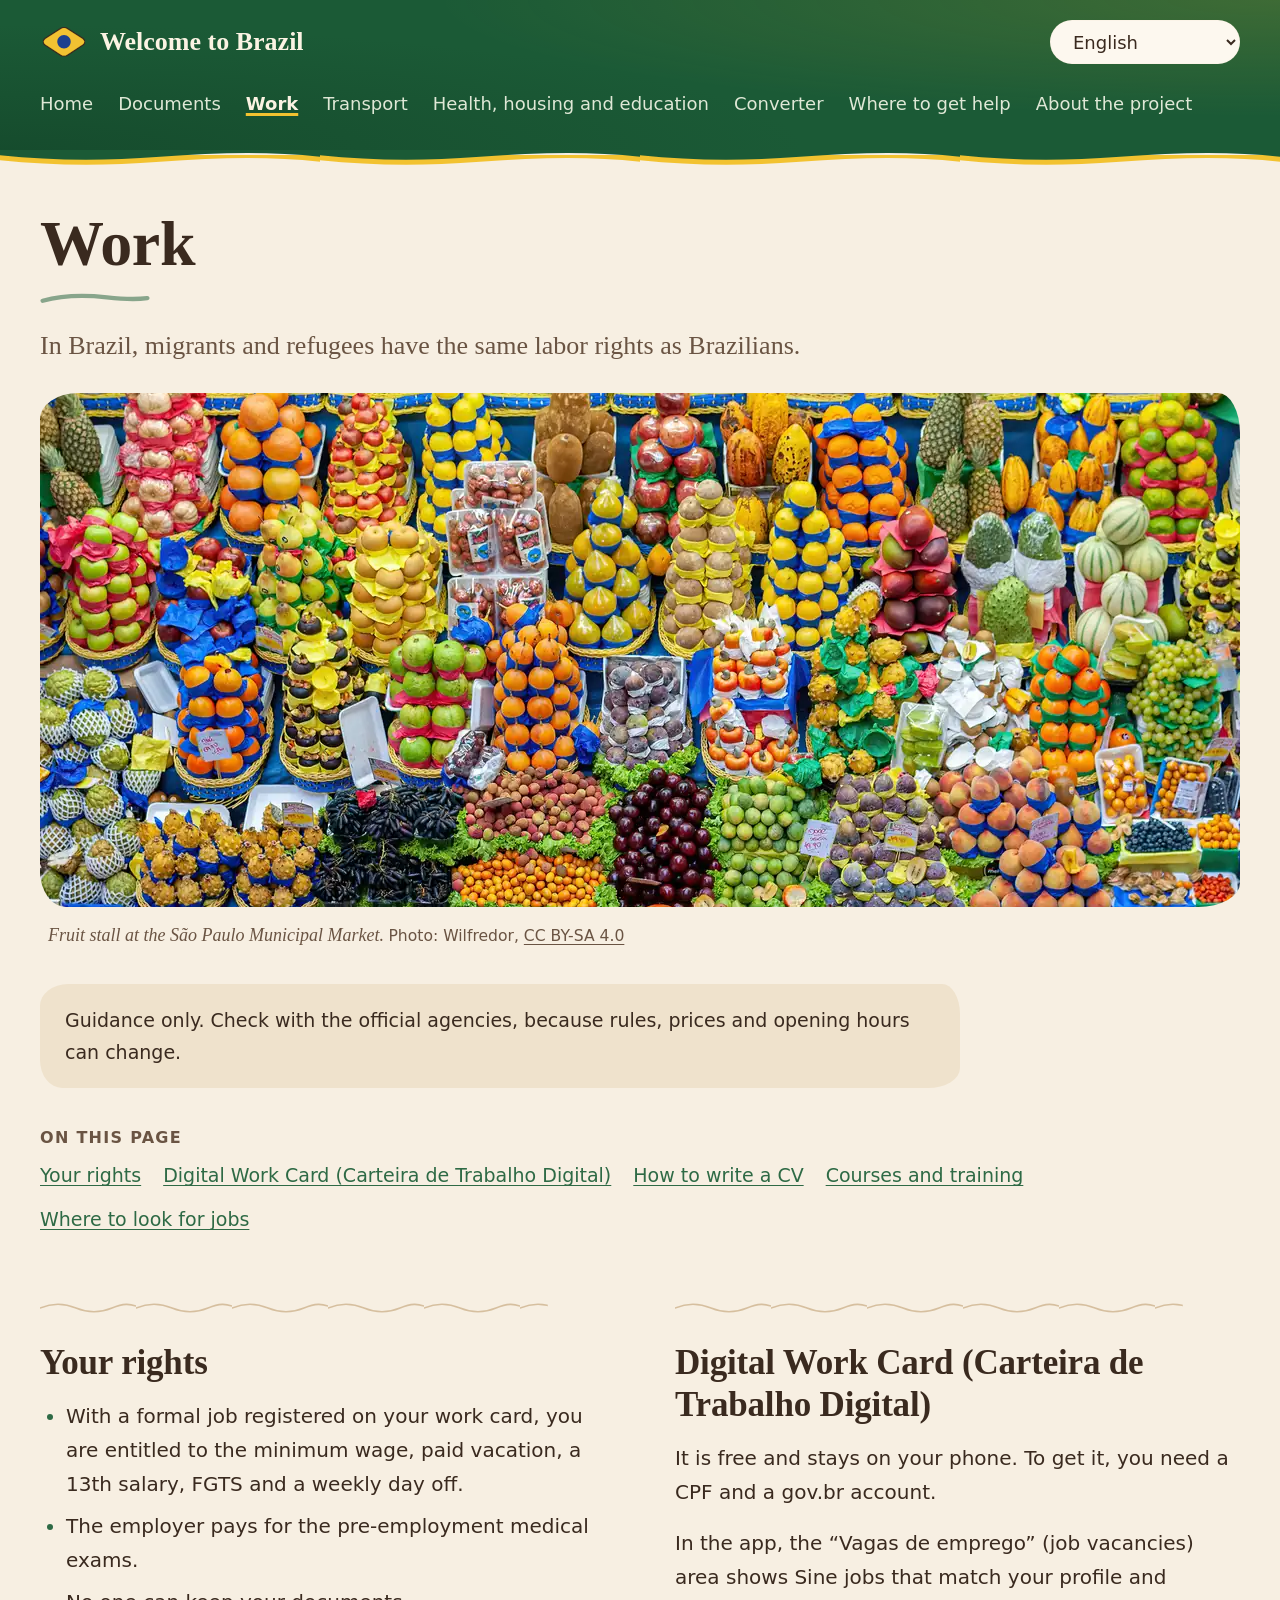
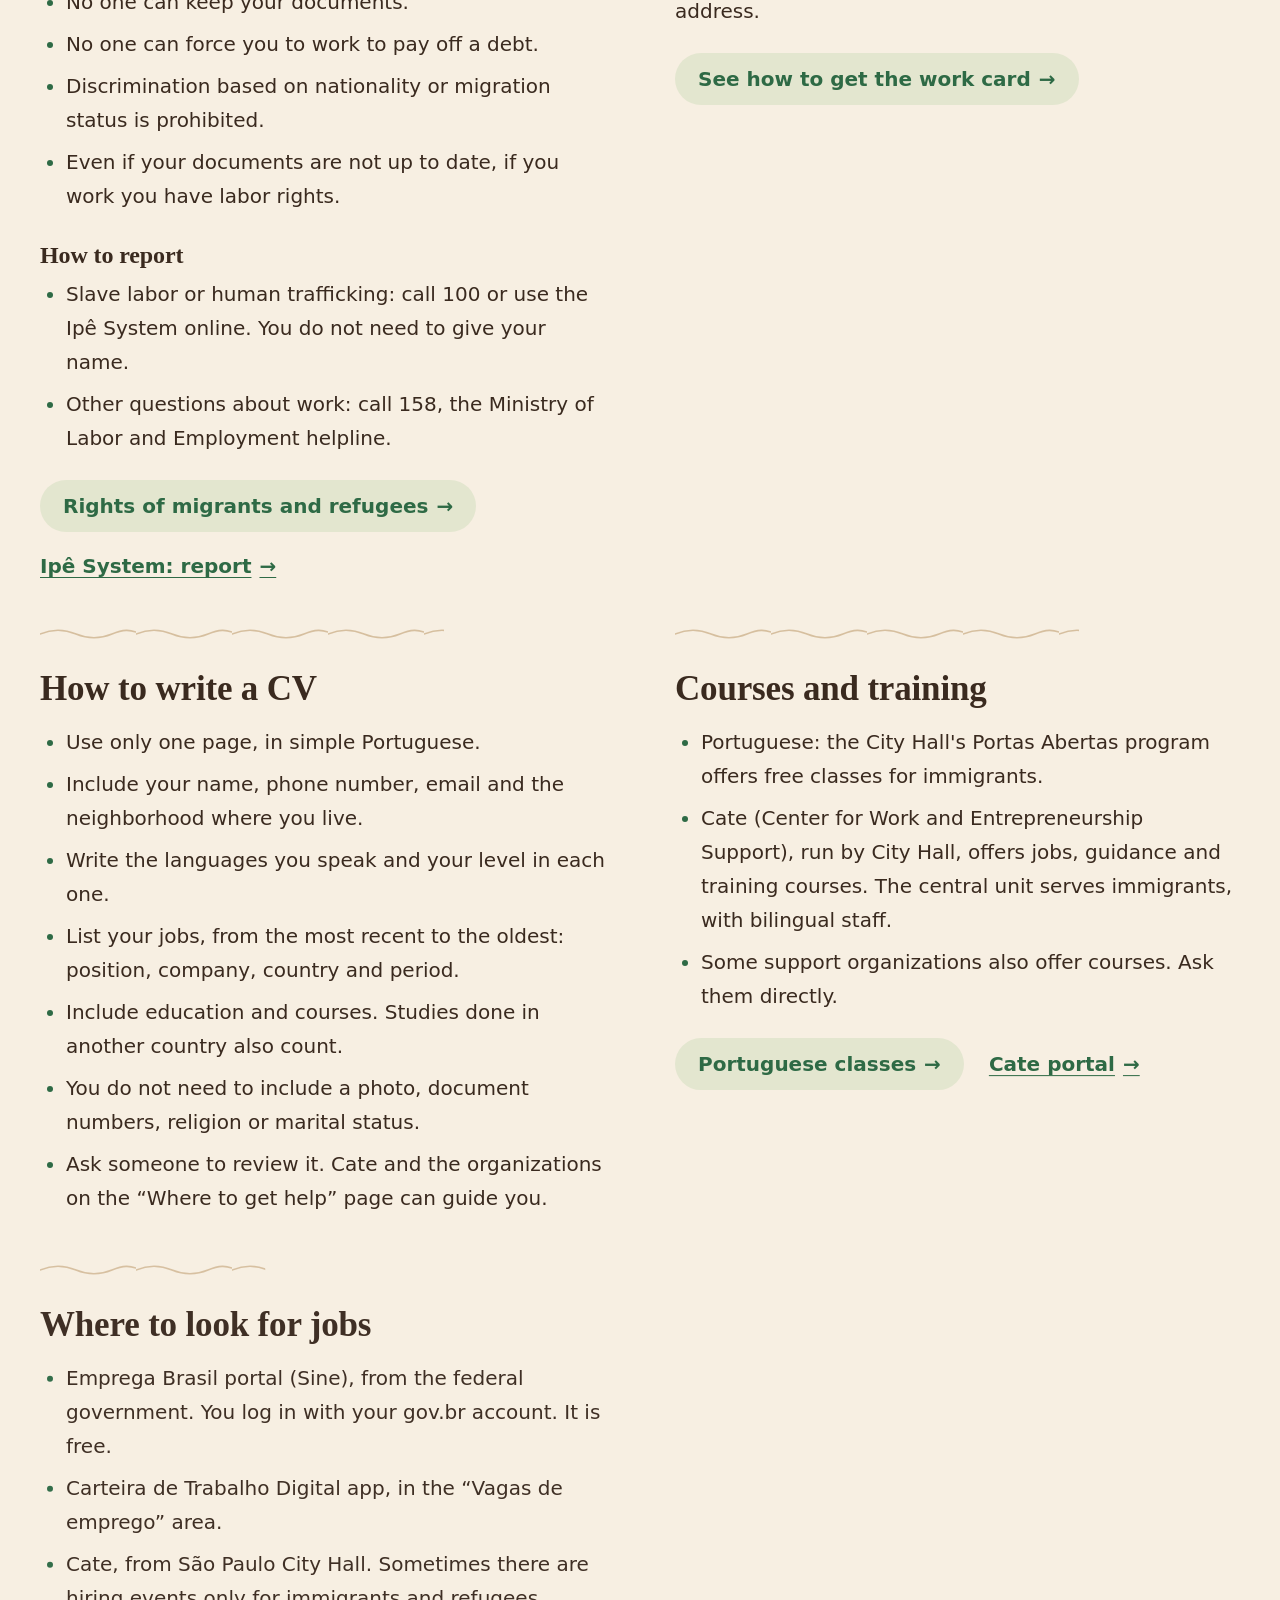
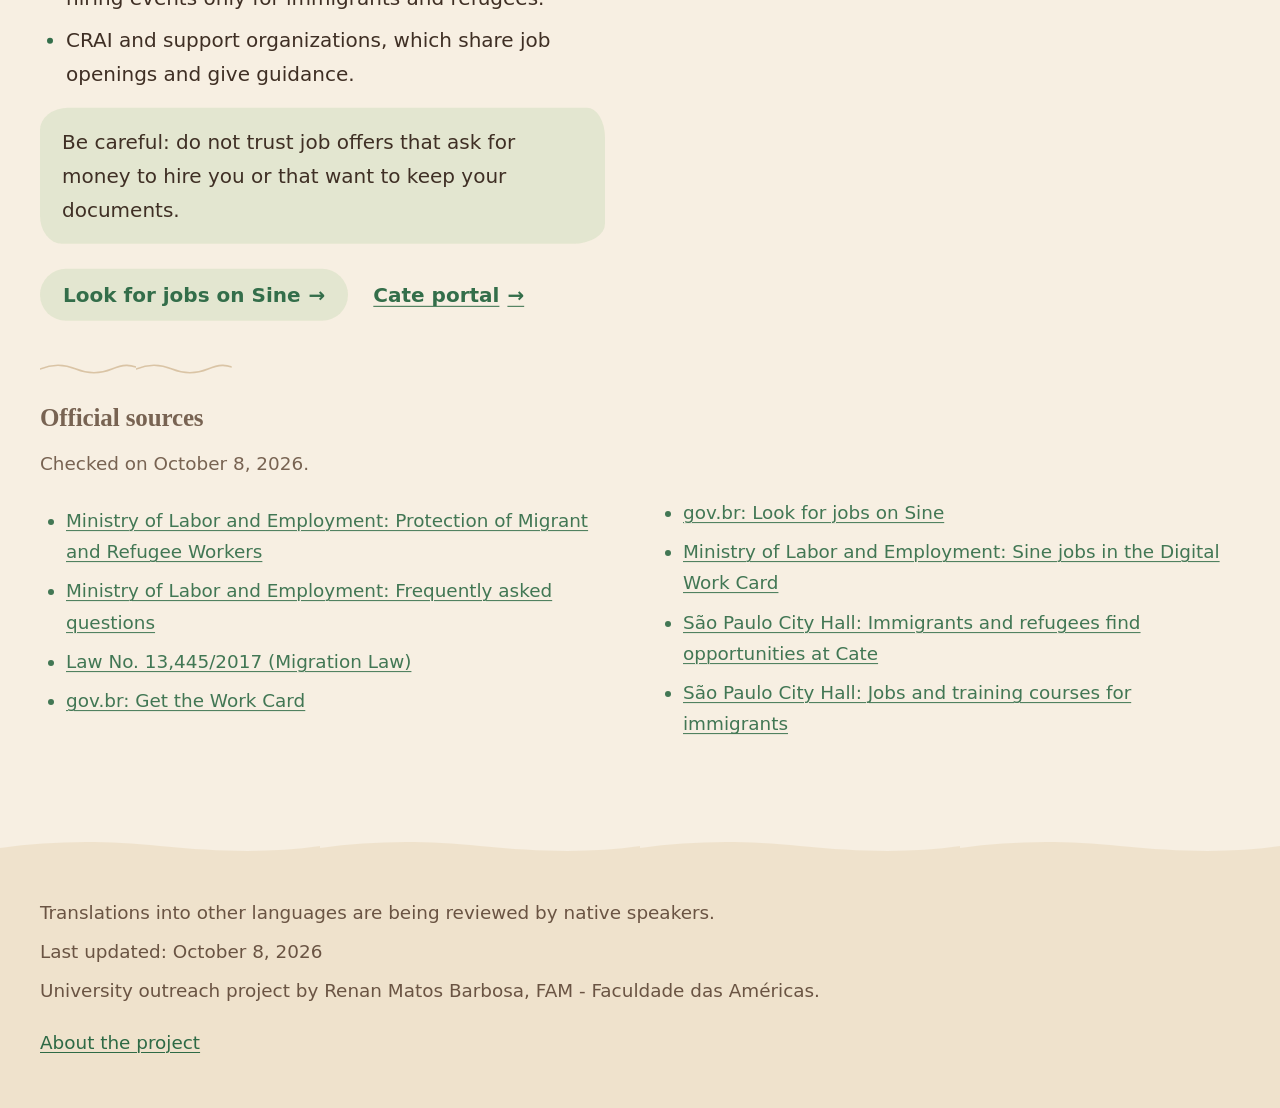
<file: trabalho.html>
<!doctype html>
<html lang="pt" dir="ltr">
<head>
  <meta charset="utf-8">
  <meta name="viewport" content="width=device-width, initial-scale=1">
  <title data-i18n="work.meta.title">Trabalho | Bem-vindo ao Brasil</title>
  <meta name="description" content="Direitos trabalhistas de migrantes e refugiados, Carteira de Trabalho Digital, currículo, cursos e onde buscar vagas em São Paulo." data-i18n-attr="content:work.meta.desc">
  <meta name="color-scheme" content="light">
  <meta name="theme-color" content="#1b5a36">
  <link rel="icon" href="data:image/svg+xml,%3Csvg xmlns='http://www.w3.org/2000/svg' viewBox='0 0 32 24'%3E%3Cpath d='M14 2.4a3.2 3.2 0 0 1 4 0l11.6 7.2a3 3 0 0 1 0 4.8L18 21.6a3.2 3.2 0 0 1-4 0L2.4 14.4a3 3 0 0 1 0-4.8z' fill='%23f2c230'/%3E%3Ccircle cx='16' cy='12' r='5' fill='%231f3f8f'/%3E%3C/svg%3E">
  <link rel="stylesheet" href="css/style.css">
  <script src="js/main.js"></script>
  <script src="js/i18n.js" defer></script>
</head>
<body>
  <a class="skip-link" href="#conteudo" data-i18n="common.skip">Pular para o conteúdo</a>
  <header class="site-header">
    <div class="container header-inner">
      <a class="brand" href="index.html"><svg class="brand-mark" viewBox="0 0 40 28" aria-hidden="true" focusable="false"><defs><filter id="mark-outline" x="-15%" y="-15%" width="130%" height="130%"><feMorphology in="SourceAlpha" operator="dilate" radius="0.6" result="grow"/><feFlood class="mark-ink"/><feComposite in2="grow" operator="in" result="ink"/><feMerge><feMergeNode in="ink"/><feMergeNode in="SourceGraphic"/></feMerge></filter></defs><g filter="url(#mark-outline)"><g class="mark-g"><path class="mark-a" fill-rule="evenodd" d="M17.6 3.3 Q20 1.8 22.4 3.3 L35.4 11.7 Q38.3 14 35.4 16.3 L22.4 24.7 Q20 26.2 17.6 24.7 L4.6 16.3 Q1.7 14 4.6 11.7 Z"/><path class="mark-b" fill-rule="evenodd" d="M14.40 14.00 C14.40 10.91 16.91 8.40 20.00 8.40 C23.09 8.40 25.60 10.91 25.60 14.00 C25.60 17.09 23.09 19.60 20.00 19.60 C16.91 19.60 14.40 17.09 14.40 14.00 Z"/></g></g></svg><span data-i18n="site.name">Bem-vindo ao Brasil</span></a>
      <div class="header-tools">
        <div class="lang-field">
          <label class="visually-hidden" for="lang-select" data-i18n="common.language">Idioma</label>
          <select id="lang-select" data-lang-select><option value="pt" lang="pt" dir="ltr" selected>Português</option><option value="es" lang="es" dir="ltr">Español</option><option value="en" lang="en" dir="ltr">English</option><option value="fr" lang="fr" dir="ltr">Français</option><option value="ar" lang="ar" dir="rtl">العربية</option><option value="ht" lang="ht" dir="ltr">Kreyòl ayisyen</option></select>
        </div>
        <button type="button" class="menu-toggle" aria-expanded="false" aria-controls="site-nav"><span data-i18n="common.menu">Menu</span></button>
      </div>
    </div>
    <nav id="site-nav" class="site-nav" aria-label="Menu principal" data-i18n-attr="aria-label:common.mainMenu">
      <div class="container">
        <ul>
          <li><a href="index.html"><span data-i18n="nav.home">Início</span></a></li>
          <li><a href="documentos.html"><span data-i18n="nav.docs">Documentos</span></a></li>
          <li><a href="trabalho.html" aria-current="page"><span data-i18n="nav.work">Trabalho</span></a></li>
          <li><a href="transporte.html"><span data-i18n="nav.transport">Transporte</span></a></li>
          <li><a href="saude-moradia.html"><span data-i18n="nav.life">Saúde, moradia e educação</span></a></li>
          <li><a href="conversor.html"><span data-i18n="nav.converter">Conversor</span></a></li>
          <li><a href="ajuda.html"><span data-i18n="nav.help">Onde buscar ajuda</span></a></li>
          <li><a href="sobre.html"><span data-i18n="nav.about">Sobre o projeto</span></a></li>
        </ul>
      </div>
    </nav>
  </header>
  <main id="conteudo" tabindex="-1">
    <div class="container">
      <h1 class="page-title"><span data-i18n="work.title">Trabalho</span></h1>
      <p class="lead" data-i18n="work.lead">No Brasil, migrantes e refugiados têm os mesmos direitos trabalhistas que os brasileiros.</p>
      <figure class="photo">
        <img src="img/trabalho-1200.webp" srcset="img/trabalho-640.webp 640w, img/trabalho-1200.webp 1200w, img/trabalho-1800.webp 1800w" sizes="(min-width: 64em) min(68rem, 100vw), (min-width: 46rem) 42rem, 100vw" width="1200" height="675" fetchpriority="high" alt="Banca com frutas coloridas no Mercado Municipal de São Paulo" data-i18n-attr="alt:photos.trabalho.alt" decoding="async">
        <figcaption><span data-i18n="photos.trabalho.caption">Banca de frutas no Mercado Municipal de São Paulo.</span> <span class="credit"><span data-i18n="common.photo">Foto:</span> Wilfredor, <a href="https://commons.wikimedia.org/wiki/File:Municipal_Market_of_S%C3%A3o_Paulo_city.jpg">CC BY-SA 4.0</a></span></figcaption>
      </figure>
      <div class="notice" role="note"><p data-i18n="common.notice">Informação de orientação. Confirme nos órgãos oficiais, pois regras, valores e horários podem mudar.</p></div>
      <nav class="toc" aria-labelledby="work-toc">
        <h2 id="work-toc" class="toc-title" data-i18n="common.onThisPage">Nesta página</h2>
        <ul>
          <li><a href="#direitos" data-i18n="work.rights.title">Seus direitos</a></li>
          <li><a href="#carteira" data-i18n="docs.ctps.title">Carteira de Trabalho Digital</a></li>
          <li><a href="#curriculo" data-i18n="work.cv.title">Como fazer um currículo</a></li>
          <li><a href="#cursos" data-i18n="work.courses.title">Cursos e capacitação</a></li>
          <li><a href="#vagas" data-i18n="work.jobs.title">Onde buscar vagas</a></li>
        </ul>
      </nav>

      <section class="card" id="direitos" aria-labelledby="direitos-h">
        <h2 id="direitos-h"><span data-i18n="work.rights.title">Seus direitos</span></h2>
        <ul>
          <li data-i18n="work.rights.1">Com carteira assinada, você tem direito a salário mínimo, férias pagas, 13º salário, FGTS e descanso semanal.</li>
          <li data-i18n="work.rights.2">O empregador paga os exames médicos de admissão.</li>
          <li data-i18n="work.rights.3">Ninguém pode ficar com os seus documentos.</li>
          <li data-i18n="work.rights.4">Ninguém pode obrigar você a trabalhar para pagar uma dívida.</li>
          <li data-i18n="work.rights.5">É proibido discriminar por nacionalidade ou situação migratória.</li>
          <li data-i18n="work.rights.6">Mesmo sem documentos em dia, quem trabalha tem direitos trabalhistas.</li>
        </ul>
        <h3 data-i18n="work.report.title">Como denunciar</h3>
        <ul>
          <li data-i18n="work.report.1">Trabalho escravo ou tráfico de pessoas: ligue 100 ou use o Sistema Ipê, na internet. Você não precisa se identificar.</li>
          <li data-i18n="work.report.2">Outras dúvidas sobre trabalho: ligue 158, a central do Ministério do Trabalho e Emprego.</li>
        </ul>
        <p class="links">
          <a class="btn" href="https://www.gov.br/trabalho-e-emprego/pt-br/acesso-a-informacao/acoes-e-programas/programas-projetos-acoes-obras-e-atividades/proteja"><span data-i18n="work.rights.link">Direitos de migrantes e refugiados</span></a>
          <a class="btn btn-secondary" href="https://ipe.sit.trabalho.gov.br/"><span data-i18n="work.report.ipe">Sistema Ipê: denúncia</span></a>
        </p>
      </section>

      <section class="card" id="carteira" aria-labelledby="carteira-h">
        <h2 id="carteira-h"><span data-i18n="docs.ctps.title">Carteira de Trabalho Digital</span></h2>
        <p data-i18n="work.ctps.text">É grátis e fica no celular. Para tirar, você precisa de CPF e de uma conta gov.br.</p>
        <p data-i18n="work.ctps.jobs">No aplicativo, a área “Vagas de emprego” mostra vagas do Sine de acordo com o seu perfil e o seu endereço.</p>
        <p class="links">
          <a class="btn" href="documentos.html#ctps"><span data-i18n="work.ctps.link">Veja como tirar a carteira</span></a>
        </p>
      </section>

      <section class="card" id="curriculo" aria-labelledby="curriculo-h">
        <h2 id="curriculo-h"><span data-i18n="work.cv.title">Como fazer um currículo</span></h2>
        <ul>
          <li data-i18n="work.cv.1">Use uma página só, em português simples.</li>
          <li data-i18n="work.cv.2">Coloque nome, telefone, e-mail e o bairro onde você mora.</li>
          <li data-i18n="work.cv.3">Escreva os idiomas que você fala e o seu nível em cada um.</li>
          <li data-i18n="work.cv.4">Liste seus trabalhos, do mais recente para o mais antigo: função, empresa, país e período.</li>
          <li data-i18n="work.cv.5">Inclua estudos e cursos. Estudos feitos em outro país também contam.</li>
          <li data-i18n="work.cv.6">Não é preciso colocar foto, número de documentos, religião ou estado civil.</li>
          <li data-i18n="work.cv.7">Peça para alguém revisar. O Cate e as entidades da página “Onde buscar ajuda” podem orientar.</li>
        </ul>
      </section>

      <section class="card" id="cursos" aria-labelledby="cursos-h">
        <h2 id="cursos-h"><span data-i18n="work.courses.title">Cursos e capacitação</span></h2>
        <ul>
          <li data-i18n="work.courses.1">Português: o programa Portas Abertas, da Prefeitura, oferece aulas grátis para imigrantes.</li>
          <li data-i18n="work.courses.2">O Cate (Centro de Apoio ao Trabalho e Empreendedorismo), da Prefeitura, oferece vagas, orientação e cursos de capacitação. A unidade central tem atendimento para imigrantes, com atendentes bilíngues.</li>
          <li data-i18n="work.courses.3">Algumas entidades de apoio também oferecem cursos. Pergunte diretamente a elas.</li>
        </ul>
        <p class="links">
          <a class="btn" href="saude-moradia.html#portugues"><span data-i18n="work.courses.pt">Aulas de português</span></a>
          <a class="btn btn-secondary" href="https://cate.prefeitura.sp.gov.br/"><span data-i18n="work.cate">Portal do Cate</span></a>
        </p>
      </section>

      <section class="card" id="vagas" aria-labelledby="vagas-h">
        <h2 id="vagas-h"><span data-i18n="work.jobs.title">Onde buscar vagas</span></h2>
        <ul>
          <li data-i18n="work.jobs.1">Portal Emprega Brasil (Sine), do governo federal. Você entra com a conta gov.br. É grátis.</li>
          <li data-i18n="work.jobs.2">Aplicativo Carteira de Trabalho Digital, na área “Vagas de emprego”.</li>
          <li data-i18n="work.jobs.3">Cate, da Prefeitura de São Paulo. Às vezes há processos seletivos só para imigrantes e refugiados.</li>
          <li data-i18n="work.jobs.4">CRAI e entidades de apoio, que divulgam vagas e orientam.</li>
        </ul>
        <p class="note" data-i18n="work.jobs.warning">Cuidado: desconfie de vagas que pedem dinheiro para contratar ou que querem ficar com os seus documentos.</p>
        <p class="links">
          <a class="btn" href="https://www.gov.br/pt-br/servicos/buscar-emprego-no-sistema-nacional-de-emprego-sine"><span data-i18n="work.jobs.sine">Buscar emprego no Sine</span></a>
          <a class="btn btn-secondary" href="https://cate.prefeitura.sp.gov.br/"><span data-i18n="work.cate">Portal do Cate</span></a>
        </p>
      </section>

      <section class="sources" aria-labelledby="src-h">
        <h2 id="src-h" data-i18n="common.sources">Fontes oficiais</h2>
        <p data-i18n="common.consulted">Consultado em 8 de outubro de 2026.</p>
        <ul>
          <li><a href="https://www.gov.br/trabalho-e-emprego/pt-br/acesso-a-informacao/acoes-e-programas/programas-projetos-acoes-obras-e-atividades/proteja" data-i18n="work.src.proteja">Ministério do Trabalho e Emprego: Proteção dos Trabalhadores Migrantes e Refugiados</a></li>
          <li><a href="https://www.gov.br/trabalho-e-emprego/pt-br/acesso-a-informacao/acoes-e-programas/programas-projetos-acoes-obras-e-atividades/proteja/duvidas-frequentes" data-i18n="work.src.faq">Ministério do Trabalho e Emprego: Perguntas frequentes</a></li>
          <li><a href="https://www.planalto.gov.br/ccivil_03/_ato2015-2018/2017/lei/l13445.htm" data-i18n="docs.src.law">Lei nº 13.445/2017 (Lei de Migração)</a></li>
          <li><a href="https://www.gov.br/pt-br/servicos/obter-a-carteira-de-trabalho" data-i18n="docs.src.ctps">gov.br: Obter a Carteira de Trabalho</a></li>
          <li><a href="https://www.gov.br/pt-br/servicos/buscar-emprego-no-sistema-nacional-de-emprego-sine" data-i18n="work.src.sine">gov.br: Buscar emprego no Sine</a></li>
          <li><a href="https://www.gov.br/trabalho-e-emprego/pt-br/noticias-e-conteudo/2025/janeiro/vagas-de-emprego-do-sine-podem-ser-visualizadas-na-carteira-de-trabalho-digital" data-i18n="work.src.sineApp">Ministério do Trabalho e Emprego: Vagas do Sine na Carteira de Trabalho Digital</a></li>
          <li><a href="https://prefeitura.sp.gov.br/web/desenvolvimento/w/noticias/326627" data-i18n="work.src.cate">Prefeitura de São Paulo: Imigrantes e refugiados encontram oportunidades no Cate</a></li>
          <li><a href="https://prefeitura.sp.gov.br/w/noticia/cidade-oferece-vagas-de-emprego-e-cursos-de-capacitacao-para-imigrantes-1" data-i18n="work.src.cateCourses">Prefeitura de São Paulo: Vagas de emprego e cursos de capacitação para imigrantes</a></li>
        </ul>
      </section>
    </div>
  </main>
  <footer class="site-footer">
    <div class="container">
      <p data-i18n="footer.translations">As traduções para outros idiomas estão em revisão por falantes nativos.</p>
      <p><span data-i18n="footer.updated">Última atualização:</span> <time datetime="2026-10-08" data-i18n="footer.updatedDate">8 de outubro de 2026</time></p>
      <p data-i18n="footer.project">Projeto de extensão universitária de Renan Matos Barbosa, FAM - Faculdade das Américas.</p>
      <ul class="footer-links">
        <li><a href="sobre.html" data-i18n="nav.about">Sobre o projeto</a></li>
      </ul>
    </div>
  </footer>
</body>
</html>
</file>
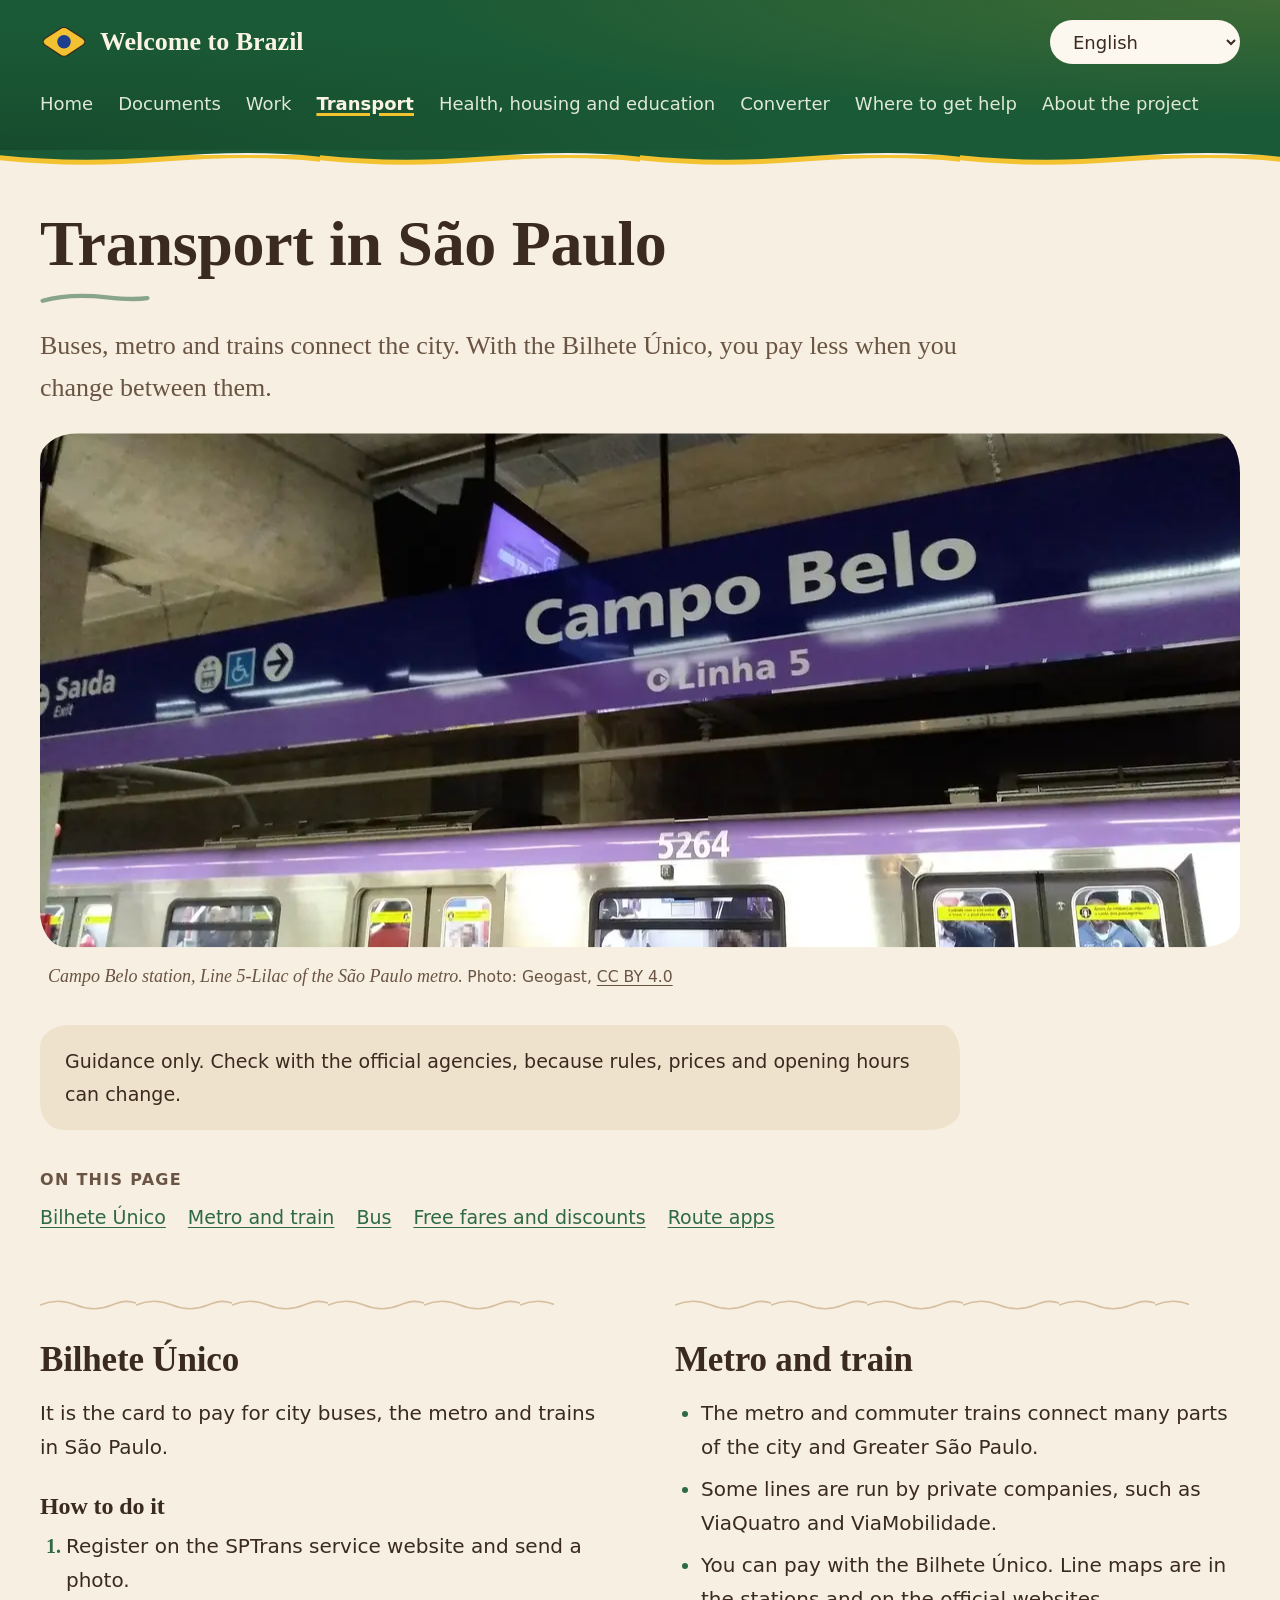
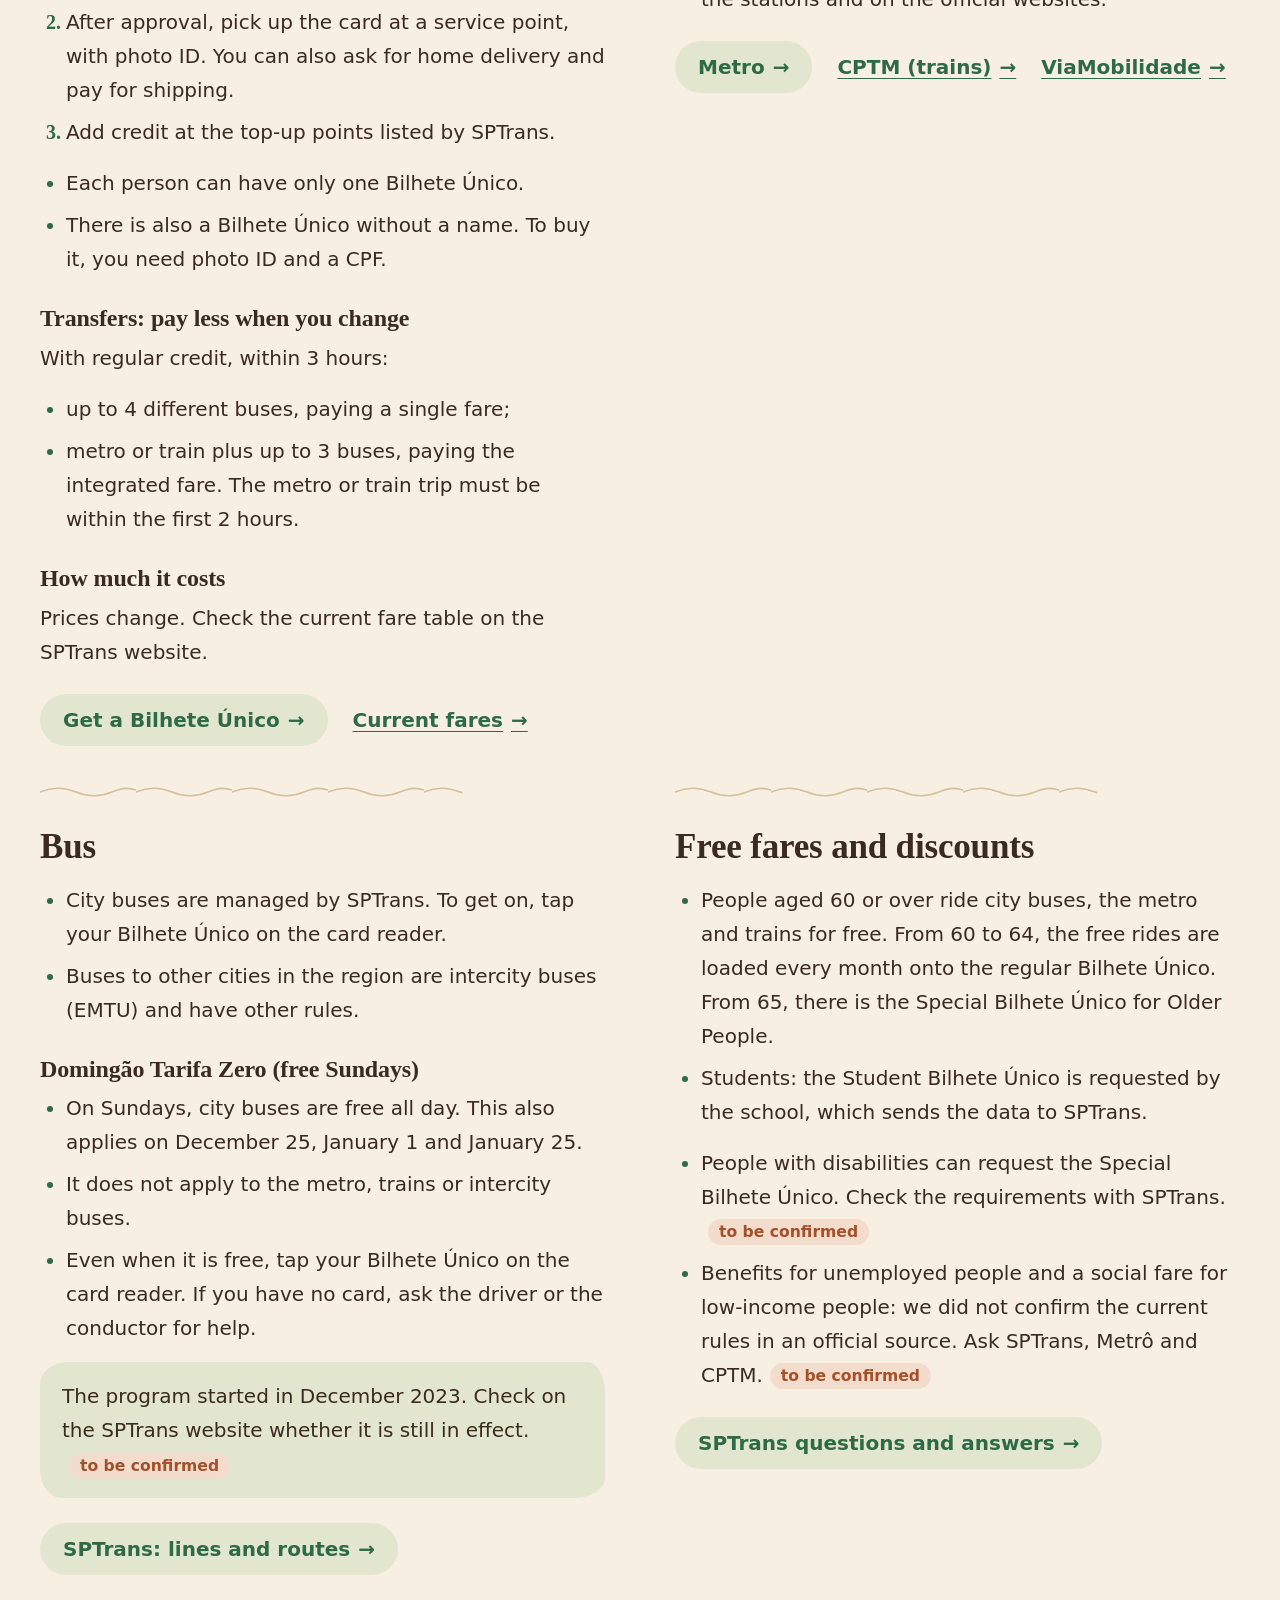
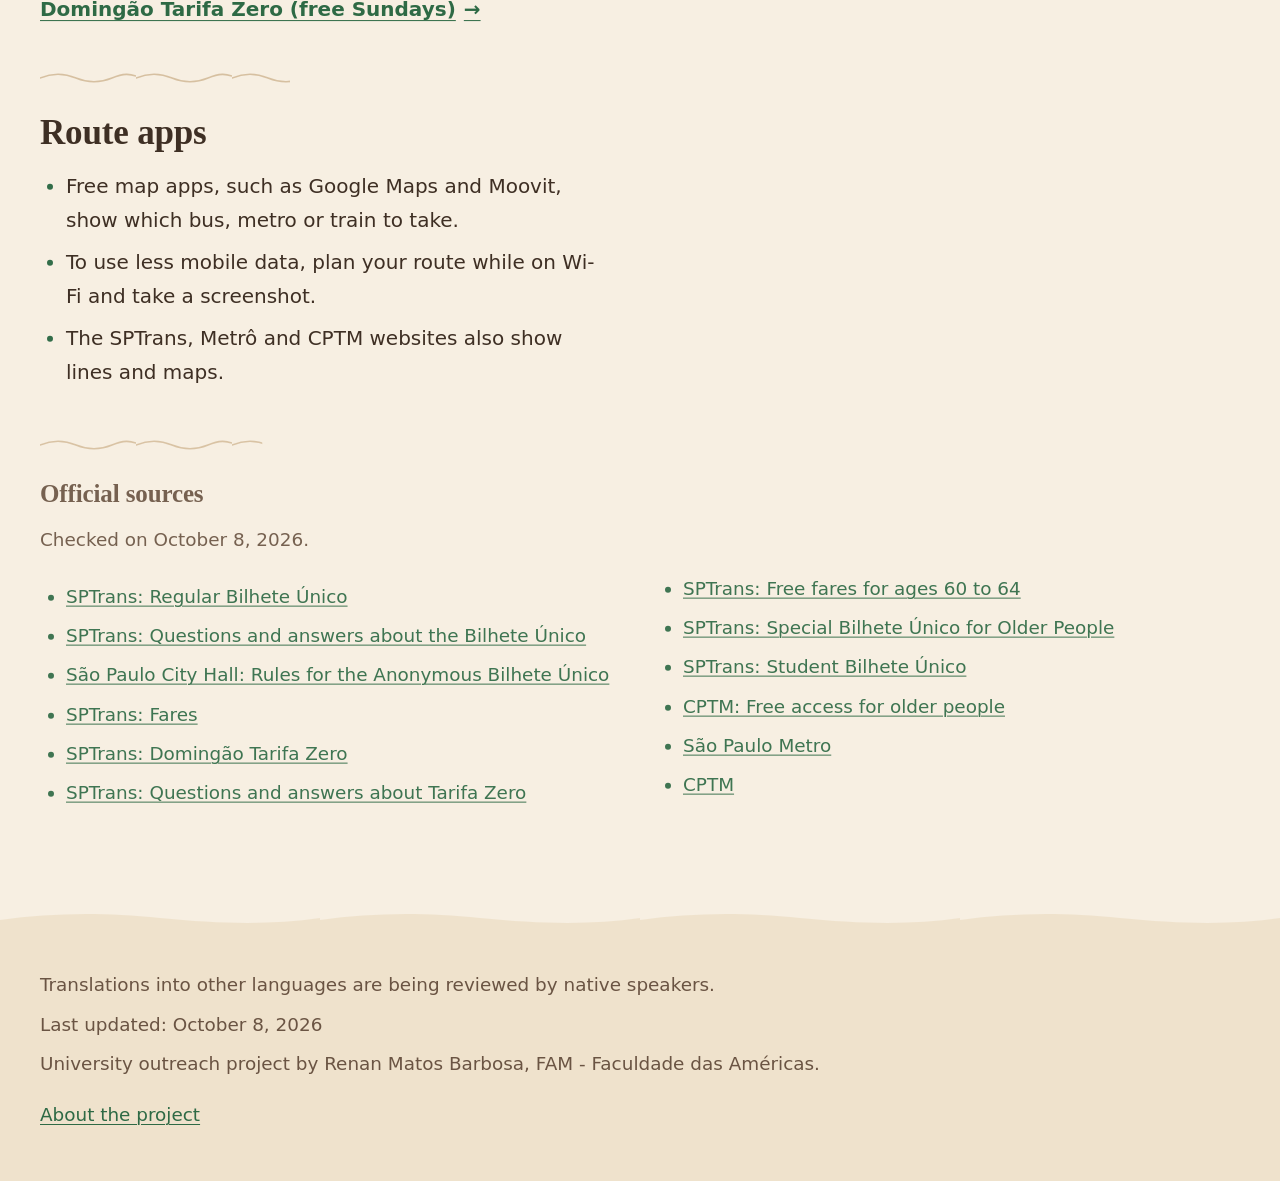
<file: transporte.html>
<!doctype html>
<html lang="pt" dir="ltr">
<head>
  <meta charset="utf-8">
  <meta name="viewport" content="width=device-width, initial-scale=1">
  <title data-i18n="transport.meta.title">Transporte em SP | Bem-vindo ao Brasil</title>
  <meta name="description" content="Bilhete Único, metrô, trem, ônibus, gratuidades e aplicativos de rota na cidade de São Paulo." data-i18n-attr="content:transport.meta.desc">
  <meta name="color-scheme" content="light">
  <meta name="theme-color" content="#1b5a36">
  <link rel="icon" href="data:image/svg+xml,%3Csvg xmlns='http://www.w3.org/2000/svg' viewBox='0 0 32 24'%3E%3Cpath d='M14 2.4a3.2 3.2 0 0 1 4 0l11.6 7.2a3 3 0 0 1 0 4.8L18 21.6a3.2 3.2 0 0 1-4 0L2.4 14.4a3 3 0 0 1 0-4.8z' fill='%23f2c230'/%3E%3Ccircle cx='16' cy='12' r='5' fill='%231f3f8f'/%3E%3C/svg%3E">
  <link rel="stylesheet" href="css/style.css">
  <script src="js/main.js"></script>
  <script src="js/i18n.js" defer></script>
</head>
<body>
  <a class="skip-link" href="#conteudo" data-i18n="common.skip">Pular para o conteúdo</a>
  <header class="site-header">
    <div class="container header-inner">
      <a class="brand" href="index.html"><svg class="brand-mark" viewBox="0 0 40 28" aria-hidden="true" focusable="false"><defs><filter id="mark-outline" x="-15%" y="-15%" width="130%" height="130%"><feMorphology in="SourceAlpha" operator="dilate" radius="0.6" result="grow"/><feFlood class="mark-ink"/><feComposite in2="grow" operator="in" result="ink"/><feMerge><feMergeNode in="ink"/><feMergeNode in="SourceGraphic"/></feMerge></filter></defs><g filter="url(#mark-outline)"><g class="mark-g"><path class="mark-a" fill-rule="evenodd" d="M17.6 3.3 Q20 1.8 22.4 3.3 L35.4 11.7 Q38.3 14 35.4 16.3 L22.4 24.7 Q20 26.2 17.6 24.7 L4.6 16.3 Q1.7 14 4.6 11.7 Z"/><path class="mark-b" fill-rule="evenodd" d="M14.40 14.00 C14.40 10.91 16.91 8.40 20.00 8.40 C23.09 8.40 25.60 10.91 25.60 14.00 C25.60 17.09 23.09 19.60 20.00 19.60 C16.91 19.60 14.40 17.09 14.40 14.00 Z"/></g></g></svg><span data-i18n="site.name">Bem-vindo ao Brasil</span></a>
      <div class="header-tools">
        <div class="lang-field">
          <label class="visually-hidden" for="lang-select" data-i18n="common.language">Idioma</label>
          <select id="lang-select" data-lang-select><option value="pt" lang="pt" dir="ltr" selected>Português</option><option value="es" lang="es" dir="ltr">Español</option><option value="en" lang="en" dir="ltr">English</option><option value="fr" lang="fr" dir="ltr">Français</option><option value="ar" lang="ar" dir="rtl">العربية</option><option value="ht" lang="ht" dir="ltr">Kreyòl ayisyen</option></select>
        </div>
        <button type="button" class="menu-toggle" aria-expanded="false" aria-controls="site-nav"><span data-i18n="common.menu">Menu</span></button>
      </div>
    </div>
    <nav id="site-nav" class="site-nav" aria-label="Menu principal" data-i18n-attr="aria-label:common.mainMenu">
      <div class="container">
        <ul>
          <li><a href="index.html"><span data-i18n="nav.home">Início</span></a></li>
          <li><a href="documentos.html"><span data-i18n="nav.docs">Documentos</span></a></li>
          <li><a href="trabalho.html"><span data-i18n="nav.work">Trabalho</span></a></li>
          <li><a href="transporte.html" aria-current="page"><span data-i18n="nav.transport">Transporte</span></a></li>
          <li><a href="saude-moradia.html"><span data-i18n="nav.life">Saúde, moradia e educação</span></a></li>
          <li><a href="conversor.html"><span data-i18n="nav.converter">Conversor</span></a></li>
          <li><a href="ajuda.html"><span data-i18n="nav.help">Onde buscar ajuda</span></a></li>
          <li><a href="sobre.html"><span data-i18n="nav.about">Sobre o projeto</span></a></li>
        </ul>
      </div>
    </nav>
  </header>
  <main id="conteudo" tabindex="-1">
    <div class="container">
      <h1 class="page-title"><span data-i18n="transport.title">Transporte em São Paulo</span></h1>
      <p class="lead" data-i18n="transport.lead">Ônibus, metrô e trem ligam a cidade. Com o Bilhete Único, você paga menos quando troca de condução.</p>
      <figure class="photo">
        <img src="img/transporte-1200.webp" srcset="img/transporte-640.webp 640w, img/transporte-1200.webp 1200w, img/transporte-1800.webp 1800w" sizes="(min-width: 64em) min(68rem, 100vw), (min-width: 46rem) 42rem, 100vw" width="1200" height="675" fetchpriority="high" alt="Trem da Linha 5-Lilás do metrô parado na estação Campo Belo" data-i18n-attr="alt:photos.transporte.alt" decoding="async">
        <figcaption><span data-i18n="photos.transporte.caption">Estação Campo Belo, Linha 5-Lilás do metrô de São Paulo.</span> <span class="credit"><span data-i18n="common.photo">Foto:</span> Geogast, <a href="https://commons.wikimedia.org/wiki/File:Esta%C3%A7%C3%A3o_Campo_Belo_%E2%80%A2_Linha_5_Lil%C3%A1s_%E2%80%A2_Metro_de_S%C3%A3o_Paulo_%E2%80%A2_plataforma_com_trem.jpg">CC BY 4.0</a></span></figcaption>
      </figure>
      <div class="notice" role="note"><p data-i18n="common.notice">Informação de orientação. Confirme nos órgãos oficiais, pois regras, valores e horários podem mudar.</p></div>
      <nav class="toc" aria-labelledby="tr-toc">
        <h2 id="tr-toc" class="toc-title" data-i18n="common.onThisPage">Nesta página</h2>
        <ul>
          <li><a href="#bilhete" data-i18n="transport.card.title">Bilhete Único</a></li>
          <li><a href="#metro" data-i18n="transport.rail.title">Metrô e trem</a></li>
          <li><a href="#onibus" data-i18n="transport.bus.title">Ônibus</a></li>
          <li><a href="#gratuidades" data-i18n="transport.free.title">Gratuidades e descontos</a></li>
          <li><a href="#apps" data-i18n="transport.apps.title">Aplicativos de rota</a></li>
        </ul>
      </nav>

      <section class="card" id="bilhete" aria-labelledby="bilhete-h">
        <h2 id="bilhete-h"><span data-i18n="transport.card.title">Bilhete Único</span></h2>
        <p data-i18n="transport.card.what">É o cartão para pagar ônibus municipais, metrô e trem em São Paulo.</p>
        <h3 data-i18n="common.how">Como fazer</h3>
        <ol class="steps">
          <li data-i18n="transport.card.how.1">Faça o cadastro no site de atendimento da SPTrans e envie uma foto.</li>
          <li data-i18n="transport.card.how.2">Depois da aprovação, retire o cartão em um posto de atendimento, com documento com foto. Você também pode pedir entrega em casa, pagando o envio.</li>
          <li data-i18n="transport.card.how.3">Coloque créditos nos pontos de recarga indicados pela SPTrans.</li>
        </ol>
        <ul>
          <li data-i18n="transport.card.one">Cada pessoa pode ter só um Bilhete Único.</li>
          <li data-i18n="transport.card.anon">Também existe o Bilhete Único sem nome. Para comprar, é preciso documento com foto e CPF.</li>
        </ul>
        <h3 data-i18n="transport.card.integration.title">Integração: pague menos ao trocar de condução</h3>
        <p data-i18n="transport.card.integration.intro">Com créditos comuns, dentro de 3 horas:</p>
        <ul>
          <li data-i18n="transport.card.integration.1">até 4 ônibus diferentes, pagando uma só tarifa;</li>
          <li data-i18n="transport.card.integration.2">metrô ou trem mais até 3 ônibus, pagando a tarifa de integração. A viagem de metrô ou trem precisa ser nas 2 primeiras horas.</li>
        </ul>
        <h3 data-i18n="common.cost">Quanto custa</h3>
        <p data-i18n="transport.card.price">Os valores mudam. Confira a tabela atual de tarifas no site da SPTrans.</p>
        <p class="links">
          <a class="btn" href="https://atendimento.sptrans.com.br/"><span data-i18n="transport.card.link">Pedir o Bilhete Único</span></a>
          <a class="btn btn-secondary" href="https://www.sptrans.com.br/tarifas/"><span data-i18n="transport.card.prices">Tarifas atuais</span></a>
        </p>
      </section>

      <section class="card" id="metro" aria-labelledby="metro-h">
        <h2 id="metro-h"><span data-i18n="transport.rail.title">Metrô e trem</span></h2>
        <ul>
          <li data-i18n="transport.rail.1">O metrô e os trens metropolitanos ligam várias regiões da cidade e da Grande São Paulo.</li>
          <li data-i18n="transport.rail.2">Algumas linhas são operadas por empresas privadas, como a ViaQuatro e a ViaMobilidade.</li>
          <li data-i18n="transport.rail.3">Você pode pagar com o Bilhete Único. O mapa das linhas fica nas estações e nos sites oficiais.</li>
        </ul>
        <p class="links">
          <a class="btn" href="https://www.metro.sp.gov.br/"><span data-i18n="transport.rail.metro">Metrô</span></a>
          <a class="btn btn-secondary" href="https://www.cptm.sp.gov.br/"><span data-i18n="transport.rail.cptm">CPTM (trens)</span></a>
          <a class="btn btn-secondary" href="https://www.viamobilidade.com.br/"><span data-i18n="transport.rail.via">ViaMobilidade</span></a>
        </p>
      </section>

      <section class="card" id="onibus" aria-labelledby="onibus-h">
        <h2 id="onibus-h"><span data-i18n="transport.bus.title">Ônibus</span></h2>
        <ul>
          <li data-i18n="transport.bus.1">Os ônibus municipais são gerenciados pela SPTrans. Para entrar, passe o Bilhete Único no validador.</li>
          <li data-i18n="transport.bus.2">Ônibus que vão para outras cidades da região são intermunicipais (EMTU) e têm outras regras.</li>
        </ul>
        <h3 data-i18n="transport.bus.sunday.title">Domingão Tarifa Zero</h3>
        <ul>
          <li data-i18n="transport.bus.sunday.1">Aos domingos, os ônibus municipais são grátis o dia todo. Também vale em 25 de dezembro, 1º de janeiro e 25 de janeiro.</li>
          <li data-i18n="transport.bus.sunday.2">Não vale para metrô, trem nem ônibus intermunicipais.</li>
          <li data-i18n="transport.bus.sunday.3">Mesmo grátis, passe o Bilhete Único no validador. Se não tiver cartão, peça ajuda ao motorista ou ao cobrador.</li>
        </ul>
        <p class="note"><span data-i18n="transport.bus.sunday.verify">O programa começou em dezembro de 2023. Confirme no site da SPTrans se continua valendo.</span><span class="verify" data-i18n="common.verify">verificar</span></p>
        <p class="links">
          <a class="btn" href="https://www.sptrans.com.br/"><span data-i18n="transport.bus.link">SPTrans: linhas e itinerários</span></a>
          <a class="btn btn-secondary" href="https://www.sptrans.com.br/domingao-tarifa-zero/"><span data-i18n="transport.bus.sunday.title">Domingão Tarifa Zero</span></a>
        </p>
      </section>

      <section class="card" id="gratuidades" aria-labelledby="grat-h">
        <h2 id="grat-h"><span data-i18n="transport.free.title">Gratuidades e descontos</span></h2>
        <ul>
          <li data-i18n="transport.free.1">Pessoas com 60 anos ou mais não pagam ônibus municipais, metrô e trem. De 60 a 64 anos, a gratuidade é carregada todo mês no Bilhete Único comum. A partir de 65 anos, existe o Bilhete Único Especial da Pessoa Idosa.</li>
          <li data-i18n="transport.free.2">Estudantes: o Bilhete Único de Estudante é pedido pela escola, que envia os dados para a SPTrans.</li>
        </ul>
        <ul>
          <li><span data-i18n="transport.free.3">Pessoas com deficiência podem pedir o Bilhete Único Especial. Confira os requisitos na SPTrans.</span><span class="verify" data-i18n="common.verify">verificar</span></li>
          <li><span data-i18n="transport.free.4">Benefícios para desempregados e tarifa social para baixa renda: não confirmamos as regras atuais em fonte oficial. Pergunte à SPTrans, ao Metrô e à CPTM.</span><span class="verify" data-i18n="common.verify">verificar</span></li>
        </ul>
        <p class="links">
          <a class="btn" href="https://www.sptrans.com.br/perguntas-e-respostas/?sobre=bilhete-unico"><span data-i18n="transport.free.link">Perguntas e respostas da SPTrans</span></a>
        </p>
      </section>

      <section class="card" id="apps" aria-labelledby="apps-h">
        <h2 id="apps-h"><span data-i18n="transport.apps.title">Aplicativos de rota</span></h2>
        <ul>
          <li data-i18n="transport.apps.1">Aplicativos de mapa gratuitos, como Google Maps e Moovit, mostram qual ônibus, metrô ou trem pegar.</li>
          <li data-i18n="transport.apps.2">Para gastar menos internet, planeje a rota quando estiver no Wi-Fi e tire uma foto da tela.</li>
          <li data-i18n="transport.apps.3">Os sites da SPTrans, do Metrô e da CPTM também mostram linhas e mapas.</li>
        </ul>
      </section>

      <section class="sources" aria-labelledby="src-h">
        <h2 id="src-h" data-i18n="common.sources">Fontes oficiais</h2>
        <p data-i18n="common.consulted">Consultado em 8 de outubro de 2026.</p>
        <ul>
          <li><a href="https://bilheteunico.sptrans.com.br/comum/" data-i18n="transport.src.comum">SPTrans: Bilhete Único Comum</a></li>
          <li><a href="https://www.sptrans.com.br/perguntas-e-respostas/?sobre=bilhete-unico" data-i18n="transport.src.faq">SPTrans: Perguntas e respostas sobre o Bilhete Único</a></li>
          <li><a href="https://prefeitura.sp.gov.br/web/mobilidade/w/noticias/257997" data-i18n="transport.src.anon">Prefeitura de São Paulo: Regras do Bilhete Único Anônimo</a></li>
          <li><a href="https://www.sptrans.com.br/tarifas/" data-i18n="transport.src.tarifas">SPTrans: Tarifas</a></li>
          <li><a href="https://www.sptrans.com.br/domingao-tarifa-zero/" data-i18n="transport.src.sunday">SPTrans: Domingão Tarifa Zero</a></li>
          <li><a href="https://www.sptrans.com.br/perguntas-e-respostas/?sobre=tarifa-zero" data-i18n="transport.src.sundayFaq">SPTrans: Perguntas e respostas sobre a Tarifa Zero</a></li>
          <li><a href="https://www.sptrans.com.br/perguntas-e-respostas/?sobre=gratuidade-60-64" data-i18n="transport.src.6064">SPTrans: Gratuidade de 60 a 64 anos</a></li>
          <li><a href="https://www.sptrans.com.br/perguntas-e-respostas/?sobre=bilhete-pessoa-idosa" data-i18n="transport.src.idoso">SPTrans: Bilhete Único Especial da Pessoa Idosa</a></li>
          <li><a href="https://www.sptrans.com.br/perguntas-e-respostas/?sobre=bilhete-estudante" data-i18n="transport.src.estudante">SPTrans: Bilhete Único de Estudante</a></li>
          <li><a href="https://www.cptm.sp.gov.br/cptm/sua-viagem/bilhetes-e-cartoes/acesso-livre-idosos" data-i18n="transport.src.cptmIdoso">CPTM: Acesso livre para idosos</a></li>
          <li><a href="https://www.metro.sp.gov.br/" data-i18n="transport.src.metro">Metrô de São Paulo</a></li>
          <li><a href="https://www.cptm.sp.gov.br/" data-i18n="transport.src.cptm">CPTM</a></li>
        </ul>
      </section>
    </div>
  </main>
  <footer class="site-footer">
    <div class="container">
      <p data-i18n="footer.translations">As traduções para outros idiomas estão em revisão por falantes nativos.</p>
      <p><span data-i18n="footer.updated">Última atualização:</span> <time datetime="2026-10-08" data-i18n="footer.updatedDate">8 de outubro de 2026</time></p>
      <p data-i18n="footer.project">Projeto de extensão universitária de Renan Matos Barbosa, FAM - Faculdade das Américas.</p>
      <ul class="footer-links">
        <li><a href="sobre.html" data-i18n="nav.about">Sobre o projeto</a></li>
      </ul>
    </div>
  </footer>
</body>
</html>
</file>
<file: css/style.css>
:root {
  color-scheme: light;
  --bg: #f7efe2;
  --paper: #fdf8ef;
  --sand: #efe2cc;
  --text: #3a2a1f;
  --muted: #6a5443;
  --accent: #2e6a45;
  --accent-strong: #1f5233;
  --accent-soft: #e3e6cf;
  --terra: #a4502a;
  --terra-soft: #f3dccb;
  --line: #d6bf9f;
  --focus: #a4502a;
  --brasil: #1b5a36;
  --brasil-deep: #154a2c;
  --ouro: #f2c230;
  --anil: #1f3f8f;
  --on-brasil: #fbf3e3;
  --on-brasil-muted: #dfe8d6;
  --serif: "Iowan Old Style", "Palatino Linotype", Palatino, "Book Antiqua", Georgia, "Noto Serif", serif;
  --sans: system-ui, -apple-system, "Segoe UI", Roboto, "Noto Sans", "Noto Sans Arabic", Tahoma, Arial, sans-serif;
  --blob: 28px 18px 32px 22px / 22px 30px 20px 28px;
  --wave-line: url("data:image/svg+xml,%3Csvg xmlns='http://www.w3.org/2000/svg' width='96' height='12' viewBox='0 0 96 12'%3E%3Cpath d='M0 6c12-5 24-5 36 0s24 5 36 0 18-4 24-2' fill='none' stroke='black' stroke-width='1.6' stroke-linecap='round'/%3E%3C/svg%3E");
  --wave-fill: url("data:image/svg+xml,%3Csvg xmlns='http://www.w3.org/2000/svg' width='160' height='16' viewBox='0 0 160 16' preserveAspectRatio='none'%3E%3Cpath d='M0 16V9C26 2 50 1 80 7s56 7 80 0v9z' fill='black'/%3E%3C/svg%3E");
  --stroke: url("data:image/svg+xml,%3Csvg xmlns='http://www.w3.org/2000/svg' width='120' height='14' viewBox='0 0 120 14' preserveAspectRatio='none'%3E%3Cpath d='M3 9c20-6 44-7 70-4 16 2 30 3 44 1' fill='none' stroke='black' stroke-width='5' stroke-linecap='round'/%3E%3C/svg%3E");
}

*,
*::before,
*::after {
  box-sizing: border-box;
}

html {
  font-size: 112.5%;
  -webkit-text-size-adjust: 100%;
  text-size-adjust: 100%;
}

@media (prefers-reduced-motion: no-preference) {
  html {
    scroll-behavior: smooth;
  }
}

body {
  margin: 0;
  background: var(--bg);
  color: var(--text);
  font-family: var(--sans);
  line-height: 1.7;
  overflow-wrap: break-word;
}

h1,
h2,
h3 {
  font-family: var(--serif);
  font-weight: 600;
  line-height: 1.2;
  letter-spacing: -0.005em;
}

a {
  color: var(--accent);
  text-decoration-thickness: 0.07em;
  text-underline-offset: 0.18em;
}

a:hover {
  color: var(--accent-strong);
  text-decoration-thickness: 0.14em;
}

:focus-visible {
  outline: 3px solid var(--focus);
  outline-offset: 3px;
  border-radius: 6px;
}

.visually-hidden {
  position: absolute !important;
  width: 1px;
  height: 1px;
  padding: 0;
  margin: -1px;
  overflow: hidden;
  clip: rect(0, 0, 0, 0);
  white-space: nowrap;
  border: 0;
}

.skip-link {
  position: absolute;
  inset-inline-start: 1rem;
  inset-block-start: -10rem;
  z-index: 10;
  padding: 0.6rem 1rem;
  border-radius: 999px;
  background: var(--accent);
  color: var(--bg);
  font-weight: 700;
}

.skip-link:focus {
  inset-block-start: 1rem;
}

.container {
  max-width: 44rem;
  margin-inline: auto;
  padding-inline: 1.15rem;
}

.site-header {
  position: relative;
  padding-block-end: 0.35rem;
  background: var(--brasil);
  background-image: radial-gradient(120% 140% at 100% 0%, rgba(242, 194, 48, 0.16), transparent 55%), radial-gradient(90% 120% at 0% 100%, rgba(21, 74, 44, 0.9), transparent 70%);
  color: var(--on-brasil);
}

.site-header::after {
  content: "";
  position: absolute;
  inset-inline: 0;
  inset-block-end: -11px;
  height: 12px;
  background: var(--brasil);
  -webkit-mask: var(--wave-fill) repeat-x left top / 320px 12px;
  mask: var(--wave-fill) repeat-x left top / 320px 12px;
  transform: scaleY(-1);
  pointer-events: none;
}

.site-header::before {
  content: "";
  position: absolute;
  inset-inline: 0;
  inset-block-end: -16px;
  height: 12px;
  background: var(--ouro);
  -webkit-mask: var(--wave-fill) repeat-x left top / 320px 12px;
  mask: var(--wave-fill) repeat-x left top / 320px 12px;
  transform: scaleY(-1);
  pointer-events: none;
}

.site-header :focus-visible {
  outline-color: var(--ouro);
}

.header-inner {
  display: flex;
  flex-wrap: wrap;
  align-items: center;
  justify-content: space-between;
  gap: 0.5rem 1rem;
  padding-block: 1rem 0.5rem;
}

.brand {
  display: inline-flex;
  align-items: center;
  gap: 0.6rem;
  min-height: 44px;
  color: var(--on-brasil);
  font-family: var(--serif);
  font-size: 1.3rem;
  font-weight: 600;
  text-decoration: none;
}

.brand:hover {
  color: var(--on-brasil);
}

.brand-mark {
  width: 2.4rem;
  height: 1.68rem;
  flex: none;
  overflow: visible;
}

.mark-ink {
  flood-color: var(--text);
}

.mark-a {
  fill: var(--ouro);
}

.mark-b {
  fill: var(--anil);
}

.header-tools {
  display: flex;
  align-items: center;
  gap: 0.5rem;
}

select,
.menu-toggle {
  min-height: 44px;
  padding-block: 0.35rem;
  padding-inline: 0.9rem;
  border: 1.5px solid rgba(251, 243, 227, 0.55);
  border-radius: 999px;
  background: var(--paper);
  color: var(--text);
  font: inherit;
  font-size: 0.9rem;
}

select {
  max-width: 11.5rem;
}

.menu-toggle {
  display: none;
  background: transparent;
  color: var(--on-brasil);
  font-weight: 600;
  cursor: pointer;
}

.js .menu-toggle {
  display: inline-flex;
  align-items: center;
}

.site-nav ul {
  display: flex;
  flex-direction: column;
  margin: 0;
  padding: 0 0 0.75rem;
  list-style: none;
}

.site-nav a {
  display: flex;
  align-items: center;
  min-height: 44px;
  color: var(--on-brasil-muted);
  font-size: 0.95rem;
  text-decoration: none;
}

.site-nav a:hover {
  color: var(--on-brasil);
  text-decoration: underline;
  text-decoration-color: var(--ouro);
}

.site-nav a[aria-current="page"] {
  color: var(--on-brasil);
  font-weight: 700;
  text-decoration: underline;
  text-decoration-color: var(--ouro);
  text-decoration-thickness: 0.16em;
}

.js .site-nav {
  display: none;
}

.js .site-nav.is-open {
  display: block;
}

@media (min-width: 52em) {
  .site-header .container {
    max-width: 64rem;
  }

  .js .menu-toggle {
    display: none;
  }

  .js .site-nav {
    display: block;
  }

  .site-nav ul {
    flex-direction: row;
    flex-wrap: wrap;
    gap: 0 1.25rem;
    padding-block-end: 0.5rem;
  }

  .site-nav a {
    font-size: 0.9rem;
  }
}

main {
  display: block;
  padding-block: 2.75rem 3rem;
}

main:focus {
  outline: none;
}

p {
  margin-block: 0 0.85rem;
}

ul,
ol {
  margin-block: 0 0.85rem;
  padding-inline-start: 1.3rem;
}

li {
  margin-block: 0.4rem;
}

li::marker {
  color: var(--accent);
}

.kicker {
  margin-block-end: 0.4rem;
  color: var(--accent);
  font-size: 0.8rem;
  font-weight: 700;
  letter-spacing: 0.08em;
  text-transform: uppercase;
}

.page-title,
.hero h1 {
  margin-block: 0 1rem;
  font-size: clamp(2rem, 7vw, 2.8rem);
}

.page-title::after,
.hero h1::after {
  content: "";
  display: block;
  width: 5.5rem;
  height: 12px;
  margin-block-start: 0.5rem;
  background: var(--accent);
  opacity: 0.55;
  -webkit-mask: var(--stroke) no-repeat center / 100% 100%;
  mask: var(--stroke) no-repeat center / 100% 100%;
  clip-path: inset(0 calc((1 - var(--draw, 1)) * 100%) 0 0);
}

.lead {
  margin-block-end: 1.5rem;
  color: var(--muted);
  font-family: var(--serif);
  font-size: 1.2rem;
  line-height: 1.6;
}

h2 {
  margin-block: 0 0.75rem;
  font-size: 1.6rem;
}

h3 {
  margin-block: 1.4rem 0.4rem;
  font-size: 1.15rem;
}

.photo {
  margin: 0 0 1.75rem;
}

.photo img {
  display: block;
  width: 100%;
  height: auto;
  aspect-ratio: 16 / 9;
  object-fit: cover;
  border-radius: 38px 22px 42px 26px / 26px 40px 24px 36px;
  background: var(--sand);
}

.photo figcaption {
  margin-block-start: 0.55rem;
  padding-inline: 0.4rem;
  color: var(--muted);
  font-family: var(--serif);
  font-size: 0.9rem;
  font-style: italic;
  line-height: 1.5;
}

.credit {
  font-family: var(--sans);
  font-size: 0.78rem;
  font-style: normal;
}

.credit a {
  color: inherit;
}

.photo + .notice {
  margin-block-start: 0;
}

.notice {
  margin-block: 1.5rem 2rem;
  padding: 1rem 1.25rem;
  border-radius: var(--blob);
  background: var(--sand);
}

.notice p {
  margin: 0;
  font-size: 0.95rem;
}

.note {
  padding: 0.85rem 1.1rem;
  border-radius: var(--blob);
  background: var(--accent-soft);
}

.toc {
  margin-block: 0 1rem;
  font-size: 0.95rem;
}

.toc-title {
  margin-block: 0 0.3rem;
  color: var(--muted);
  font-family: var(--sans);
  font-size: 0.8rem;
  font-weight: 700;
  letter-spacing: 0.08em;
  text-transform: uppercase;
}

.toc ul {
  display: flex;
  flex-wrap: wrap;
  gap: 0 1.1rem;
  margin: 0;
  padding: 0;
  list-style: none;
}

.toc li {
  margin: 0;
}

.toc a {
  display: inline-flex;
  align-items: center;
  min-height: 44px;
}

.card,
section.sources {
  position: relative;
  margin-block: 2rem 0;
  padding-block-start: 2rem;
  scroll-margin-block-start: 1rem;
}

.card::before,
.sources::before,
.posts li + li::before {
  content: "";
  position: absolute;
  inset-inline: 0;
  inset-block-start: 0;
  height: 12px;
  background: var(--line);
  -webkit-mask: var(--wave-line) repeat-x left center;
  mask: var(--wave-line) repeat-x left center;
  clip-path: inset(0 calc((1 - var(--draw, 1)) * 100%) 0 0);
}

.card > :last-child {
  margin-block-end: 0;
}

section {
  scroll-margin-block-start: 1rem;
}

.steps li::marker {
  color: var(--accent);
  font-family: var(--serif);
  font-weight: 700;
}

.links {
  display: flex;
  flex-wrap: wrap;
  align-items: center;
  gap: 0.6rem 1.25rem;
  margin-block: 1.25rem 0;
}

.btn {
  display: inline-flex;
  align-items: center;
  min-height: 44px;
  font-weight: 600;
}

.btn::after {
  content: "→";
  content: "→" / "";
  margin-inline-start: 0.4rem;
  text-decoration: none;
}

[dir="rtl"] .btn::after {
  content: "←";
  content: "←" / "";
}

.btn:first-child {
  padding: 0.45rem 1.15rem;
  border-radius: 999px;
  background: var(--accent-soft);
  text-decoration: none;
}

.btn:first-child:hover {
  text-decoration: underline;
}

.posts {
  margin: 0;
  padding: 0;
  list-style: none;
}

.posts li {
  position: relative;
  margin: 0;
}

.post {
  display: block;
  padding-block: 1.1rem;
  color: var(--text);
  text-decoration: none;
}

.post-title {
  display: block;
  color: var(--text);
  font-family: var(--serif);
  font-size: 1.4rem;
  font-weight: 600;
  line-height: 1.25;
}

.post-title::after {
  content: "→";
  content: "→" / "";
  display: inline-block;
  margin-inline-start: 0.45rem;
  color: var(--accent);
  transition: transform 0.2s ease;
}

[dir="rtl"] .post-title::after {
  content: "←";
  content: "←" / "";
}

.post-desc {
  display: block;
  margin-block-start: 0.25rem;
  color: var(--muted);
}

.post:hover .post-title {
  color: var(--accent);
  text-decoration: underline;
  text-decoration-thickness: 0.07em;
  text-underline-offset: 0.18em;
}

@media (prefers-reduced-motion: no-preference) {
  .post:hover .post-title::after {
    transform: translateX(0.2rem);
  }

  [dir="rtl"] .post:hover .post-title::after {
    transform: translateX(-0.2rem);
  }
}

.hero {
  margin-block-end: 0.5rem;
}

.verify {
  display: inline-block;
  margin-inline-start: 0.35rem;
  padding: 0 0.55rem;
  border-radius: 999px;
  background: var(--terra-soft);
  color: var(--terra);
  font-size: 0.78rem;
  font-weight: 700;
  line-height: 1.7;
  vertical-align: middle;
}

.section-title {
  margin-block-start: 2.5rem;
}

.phones {
  display: grid;
  grid-template-columns: repeat(auto-fill, minmax(9rem, 1fr));
  gap: 0.6rem;
  margin: 0;
  padding: 0;
  list-style: none;
}

.phones li {
  margin: 0;
}

.phones a {
  display: flex;
  flex-direction: column;
  height: 100%;
  min-height: 72px;
  padding: 0.7rem 0.9rem;
  border-radius: var(--blob);
  background: var(--paper);
  border: 1.5px solid var(--line);
  color: var(--text);
  text-decoration: none;
}

.phones a:hover {
  border-color: var(--accent);
}

.phones strong {
  color: var(--accent);
  font-family: var(--serif);
  font-size: 1.6rem;
  line-height: 1.15;
}

.phones span {
  color: var(--muted);
  font-size: 0.88rem;
  line-height: 1.35;
}

.entities .card {
  margin-block-start: 1.25rem;
}

.entity h3 {
  margin-block-start: 0;
  font-size: 1.25rem;
}

.contact {
  margin: 0.75rem 0;
}

.contact dt {
  color: var(--muted);
  font-size: 0.8rem;
  font-weight: 700;
  letter-spacing: 0.06em;
  text-transform: uppercase;
}

.contact dd {
  margin: 0 0 0.5rem;
  overflow-wrap: anywhere;
}

.contact a {
  display: inline-block;
  min-height: 44px;
  padding-block: 0.4rem;
}

.hours {
  margin: 0;
  color: var(--muted);
  font-size: 0.92rem;
  font-style: italic;
}










.facts {
  margin: 0;
}

.facts dt {
  color: var(--muted);
  font-size: 0.8rem;
  font-weight: 700;
  letter-spacing: 0.06em;
  text-transform: uppercase;
}

.facts dd {
  margin: 0 0 0.85rem;
  font-family: var(--serif);
  font-size: 1.15rem;
}

.sources {
  margin-block-start: 3rem;
  color: var(--muted);
  font-size: 0.92rem;
}

.sources h2 {
  font-size: 1.25rem;
}

.sources li {
  overflow-wrap: anywhere;
}

.site-footer {
  position: relative;
  margin-block-start: 2rem;
  padding-block: 1.75rem 2rem;
  background: var(--sand);
  color: var(--muted);
  font-size: 0.92rem;
}

.site-footer::before {
  content: "";
  position: absolute;
  inset-inline: 0;
  inset-block-start: -15px;
  height: 16px;
  background: var(--sand);
  -webkit-mask: var(--wave-fill) repeat-x left bottom / 320px 16px;
  mask: var(--wave-fill) repeat-x left bottom / 320px 16px;
}

.site-footer p {
  margin-block: 0.4rem;
}

.footer-links {
  display: flex;
  flex-wrap: wrap;
  gap: 0 1.25rem;
  margin: 0.5rem 0 0;
  padding: 0;
  list-style: none;
}

.footer-links li {
  margin: 0;
}

.footer-links a {
  display: inline-block;
  min-height: 44px;
  padding-block: 0.5rem;
}

[dir="rtl"] .page-title::after,
[dir="rtl"] .hero h1::after,
[dir="rtl"] .card::before,
[dir="rtl"] .sources::before {
  clip-path: inset(0 0 0 calc((1 - var(--draw, 1)) * 100%));
}

.anim-pending main .kicker,
.anim-pending main .hero h1,
.anim-pending main .page-title,
.anim-pending main .lead,
.anim-pending main .photo,
.anim-pending main .notice,
.anim-pending main .toc,
.anim-pending main .card,
.anim-pending main .sources,
.anim-pending main .posts li,
.anim-pending main .phones li {
  opacity: 0;
}

.converter-form {
  display: grid;
  gap: 1.1rem;
  margin-block-start: 1rem;
}

.field label,
.direction legend,
.converter-label {
  display: block;
  margin-block-end: 0.35rem;
  color: var(--muted);
  font-size: 0.8rem;
  font-weight: 700;
  letter-spacing: 0.06em;
  text-transform: uppercase;
}

.field input,
.field select {
  width: 100%;
  max-width: none;
  min-height: 52px;
  padding-inline: 1rem;
  border: 1.5px solid var(--line);
  border-radius: 14px;
  background: var(--paper);
  color: var(--text);
  font: inherit;
  font-size: 1.1rem;
}

.field input:focus-visible,
.field select:focus-visible {
  border-color: var(--accent);
}

.direction {
  margin: 0;
  padding: 0;
  border: 0;
}

.direction-option {
  display: inline-flex;
  align-items: center;
  gap: 0.5rem;
  min-height: 44px;
  margin-block-end: 0.4rem;
  margin-inline-end: 0.5rem;
  padding: 0.35rem 1rem;
  border: 1.5px solid var(--line);
  border-radius: 999px;
  background: var(--paper);
  cursor: pointer;
}

.direction-option input {
  width: 1.1rem;
  height: 1.1rem;
  margin: 0;
  accent-color: var(--accent);
}

.direction-option:has(input:checked) {
  border-color: var(--accent);
  background: var(--accent-soft);
  font-weight: 600;
}

.converter-output {
  padding: 1.1rem 1.25rem;
  border-radius: var(--blob);
  background: var(--sand);
}

.converter-result {
  display: block;
  color: var(--text);
  font-family: var(--serif);
  font-size: clamp(1.35rem, 5vw, 1.8rem);
  font-weight: 600;
  line-height: 1.3;
  overflow-wrap: anywhere;
}

.converter-rate,
.converter-date {
  margin: 0.5rem 0 0;
  color: var(--muted);
  font-size: 0.9rem;
}

.converter-date {
  margin-block-start: 0.2rem;
  font-style: italic;
}

.table-wrap {
  overflow-x: auto;
  margin-block: 0.5rem 1.25rem;
  -webkit-overflow-scrolling: touch;
}

.prices {
  width: 100%;
  border-collapse: collapse;
  font-size: 0.95rem;
}

.prices th {
  padding: 0.4rem 0.5rem;
  border-block-end: 2px solid var(--line);
  color: var(--muted);
  font-size: 0.75rem;
  font-weight: 700;
  letter-spacing: 0.05em;
  text-align: start;
  text-transform: uppercase;
}

.prices td {
  padding: 0.6rem 0.5rem;
  border-block-end: 1px dashed var(--line);
  vertical-align: top;
}

.prices tbody tr:nth-child(even) {
  background: var(--paper);
}

.prices .num {
  text-align: end;
  white-space: nowrap;
}

.prices td.num:last-child {
  color: var(--accent-strong);
  font-weight: 600;
}

.table-note {
  color: var(--muted);
  font-size: 0.9rem;
}

html[lang="ar"] body * {
  letter-spacing: normal;
}

html[lang="ar"] {
  --serif: "Noto Naskh Arabic", "Noto Sans Arabic", Tahoma, "Iowan Old Style", Georgia, serif;
}

@media (max-width: 30em) {
  .header-inner {
    gap: 0.4rem 0.6rem;
    padding-block: 0.75rem 0.4rem;
  }

  .brand {
    gap: 0.45rem;
    font-size: 1.08rem;
  }

  .brand-mark {
    width: 2rem;
    height: 1.4rem;
  }

  select,
  .menu-toggle {
    padding-inline: 0.65rem;
    font-size: 0.85rem;
  }

  .header-tools {
    width: 100%;
  }

  select {
    flex: 1;
    max-width: none;
  }

  main {
    padding-block: 2.2rem 2.5rem;
  }

  .lead {
    font-size: 1.1rem;
  }

  h2 {
    font-size: 1.4rem;
  }

  .post-title {
    font-size: 1.25rem;
  }

  .card,
  section.sources {
    margin-block-start: 1.6rem;
    padding-block-start: 1.6rem;
  }

  .prices {
    font-size: 0.88rem;
  }

  .prices td,
  .prices th {
    padding-inline: 0.3rem;
  }

  .photo img {
    border-radius: 26px 16px 30px 18px / 18px 28px 16px 24px;
  }
}

@media (min-width: 64em) {
  html {
    font-size: 125%;
  }

  .container,
  .site-header .container {
    max-width: 72rem;
    padding-inline: 2rem;
  }

  main .container {
    display: grid;
    grid-template-columns: repeat(2, minmax(0, 1fr));
    grid-auto-flow: row dense;
    column-gap: 3.5rem;
    align-items: start;
  }

  main .container > * {
    grid-column: 1 / -1;
  }

  main .container > .card {
    grid-column: auto;
  }

  main .container > #precos {
    grid-column: 1 / -1;
  }

  .hero h1,
  .page-title {
    font-size: 3.2rem;
  }

  .lead {
    max-width: 46rem;
    font-size: 1.3rem;
  }

  h2 {
    font-size: 1.75rem;
  }

  h3 {
    font-size: 1.2rem;
  }

  .photo img {
    aspect-ratio: 21 / 9;
  }

  .notice {
    max-width: 46rem;
  }

  .posts {
    display: grid;
    grid-template-columns: repeat(3, minmax(0, 1fr));
    gap: 1.25rem;
  }

  .posts li + li::before {
    content: none;
  }

  .post {
    height: 100%;
    padding: 1.4rem 1.5rem;
    border-radius: var(--blob);
    background: var(--paper);
    border: 1.5px solid var(--line);
    transition: border-color 0.2s ease;
  }

  .post:hover {
    border-color: var(--accent);
  }

  .post-title {
    font-size: 1.45rem;
  }

  .entities {
    display: grid;
    grid-template-columns: repeat(2, minmax(0, 1fr));
    column-gap: 3rem;
  }

  .phones {
    grid-template-columns: repeat(4, minmax(0, 1fr));
  }

  .converter-form {
    grid-template-columns: repeat(2, minmax(0, 1fr));
    column-gap: 1.25rem;
  }

  .converter-form .direction,
  .converter-form .converter-output {
    grid-column: 1 / -1;
  }

  .sources ul {
    columns: 2;
    column-gap: 3rem;
  }

  .sources li {
    break-inside: avoid;
  }
}

@media (hover: none) {
  .post:hover .post-title {
    color: var(--text);
    text-decoration: none;
  }
}

@media print {
  .site-header,
  .skip-link,
  .toc {
    display: none;
  }

  body {
    background: #fff;
    color: #000;
  }
}
</file>
